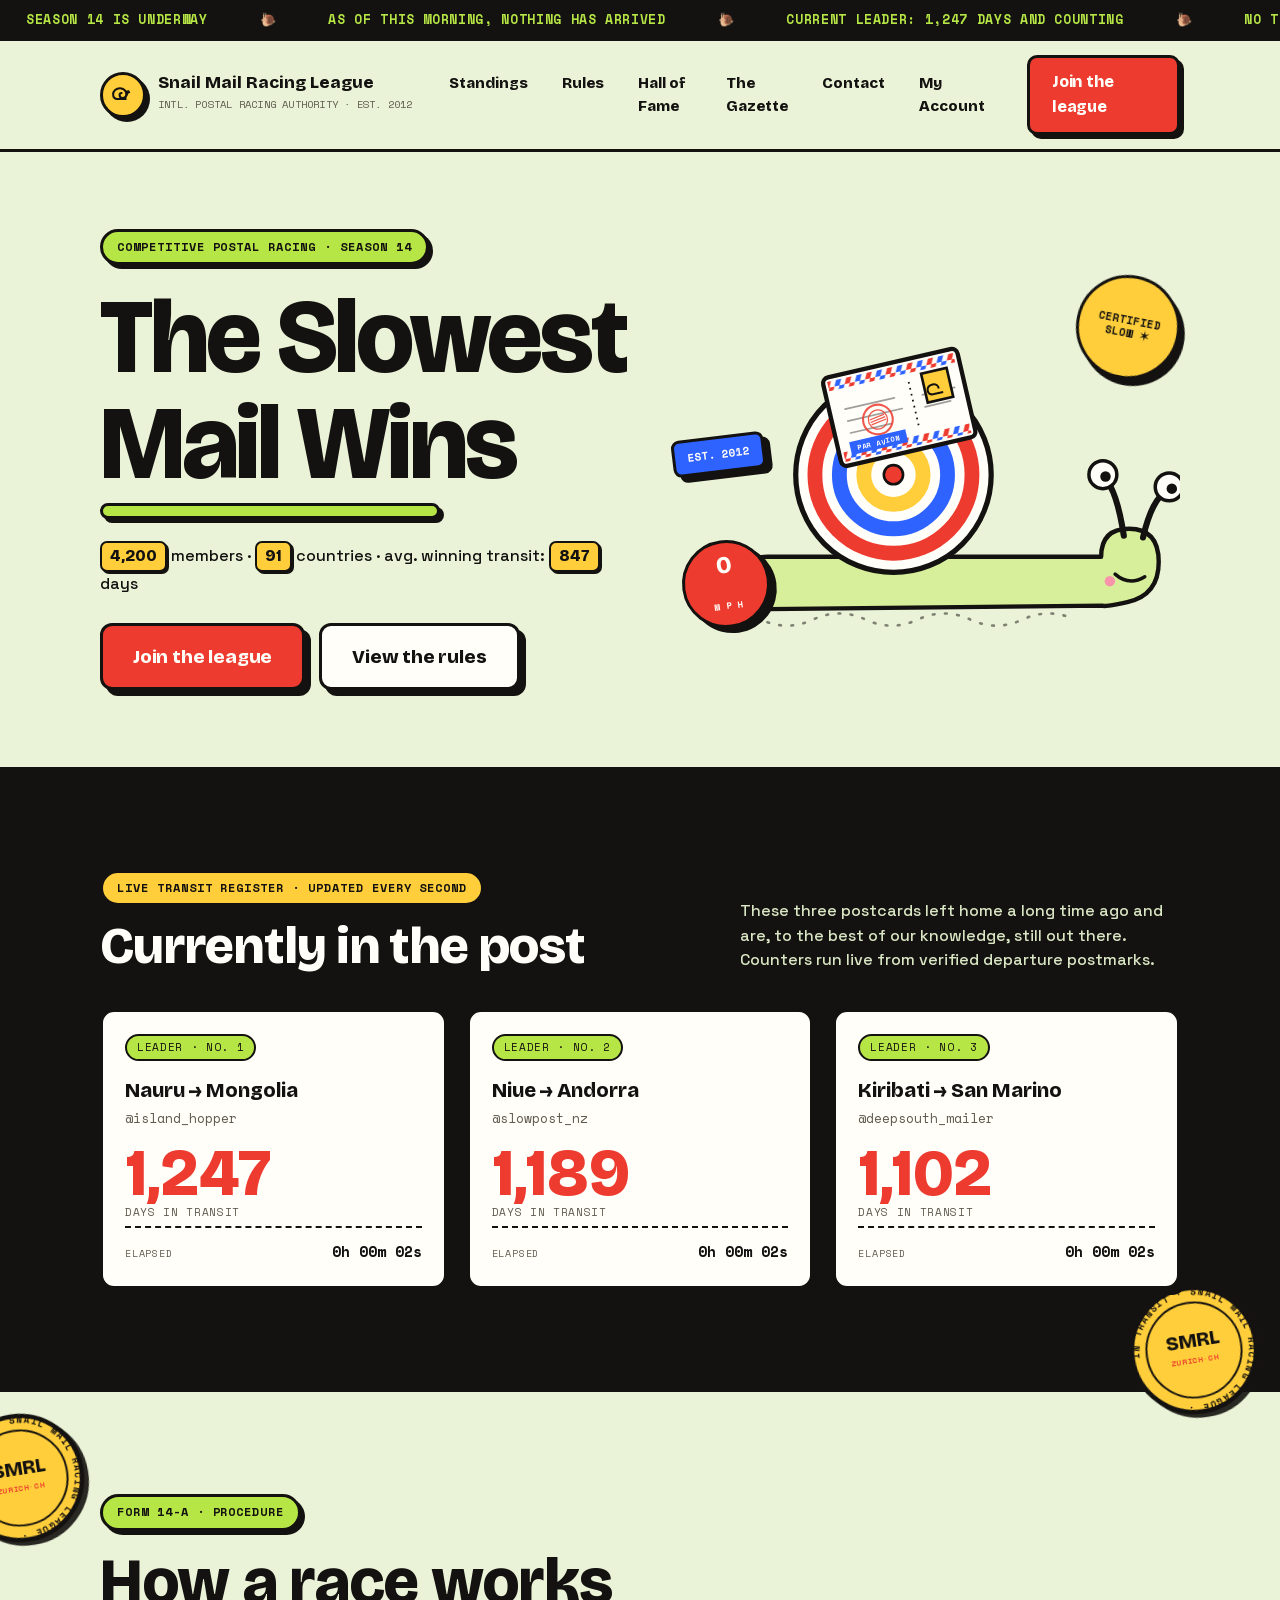
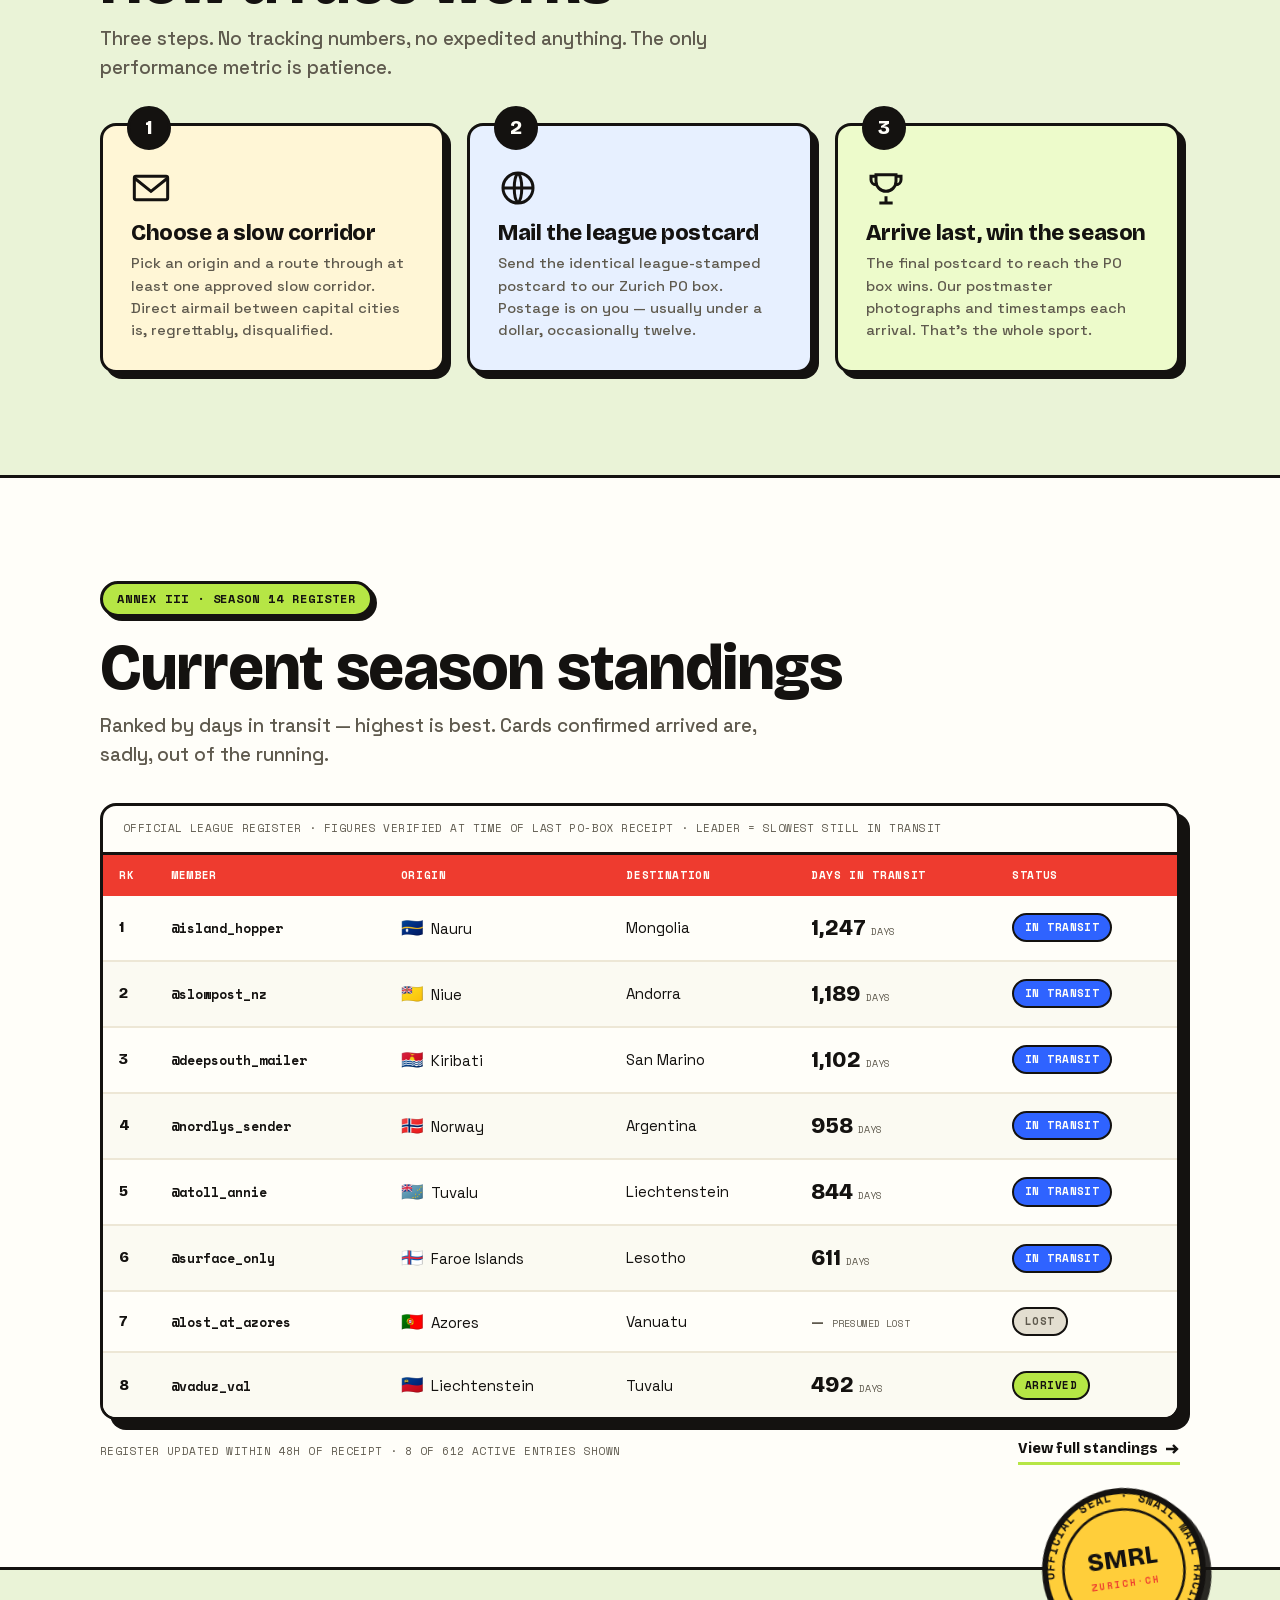
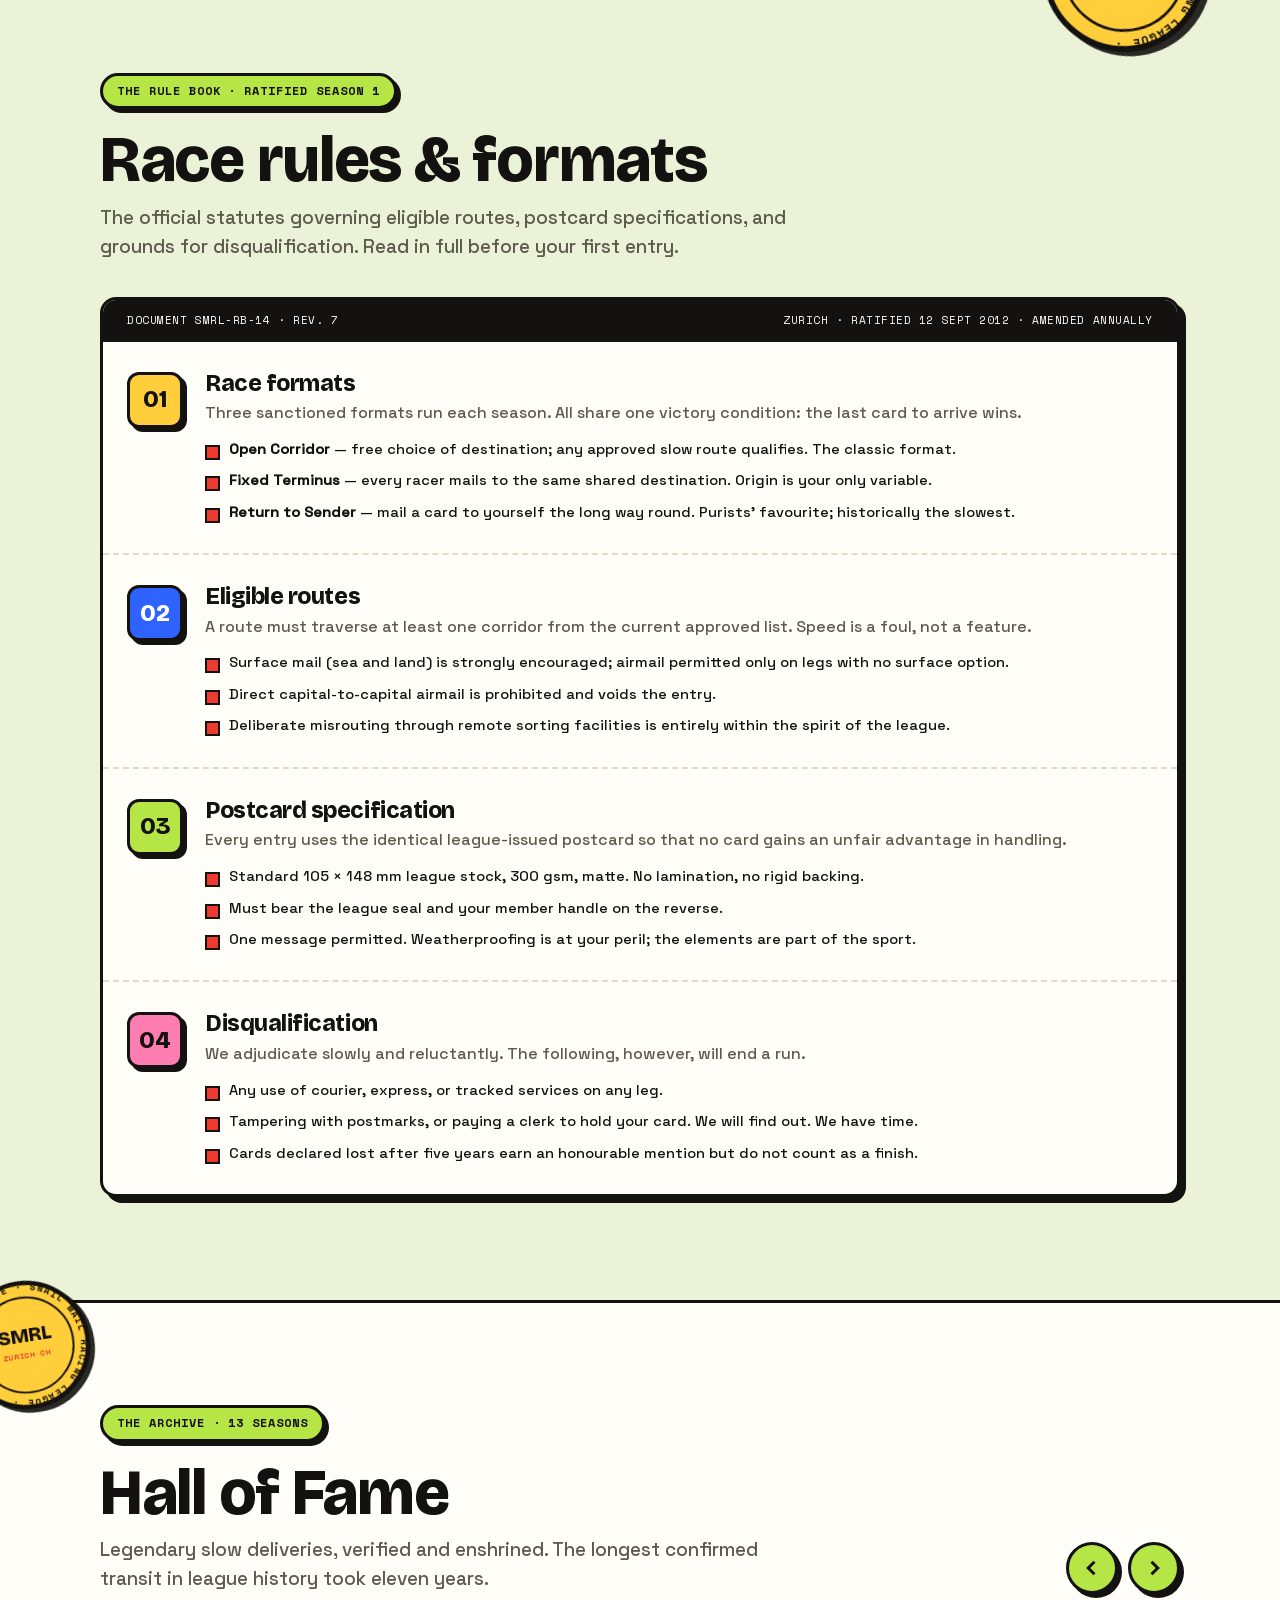
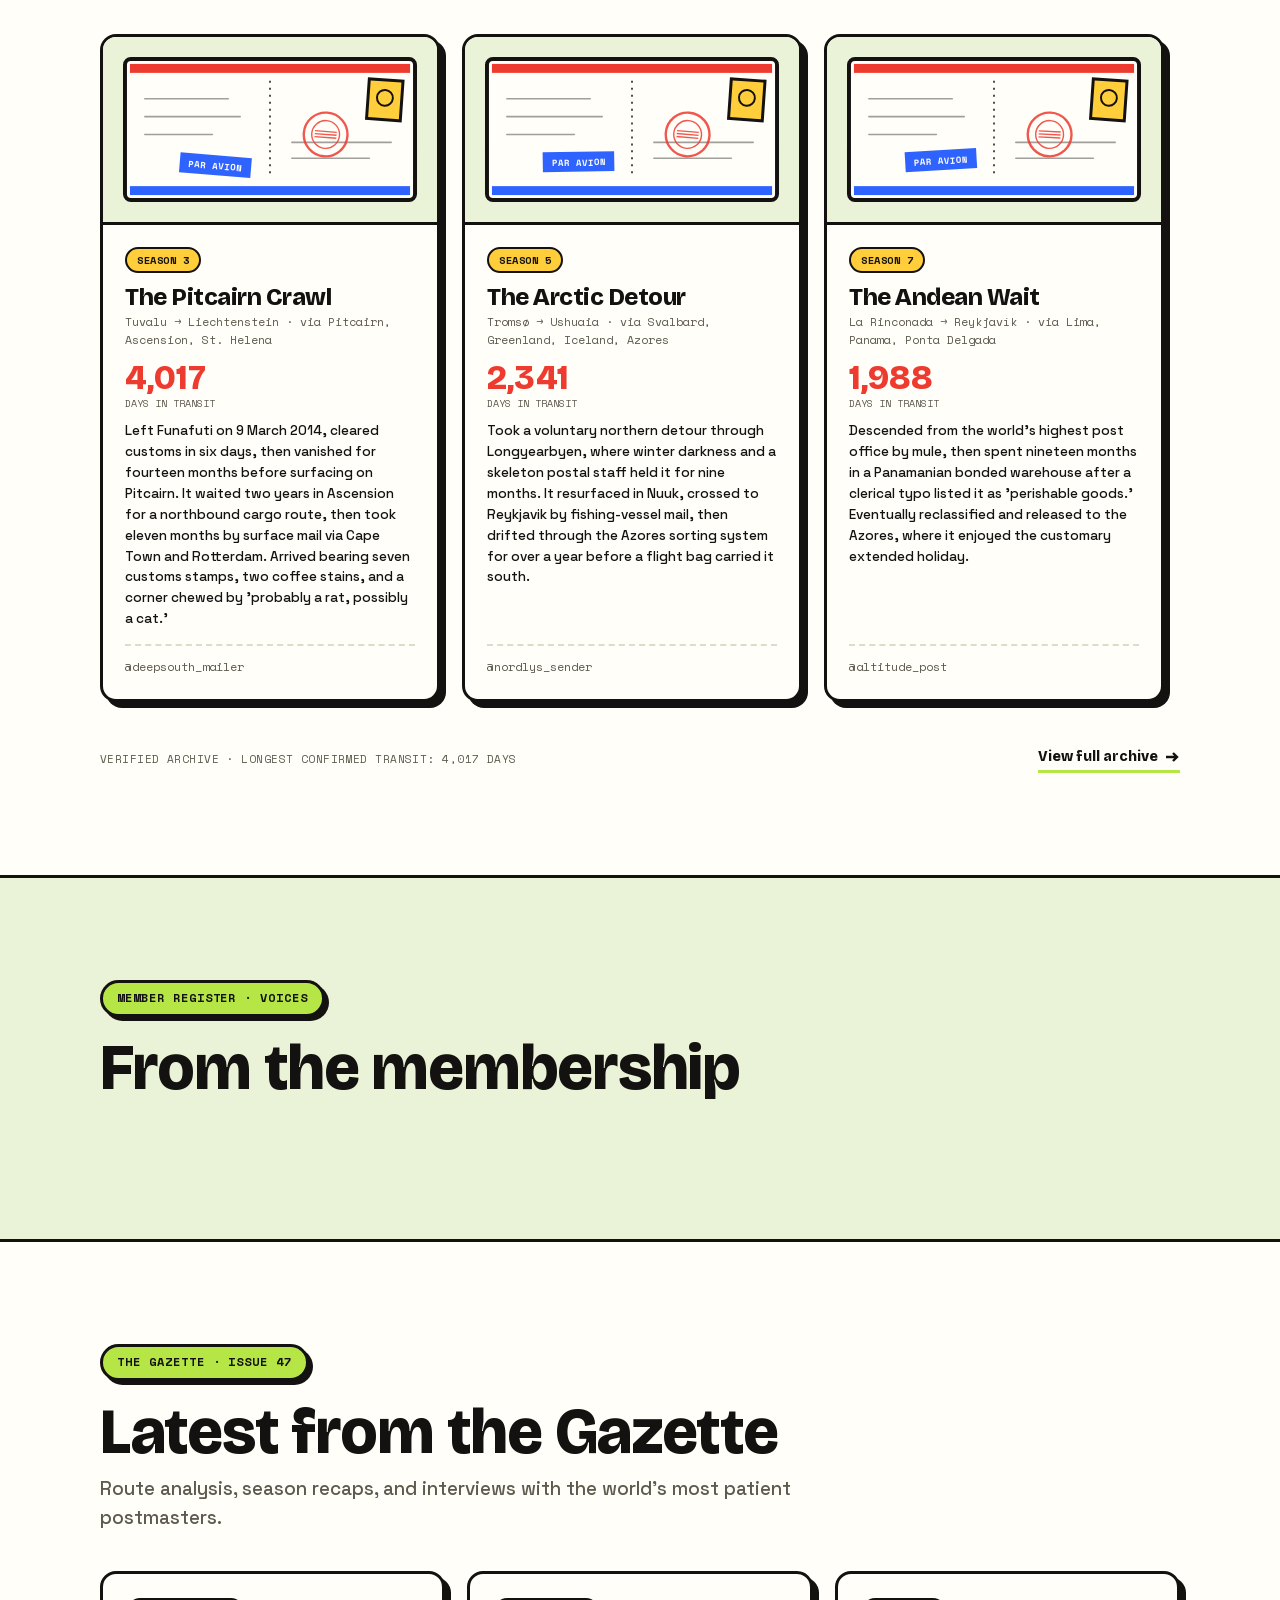
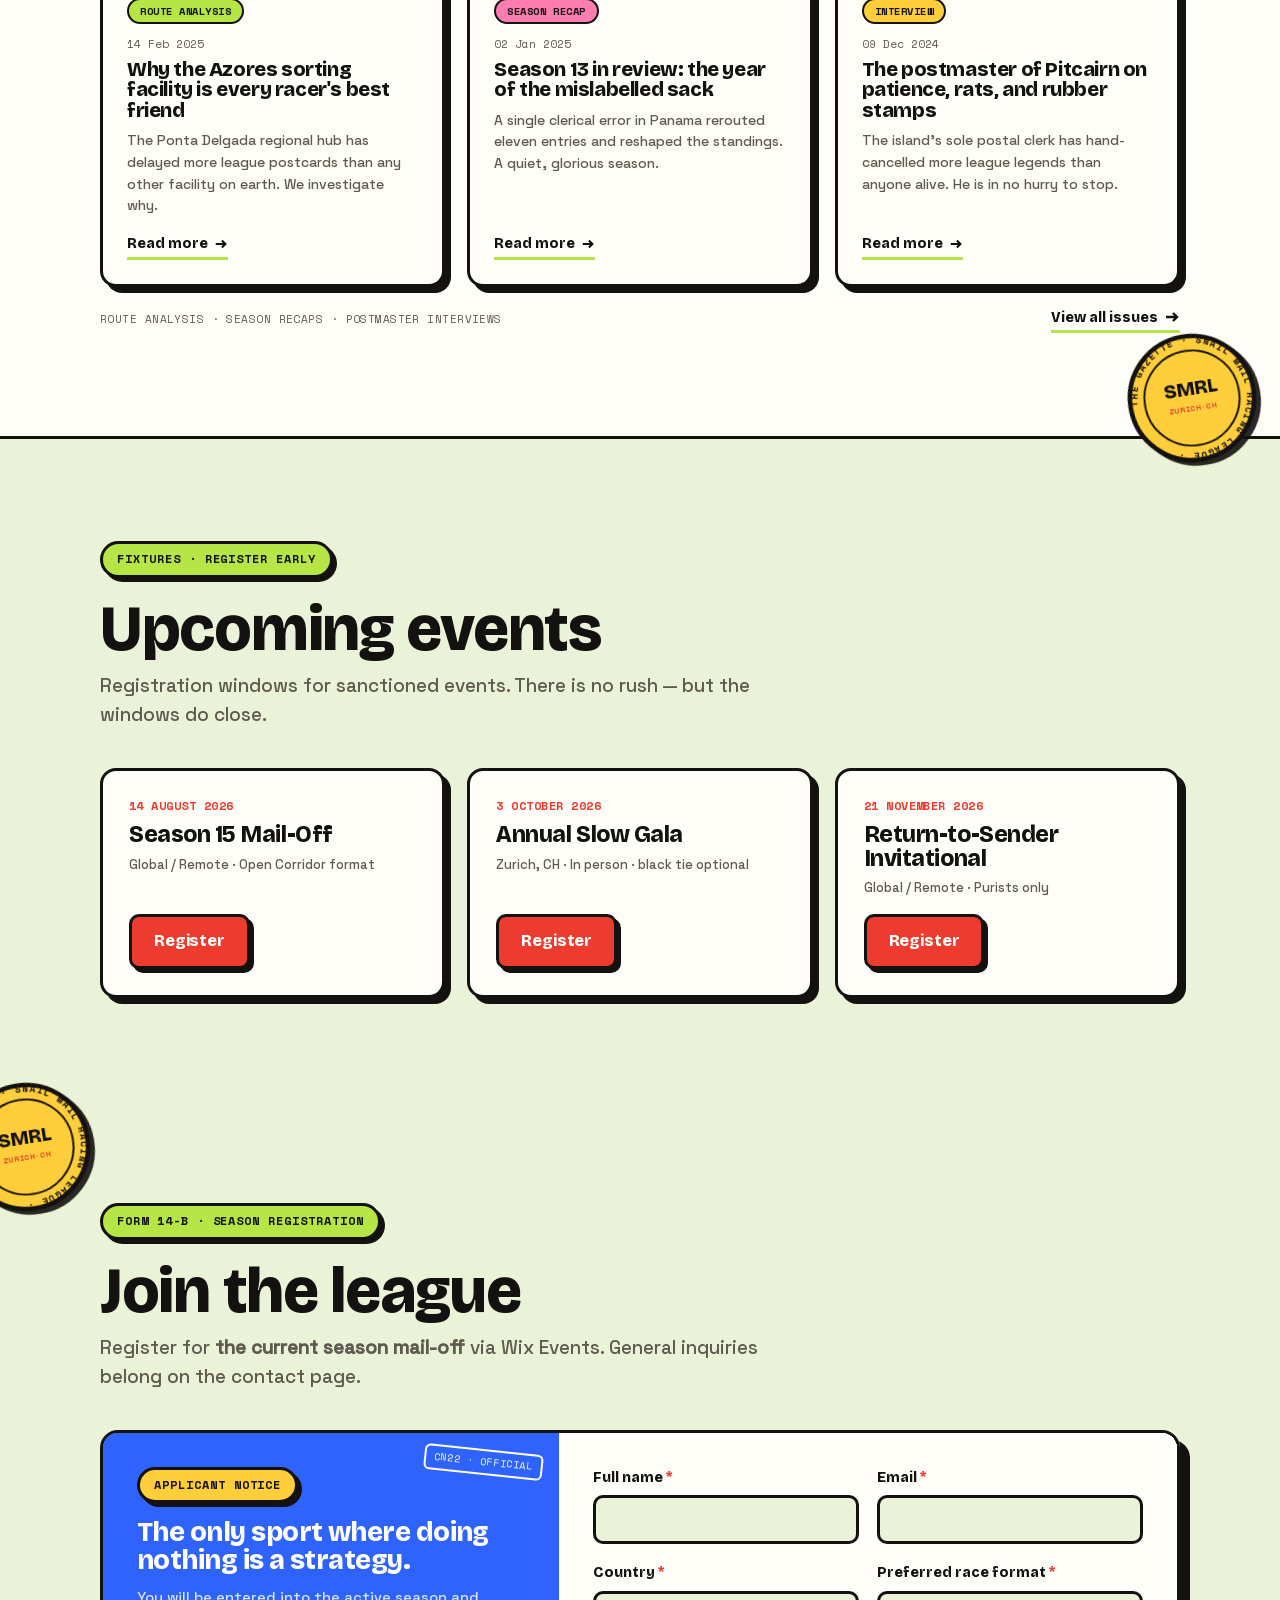
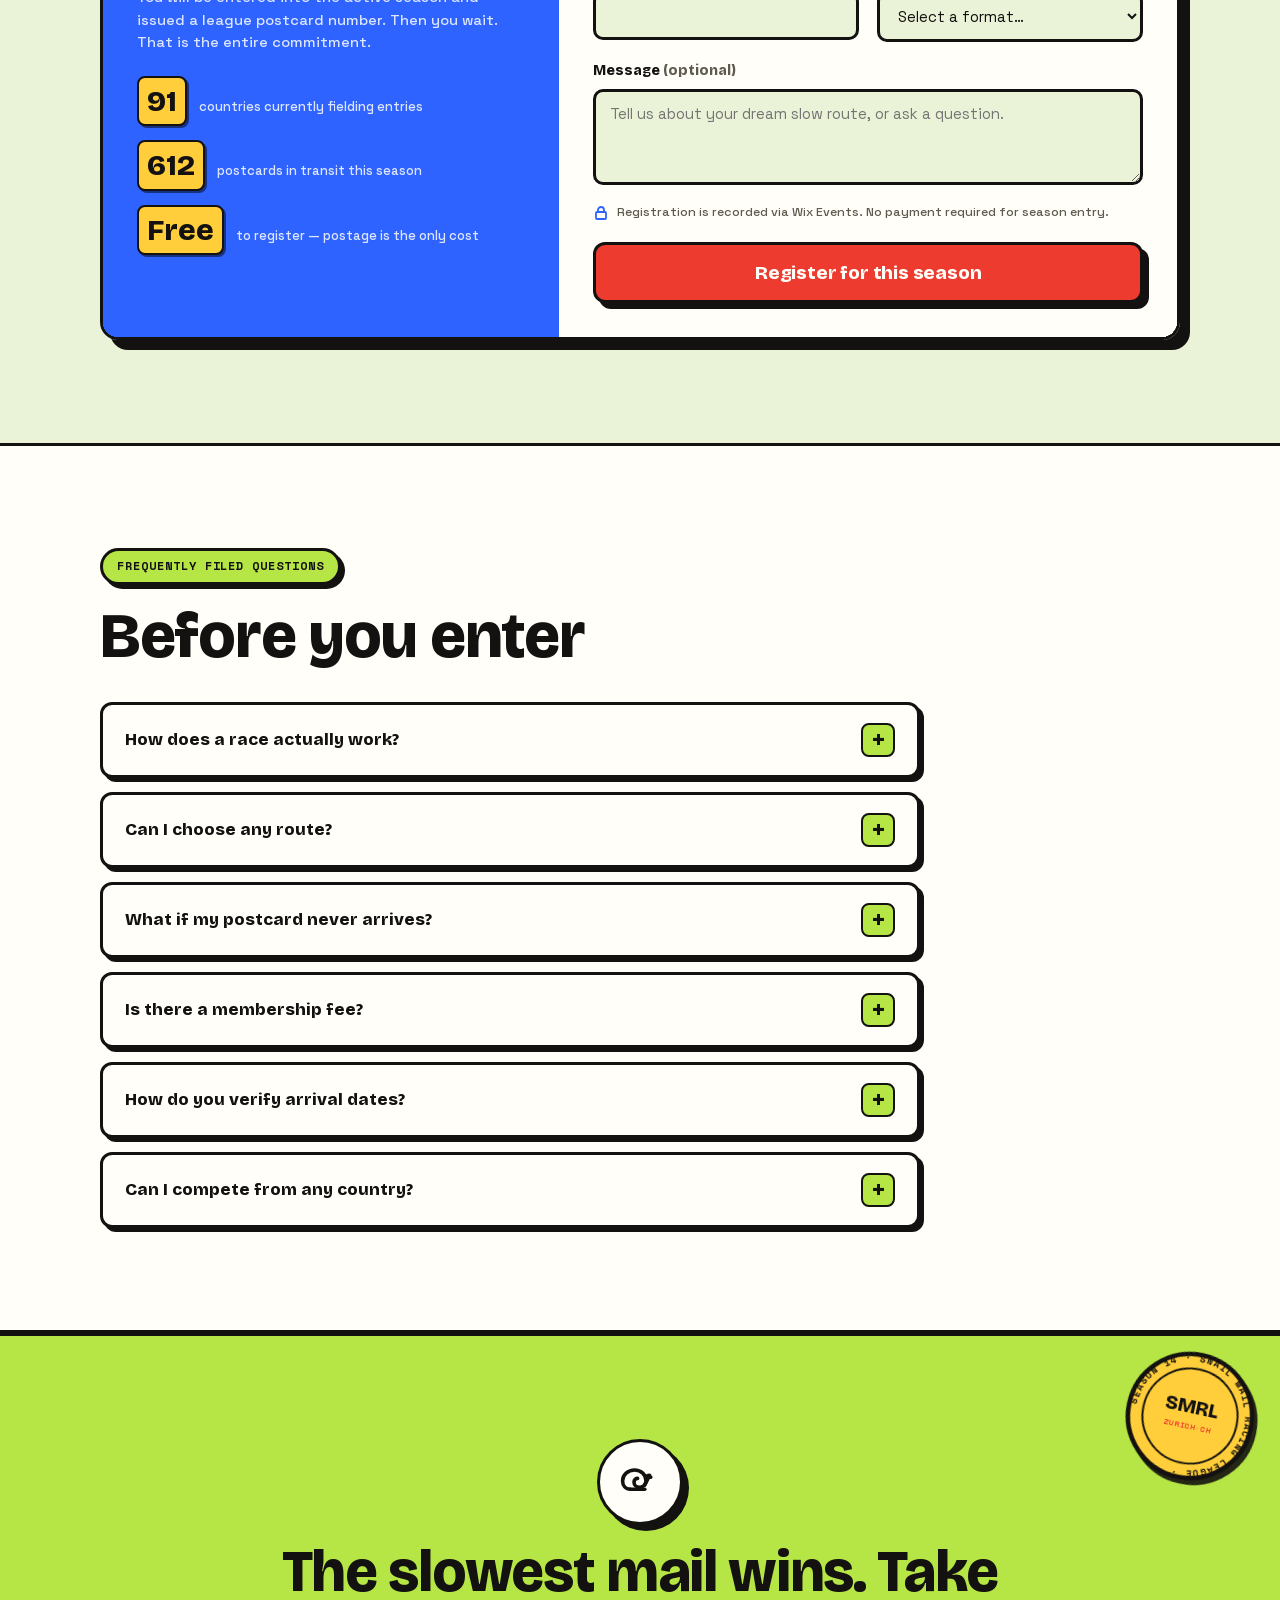
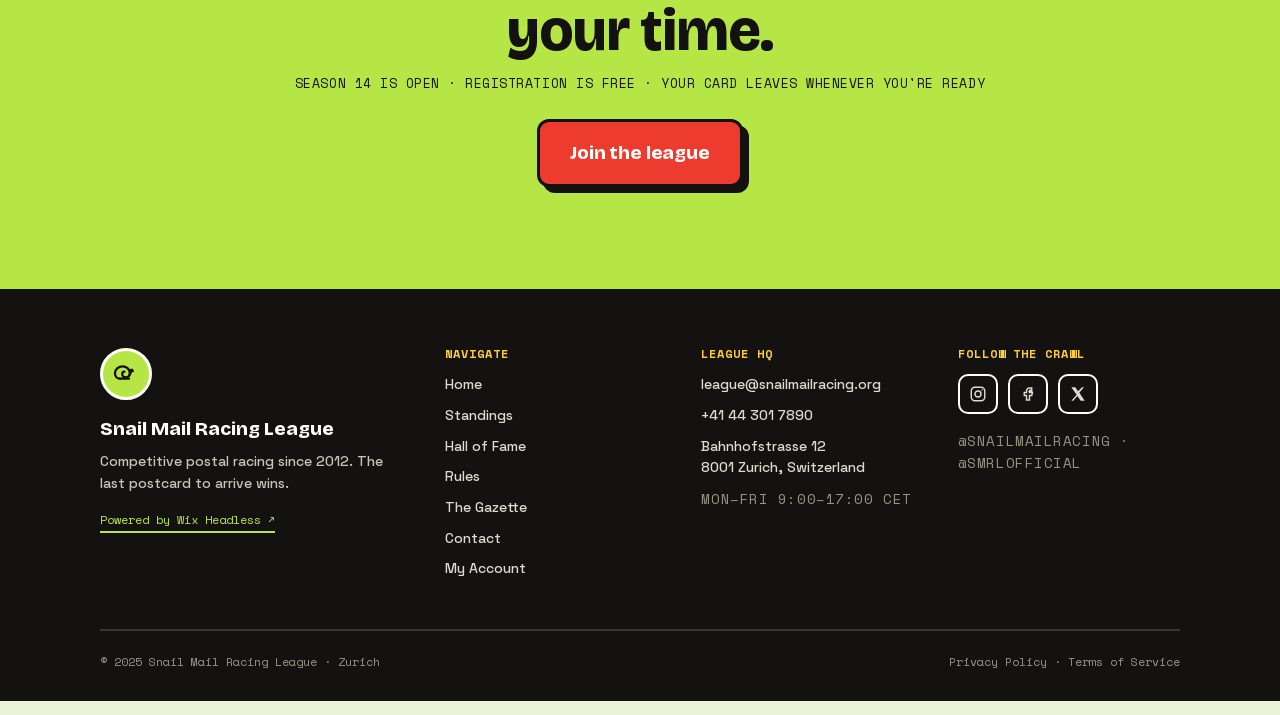
<file: index.html>
<!DOCTYPE html>
<html lang="en">
<head>
<meta charset="UTF-8" />
<meta name="viewport" content="width=device-width, initial-scale=1.0" />
<title>Snail Mail Racing League — The Slowest Mail Wins</title>
<meta name="description" content="The world's only competitive league for slow postal delivery. Mail an identical postcard through the slowest route you can find. The last card to arrive wins the season. Est. 2012, Zurich." />

<link rel="preconnect" href="https://esm.sh" crossorigin>
<link rel="preconnect" href="https://www.wixapis.com" crossorigin>
<link rel="preconnect" href="https://edge.wixapis.com" crossorigin>
<link rel="preload" href="/fonts/bricolage-800.woff2" as="font" type="font/woff2" crossorigin fetchpriority="high">
<style>
@font-face{font-family:"Bricolage Grotesque";font-style:normal;font-weight:800;font-display:optional;src:url("/fonts/bricolage-800.woff2") format("woff2")}
@font-face{font-family:"Space Grotesk";font-style:normal;font-weight:400 500;font-display:optional;src:url("/fonts/space-grotesk.woff2") format("woff2")}
@font-face{font-family:"Space Mono";font-style:normal;font-weight:400;font-display:optional;src:url("/fonts/space-mono-400.woff2") format("woff2")}
@font-face{font-family:"Space Mono";font-style:normal;font-weight:700;font-display:optional;src:url("/fonts/space-mono-700.woff2") format("woff2")}
:root{
  --bg:#EAF3D7;--paper:#FFFEF9;--ink:#141210;--muted:#5F5A4E;
  --red:#EE3B2F;--blue:#2F63FF;--lime:#B6E645;--yellow:#FFCE3A;
  --disp:"Bricolage Grotesque",system-ui,sans-serif;
  --body:"Space Grotesk",system-ui,sans-serif;
  --mono:"Space Mono",ui-monospace,monospace;
  --maxw:1200px;--pad:clamp(18px,5vw,60px);
  --bd:3px solid var(--ink);--sh-sm:4px 4px 0 var(--ink);--sh:6px 6px 0 var(--ink);
}
*{box-sizing:border-box;margin:0;padding:0}
body{font-family:var(--body);background:var(--bg);color:var(--ink);line-height:1.55;-webkit-font-smoothing:antialiased;overflow-x:hidden}
img,svg{display:block;max-width:100%}
a{color:inherit;text-decoration:none}
h1{font-family:var(--disp);line-height:1.02;letter-spacing:-.02em;font-weight:800}
.eyebrow{display:inline-block;font-family:var(--mono);font-weight:700;font-size:12px;letter-spacing:.08em;text-transform:uppercase;background:var(--lime);border:var(--bd);border-radius:999px;padding:6px 14px;box-shadow:var(--sh-sm)}
.wrap{max-width:var(--maxw);margin:0 auto;padding-inline:var(--pad)}
.btn{display:inline-flex;align-items:center;justify-content:center;gap:8px;font-family:var(--disp);font-weight:700;font-size:16px;background:var(--red);color:var(--paper);border:var(--bd);border-radius:10px;padding:12px 22px;box-shadow:var(--sh-sm)}
.btn--lg{font-size:19px;padding:16px 30px;border-radius:12px;box-shadow:var(--sh)}
.btn--ghost{background:var(--paper);color:var(--ink)}
.marquee{background:var(--ink);color:var(--lime);border-bottom:var(--bd);overflow:hidden;font-family:var(--mono);font-weight:700;font-size:13px;letter-spacing:.05em;text-transform:uppercase}
.marquee__track{display:inline-flex;white-space:nowrap;padding-block:9px;animation:scroll 26s linear infinite}
.marquee__track span{padding-inline:26px}
.marquee__track .snl{color:var(--yellow)}
@keyframes scroll{from{transform:translateX(0)}to{transform:translateX(-50%)}}
header{position:sticky;top:0;z-index:200;background:var(--bg);border-bottom:var(--bd)}
.nav{display:flex;align-items:center;gap:22px;padding-block:14px}
.brand{display:flex;align-items:center;gap:12px;flex-shrink:0}
.brand .crest{width:46px;height:46px;background:var(--yellow);border:var(--bd);border-radius:50%;display:grid;place-items:center;box-shadow:var(--sh-sm);flex-shrink:0}
.brand .crest svg{width:34px;height:34px}
.brand .bt{font-family:var(--disp);font-weight:800;font-size:17px;line-height:1;display:block}
.brand .bs{font-family:var(--mono);font-size:10.5px;color:var(--muted);letter-spacing:.02em;text-transform:uppercase}
.navlinks{display:flex;gap:6px;margin-left:auto}
.navlinks a{font-family:var(--disp);font-weight:700;font-size:15px;padding:8px 12px;border-radius:8px;border:2px solid transparent}
.nav-join{margin-left:6px}
.hamburger{display:none;width:46px;height:46px;border:var(--bd);border-radius:10px;background:var(--lime);box-shadow:var(--sh-sm);position:relative}
.hamburger span,.hamburger span::before,.hamburger span::after{content:"";position:absolute;left:50%;transform:translateX(-50%);width:22px;height:3px;background:var(--ink);border-radius:2px}
.hamburger span{top:50%;margin-top:-1.5px}
.hamburger span::before{top:-7px}.hamburger span::after{top:7px}
.mobile-menu{display:none;flex-direction:column;gap:8px;padding:16px var(--pad);border-bottom:var(--bd);background:var(--bg)}
.mobile-menu.open{display:flex}
.hero{padding-block:clamp(40px,6vw,86px);position:relative}
.hero .wrap{display:grid;grid-template-columns:1.05fr .95fr;gap:clamp(24px,4vw,56px);align-items:center}
.hero-copy h1{font-size:clamp(48px,9vw,104px);margin:20px 0 6px;letter-spacing:-.03em}
.hero .u-line{display:block;height:16px;width:min(340px,70%);background:var(--lime);border:var(--bd);border-radius:999px;margin:6px 0 22px;box-shadow:var(--sh-sm)}
.stat{font-size:16px;font-weight:500;margin-bottom:26px;max-width:46ch}
.stat b{font-family:var(--disp);font-weight:800;background:var(--yellow);border:2px solid var(--ink);border-radius:7px;padding:1px 8px;display:inline-block;box-shadow:2px 2px 0 var(--ink)}
.hero-cta{display:flex;gap:14px;flex-wrap:wrap}
.postcard-stage{position:relative;display:grid;place-items:center;min-height:360px}
.postcard{width:100%;max-width:520px;height:auto}
.postcard.animate{animation:placein .7s cubic-bezier(.2,.8,.2,1) both}
@keyframes placein{from{opacity:0;transform:translateY(30px) rotate(-4deg)}to{opacity:1;transform:none}}
.stalks{transform-box:fill-box;transform-origin:bottom center;animation:wiggle 3.4s ease-in-out infinite}
@keyframes wiggle{0%,100%{transform:rotate(0)}25%{transform:rotate(4deg)}75%{transform:rotate(-4deg)}}
.sticker{position:absolute;border:var(--bd);box-shadow:var(--sh);font-family:var(--mono);font-weight:700;text-transform:uppercase;z-index:3}
.s-slow{top:2%;right:0;width:104px;height:104px;border-radius:50%;background:var(--yellow);display:grid;place-items:center;text-align:center;font-size:11px;line-height:1.15;padding:10px;transform:rotate(11deg)}
.s-mph{bottom:6%;left:-2%;width:88px;height:88px;border-radius:50%;background:var(--red);color:var(--paper);display:grid;place-items:center;text-align:center;transform:rotate(-8deg)}
.s-mph b{font-family:var(--disp);font-size:24px;display:block;line-height:.9}
.s-mph small{font-size:9px}
.s-since{top:44%;left:-4%;background:var(--blue);color:var(--paper);font-size:11px;padding:7px 12px;border-radius:8px;transform:rotate(-7deg)}
@media (max-width:760px){
  .navlinks,.nav-join{display:none}
  .hamburger{display:block;margin-left:auto}
  .hero .wrap{grid-template-columns:1fr}
  .postcard-stage{order:-1;min-height:300px}
}
</style>
<link rel="preload" href="styles.css" as="style" onload="this.onload=null;this.rel='stylesheet'">
<noscript><link rel="stylesheet" href="styles.css"></noscript>
<script type="application/ld+json">
{
  "@context": "https://schema.org",
  "@type": "SportsOrganization",
  "name": "Snail Mail Racing League",
  "url": "https://snailmailracing.org",
  "foundingDate": "2012",
  "sport": "Competitive postal racing",
  "email": "league@snailmailracing.org",
  "telephone": "+41 44 301 7890",
  "address": {
    "@type": "PostalAddress",
    "streetAddress": "Bahnhofstrasse 12",
    "postalCode": "8001",
    "addressLocality": "Zurich",
    "addressCountry": "CH"
  },
  "sameAs": [
    "https://instagram.com/snailmailracing",
    "https://facebook.com/snailmailracingleague",
    "https://x.com/smrlofficial"
  ]
}
</script>
</head>

<body>

<!-- ============ MARQUEE ============ -->
<div class="marquee" role="status" aria-label="League notices">
  <div class="marquee__track">
    <span>Season 14 is underway</span><span class="snl">🐌</span>
    <span>As of this morning, nothing has arrived</span><span class="snl">🐌</span>
    <span>Current leader: 1,247 days and counting</span><span class="snl">🐌</span>
    <span>No tracking numbers · no expedited anything</span><span class="snl">🐌</span>
    <span>Average winning time: 847 days</span><span class="snl">🐌</span>
    <span>Registration is free</span><span class="snl">🐌</span>
    <span aria-hidden="true">Season 14 is underway</span><span class="snl" aria-hidden="true">🐌</span>
    <span aria-hidden="true">As of this morning, nothing has arrived</span><span class="snl" aria-hidden="true">🐌</span>
    <span aria-hidden="true">Current leader: 1,247 days and counting</span><span class="snl" aria-hidden="true">🐌</span>
    <span aria-hidden="true">No tracking numbers · no expedited anything</span><span class="snl" aria-hidden="true">🐌</span>
    <span aria-hidden="true">Average winning time: 847 days</span><span class="snl" aria-hidden="true">🐌</span>
    <span aria-hidden="true">Registration is free</span><span class="snl" aria-hidden="true">🐌</span>
  </div>
</div>

<!-- ============ HEADER ============ -->
<header>
  <div class="wrap nav">
    <a class="brand" href="#top" aria-label="Snail Mail Racing League home">
      <span class="crest" aria-hidden="true">
        <svg viewBox="0 0 100 100" fill="none">
          <g stroke="#141210" stroke-width="6" fill="none" stroke-linecap="round" stroke-linejoin="round">
            <path d="M34 62 c-8 0 -13 -6 -13 -14 c0 -10 9 -18 20 -18 c11 0 19 8 19 18 c0 6 -5 11 -11 11 c-5 0 -9 -4 -9 -9 c0 -4 3 -6 6 -6"/>
            <path d="M34 62 h24"/><path d="M58 55 l8 -16 M64 39 l4 3 M60 40 l4 3"/>
          </g>
        </svg>
      </span>
      <span>
        <span class="bt">Snail Mail Racing League</span>
        <span class="bs">Intl. Postal Racing Authority · Est. 2012</span>
      </span>
    </a>
    <nav class="navlinks" aria-label="Primary">
      <a href="/standings.html">Standings</a>
      <a href="/rules.html">Rules</a>
      <a href="/hall-of-fame.html">Hall of Fame</a>
      <a href="/blog.html">The Gazette</a>
      <a href="/contact.html">Contact</a>
      <a href="/account.html">My Account</a>
    </nav>
    <a href="#register" class="btn nav-join">Join the league</a>
    <button class="hamburger" id="hamb" aria-label="Open menu" aria-expanded="false" aria-controls="mobileMenu">
      <span aria-hidden="true"></span>
    </button>
  </div>
  <nav class="mobile-menu" id="mobileMenu" aria-label="Mobile">
    <a href="/standings.html">Standings</a>
    <a href="/rules.html">Rules</a>
    <a href="/hall-of-fame.html">Hall of Fame</a>
    <a href="/blog.html">The Gazette</a>
    <a href="/contact.html">Contact</a>
    <a href="/account.html">My Account</a>
    <a href="#register" class="btn btn--lg">Join the league</a>
  </nav>
</header>

<main id="top">

<!-- ============ HERO ============ -->
<section class="hero">
  <div class="wrap">
    <div class="hero-copy">
      <span class="eyebrow">Competitive Postal Racing · Season 14</span>
      <h1 id="heroHead">The Slowest Mail Wins</h1>
      <span class="u-line" aria-hidden="true"></span>
      <p class="stat"><b>4,200</b> members · <b>91</b> countries · avg. winning transit: <b>847</b> days</p>
      <div class="hero-cta">
        <a href="#register" class="btn btn--lg">Join the league</a>
        <a href="/rules.html" class="btn btn--ghost btn--lg">View the rules</a>
      </div>
    </div>

    <div class="postcard-stage">
      <svg class="postcard" id="postcard" viewBox="0 0 560 440" role="img"
        aria-label="A cheerful cartoon snail with a big colourful spiral shell, carrying a postcard marked PAR AVION, leaving a dashed crawl trail behind it.">
        <defs>
          <pattern id="chev" width="24" height="12" patternUnits="userSpaceOnUse">
            <rect width="24" height="12" fill="#FFFEF9"/>
            <path d="M0 12 L6 0 L12 0 L6 12 Z" fill="#EE3B2F"/>
            <path d="M12 12 L18 0 L24 0 L18 12 Z" fill="#2F63FF"/>
          </pattern>
        </defs>
        <path d="M20 404 q30 -14 60 0 t60 0 t60 0 t60 0 t60 0 t60 0 t60 0" fill="none"
          stroke="#141210" stroke-width="3" stroke-dasharray="2 12" stroke-linecap="round" opacity=".5"/>
        <path d="M78 392 Q56 392 56 362 Q56 332 88 332 L470 332 Q470 300 502 300
                 Q536 300 536 338 Q536 376 500 384 Q472 390 472 388 L88 392 Z"
              fill="#D7EE9A" stroke="#141210" stroke-width="5" stroke-linejoin="round"/>
        <path d="M486 352 q16 14 34 3" fill="none" stroke="#141210" stroke-width="4" stroke-linecap="round"/>
        <circle cx="480" cy="360" r="6" fill="#FF7DB0" opacity=".8"/>
        <circle cx="232" cy="238" r="112" fill="#FFFEF9" stroke="#141210" stroke-width="6"/>
        <circle cx="232" cy="238" r="90" fill="none" stroke="#EE3B2F" stroke-width="17"/>
        <circle cx="232" cy="238" r="62" fill="none" stroke="#2F63FF" stroke-width="17"/>
        <circle cx="232" cy="238" r="34" fill="none" stroke="#FFCE3A" stroke-width="17"/>
        <circle cx="232" cy="238" r="11" fill="#EE3B2F" stroke="#141210" stroke-width="3"/>
        <g transform="translate(150 128) rotate(-13)">
          <rect x="0" y="0" width="158" height="104" rx="7" fill="#FFFEF9" stroke="#141210" stroke-width="5"/>
          <rect x="5" y="5" width="148" height="11" fill="url(#chev)"/>
          <rect x="5" y="88" width="148" height="11" fill="url(#chev)"/>
          <line x1="96" y1="26" x2="96" y2="80" stroke="#141210" stroke-width="2" stroke-dasharray="2 5"/>
          <g stroke="#141210" stroke-width="2" opacity=".4" stroke-linecap="round">
            <path d="M18 40 h58"/><path d="M18 54 h64"/><path d="M18 68 h48"/>
            <path d="M108 44 h38"/><path d="M108 58 h30"/>
          </g>
          <g transform="translate(112 20)">
            <rect x="0" y="0" width="30" height="34" fill="#FFCE3A" stroke="#141210" stroke-width="3"/>
            <path d="M8 26 c-3 0 -5 -2 -5 -5 c0 -4 3 -6 7 -6 c4 0 6 3 6 6" fill="none" stroke="#141210" stroke-width="2.4"/>
            <path d="M8 26 h12" stroke="#141210" stroke-width="2.4"/>
          </g>
          <g transform="translate(52 60) rotate(-9)" opacity=".85">
            <circle r="17" fill="none" stroke="#EE3B2F" stroke-width="2.4"/>
            <circle r="11" fill="none" stroke="#EE3B2F" stroke-width="1.4"/>
            <path d="M-9 0 h18 M-9 -3 h18 M-9 3 h18" stroke="#EE3B2F" stroke-width="1.4"/>
          </g>
          <g transform="translate(14 78)">
            <rect x="0" y="0" width="66" height="15" fill="#2F63FF"/>
            <text x="33" y="11" text-anchor="middle" font-family="Space Mono, monospace" font-weight="700" font-size="8" fill="#FFFEF9" letter-spacing="1">PAR AVION</text>
          </g>
        </g>
        <g class="stalks">
          <path d="M496 308 q-8 -52 -22 -66" fill="none" stroke="#141210" stroke-width="7" stroke-linecap="round"/>
          <circle cx="472" cy="238" r="16" fill="#FFFEF9" stroke="#141210" stroke-width="4"/>
          <circle cx="475" cy="240" r="6" fill="#141210"/>
          <path d="M518 310 q10 -44 28 -54" fill="none" stroke="#141210" stroke-width="7" stroke-linecap="round"/>
          <circle cx="548" cy="252" r="16" fill="#FFFEF9" stroke="#141210" stroke-width="4"/>
          <circle cx="551" cy="254" r="6" fill="#141210"/>
        </g>
      </svg>

      <!-- peel stickers -->
      <span class="sticker s-slow" aria-hidden="true">Certified<br>Slow ✶</span>
      <span class="sticker s-mph" aria-hidden="true"><b>0</b><small>M P H</small></span>
      <span class="sticker s-since" aria-hidden="true">Est. 2012</span>
    </div>
  </div>
</section>

<!-- ============ LIVE TRANSIT COUNTER (bonus) ============ -->
<section class="section section--dark transit" id="transit" aria-labelledby="transit-h">
  <div class="stamp-wm" style="bottom:-24px;right:20px" aria-hidden="true"><svg viewBox="0 0 200 200" aria-hidden="true"><circle cx="100" cy="100" r="94" fill="#FFCE3A" stroke="#141210" stroke-width="7"/><circle cx="100" cy="100" r="72" fill="none" stroke="#141210" stroke-width="3"/><path id="wm-transit" d="M100 100 m-83 0 a83 83 0 1 1 166 0 a83 83 0 1 1 -166 0" fill="none"/><text font-family="Space Mono, monospace" font-weight="700" font-size="14" letter-spacing="1.5" fill="#141210"><textPath href="#wm-transit" startOffset="0%">IN TRANSIT · SNAIL MAIL RACING LEAGUE · </textPath></text><text x="100" y="96" text-anchor="middle" font-family="Bricolage Grotesque, sans-serif" font-weight="800" font-size="30" fill="#141210">SMRL</text><text x="100" y="120" text-anchor="middle" font-family="Space Mono, monospace" font-weight="700" font-size="11" letter-spacing="2" fill="#EE3B2F">ZURICH·CH</text></svg></div>
  <div class="wrap">
    <div class="transit-head">
      <div>
        <span class="eyebrow">Live Transit Register · updated every second</span>
        <h2 id="transit-h">Currently in the post</h2>
      </div>
      <p>These three postcards left home a long time ago and are, to the best of our knowledge, still out there. Counters run live from verified departure postmarks.</p>
    </div>
    <div class="leaders" id="leaders" aria-live="off">
      <div class="leader" role="group" data-days="1247" data-rank="1">
        <div class="lead-rank">Leader · No. 1</div>
        <div class="lead-route">Nauru → Mongolia</div>
        <div class="lead-handle">@island_hopper</div>
        <div class="bignum"><span class="dval">1,247</span><small>days in transit</small></div>
        <div class="clock"><span>elapsed</span><b class="cval">—</b></div>
      </div>
      <div class="leader" role="group" data-days="1189" data-rank="2">
        <div class="lead-rank">Leader · No. 2</div>
        <div class="lead-route">Niue → Andorra</div>
        <div class="lead-handle">@slowpost_nz</div>
        <div class="bignum"><span class="dval">1,189</span><small>days in transit</small></div>
        <div class="clock"><span>elapsed</span><b class="cval">—</b></div>
      </div>
      <div class="leader" role="group" data-days="1102" data-rank="3">
        <div class="lead-rank">Leader · No. 3</div>
        <div class="lead-route">Kiribati → San Marino</div>
        <div class="lead-handle">@deepsouth_mailer</div>
        <div class="bignum"><span class="dval">1,102</span><small>days in transit</small></div>
        <div class="clock"><span>elapsed</span><b class="cval">—</b></div>
      </div>
    </div>
  </div>
</section>

<!-- ============ HOW IT WORKS ============ -->
<section class="section" id="how" aria-labelledby="how-h">
  <div class="stamp-wm" style="top:20px;left:-46px" aria-hidden="true"><svg viewBox="0 0 200 200" aria-hidden="true"><circle cx="100" cy="100" r="94" fill="#FFCE3A" stroke="#141210" stroke-width="7"/><circle cx="100" cy="100" r="72" fill="none" stroke="#141210" stroke-width="3"/><path id="wm-how" d="M100 100 m-83 0 a83 83 0 1 1 166 0 a83 83 0 1 1 -166 0" fill="none"/><text font-family="Space Mono, monospace" font-weight="700" font-size="14" letter-spacing="1.5" fill="#141210"><textPath href="#wm-how" startOffset="0%">PROCEDURE · SNAIL MAIL RACING LEAGUE · </textPath></text><text x="100" y="96" text-anchor="middle" font-family="Bricolage Grotesque, sans-serif" font-weight="800" font-size="30" fill="#141210">SMRL</text><text x="100" y="120" text-anchor="middle" font-family="Space Mono, monospace" font-weight="700" font-size="11" letter-spacing="2" fill="#EE3B2F">ZURICH·CH</text></svg></div>
  <div class="wrap">
    <span class="eyebrow">Form 14-A · Procedure</span>
    <h2 class="section-title" id="how-h">How a race works</h2>
    <p class="section-lede">Three steps. No tracking numbers, no expedited anything. The only performance metric is patience.</p>
    <div class="how-grid">
      <div class="step reveal">
        <div class="snum">1</div>
        <svg class="sicon" viewBox="0 0 24 24" fill="none" stroke="currentColor" stroke-width="1.8" aria-hidden="true">
          <rect x="2" y="5" width="20" height="14" rx="1"/><path d="M2 6 l10 8 10 -8"/></svg>
        <h3>Choose a slow corridor</h3>
        <p>Pick an origin and a route through at least one approved slow corridor. Direct airmail between capital cities is, regrettably, disqualified.</p>
      </div>
      <div class="step reveal">
        <div class="snum">2</div>
        <svg class="sicon" viewBox="0 0 24 24" fill="none" stroke="currentColor" stroke-width="1.8" aria-hidden="true">
          <circle cx="12" cy="12" r="9"/><path d="M3 12h18M12 3c3 3 3 15 0 18M12 3c-3 3 -3 15 0 18"/></svg>
        <h3>Mail the league postcard</h3>
        <p>Send the identical league-stamped postcard to our Zurich PO box. Postage is on you — usually under a dollar, occasionally twelve.</p>
      </div>
      <div class="step reveal">
        <div class="snum">3</div>
        <svg class="sicon" viewBox="0 0 24 24" fill="none" stroke="currentColor" stroke-width="1.8" aria-hidden="true">
          <path d="M8 21h8M12 17v4M6 4h12v4a6 6 0 0 1-12 0zM6 5H3v2a3 3 0 0 0 3 3M18 5h3v2a3 3 0 0 1-3 3"/></svg>
        <h3>Arrive last, win the season</h3>
        <p>The final postcard to reach the PO box wins. Our postmaster photographs and timestamps each arrival. That's the whole sport.</p>
      </div>
    </div>
  </div>
</section>

<!-- ============ STANDINGS (requirement) ============ -->
<section class="section section--tint" id="standings" aria-labelledby="standings-h">
  <div class="wrap">
    <div class="standings-head">
      <span class="eyebrow">Annex III · Season 14 Register</span>
      <h2 class="section-title" id="standings-h">Current season standings</h2>
      <p class="section-lede">Ranked by days in transit — highest is best. Cards confirmed arrived are, sadly, out of the running.</p>
    </div>

    <div class="table-frame">
      <div class="table-scroll">
        <table class="standings" id="standingsTable">
          <caption>Official league register · figures verified at time of last PO-box receipt · leader = slowest still in transit</caption>
          <thead>
            <tr>
              <th scope="col">Rk</th>
              <th scope="col">Member</th>
              <th scope="col">Origin</th>
              <th scope="col">Destination</th>
              <th scope="col">Days in transit</th>
              <th scope="col">Status</th>
            </tr>
          </thead>
          <tbody id="standingsBody">
            <tr><td class="rk">1</td><td><span class="handle">@island_hopper</span></td><td class="flagcell"><span class="fg" aria-hidden="true">🇳🇷</span>Nauru</td><td>Mongolia</td><td><span class="days"><span class="cu" data-target="1247">1,247</span><small>days</small></span></td><td><span class="badge badge--transit">In Transit</span></td></tr>
            <tr><td class="rk">2</td><td><span class="handle">@slowpost_nz</span></td><td class="flagcell"><span class="fg" aria-hidden="true">🇳🇺</span>Niue</td><td>Andorra</td><td><span class="days"><span class="cu" data-target="1189">1,189</span><small>days</small></span></td><td><span class="badge badge--transit">In Transit</span></td></tr>
            <tr><td class="rk">3</td><td><span class="handle">@deepsouth_mailer</span></td><td class="flagcell"><span class="fg" aria-hidden="true">🇰🇮</span>Kiribati</td><td>San Marino</td><td><span class="days"><span class="cu" data-target="1102">1,102</span><small>days</small></span></td><td><span class="badge badge--transit">In Transit</span></td></tr>
            <tr><td class="rk">4</td><td><span class="handle">@nordlys_sender</span></td><td class="flagcell"><span class="fg" aria-hidden="true">🇳🇴</span>Norway</td><td>Argentina</td><td><span class="days"><span class="cu" data-target="958">958</span><small>days</small></span></td><td><span class="badge badge--transit">In Transit</span></td></tr>
            <tr><td class="rk">5</td><td><span class="handle">@atoll_annie</span></td><td class="flagcell"><span class="fg" aria-hidden="true">🇹🇻</span>Tuvalu</td><td>Liechtenstein</td><td><span class="days"><span class="cu" data-target="844">844</span><small>days</small></span></td><td><span class="badge badge--transit">In Transit</span></td></tr>
            <tr><td class="rk">6</td><td><span class="handle">@surface_only</span></td><td class="flagcell"><span class="fg" aria-hidden="true">🇫🇴</span>Faroe Islands</td><td>Lesotho</td><td><span class="days"><span class="cu" data-target="611">611</span><small>days</small></span></td><td><span class="badge badge--transit">In Transit</span></td></tr>
            <tr><td class="rk">7</td><td><span class="handle">@lost_at_azores</span></td><td class="flagcell"><span class="fg" aria-hidden="true">🇵🇹</span>Azores</td><td>Vanuatu</td><td><span class="days" style="font-size:15px;color:var(--muted)">— <small>presumed lost</small></span></td><td><span class="badge badge--lost">Lost</span></td></tr>
            <tr><td class="rk">8</td><td><span class="handle">@vaduz_val</span></td><td class="flagcell"><span class="fg" aria-hidden="true">🇱🇮</span>Liechtenstein</td><td>Tuvalu</td><td><span class="days"><span class="cu" data-target="492">492</span><small>days</small></span></td><td><span class="badge badge--arrived">Arrived</span></td></tr>
          </tbody>
        </table>
      </div>
    </div>
    <div class="table-foot">
      <span class="ref">Register updated within 48h of receipt · 8 of 612 active entries shown</span>
      <a href="/standings.html" class="linkarrow">View full standings
        <svg width="16" height="16" viewBox="0 0 16 16" fill="none" stroke="currentColor" stroke-width="2.4"><path d="M2 8h11M9 4l4 4-4 4"/></svg>
      </a>
    </div>
  </div>
</section>

<!-- seamless seal binding the register to the rule book -->
<div class="seam" aria-hidden="true"><div class="seam-seal"><svg viewBox="0 0 200 200" aria-hidden="true"><circle cx="100" cy="100" r="94" fill="#FFCE3A" stroke="#141210" stroke-width="7"/><circle cx="100" cy="100" r="72" fill="none" stroke="#141210" stroke-width="3"/><path id="wm-seal" d="M100 100 m-83 0 a83 83 0 1 1 166 0 a83 83 0 1 1 -166 0" fill="none"/><text font-family="Space Mono, monospace" font-weight="700" font-size="14" letter-spacing="1.5" fill="#141210"><textPath href="#wm-seal" startOffset="0%">OFFICIAL SEAL · SNAIL MAIL RACING LEAGUE · </textPath></text><text x="100" y="96" text-anchor="middle" font-family="Bricolage Grotesque, sans-serif" font-weight="800" font-size="30" fill="#141210">SMRL</text><text x="100" y="120" text-anchor="middle" font-family="Space Mono, monospace" font-weight="700" font-size="11" letter-spacing="2" fill="#EE3B2F">ZURICH·CH</text></svg></div></div>

<!-- ============ RULES (requirement) ============ -->
<section class="section" id="rules" aria-labelledby="rules-h">
  <div class="wrap">
    <span class="eyebrow">The Rule Book · Ratified Season 1</span>
    <h2 class="section-title" id="rules-h">Race rules &amp; formats</h2>
    <p class="section-lede">The official statutes governing eligible routes, postcard specifications, and grounds for disqualification. Read in full before your first entry.</p>

    <div class="rules-doc">
      <div class="docref">
        <span>Document SMRL-RB-14 · Rev. 7</span>
        <span>Zurich · Ratified 12 Sept 2012 · Amended annually</span>
      </div>

      <div class="clause">
        <div class="cnum">01</div>
        <div>
          <h3>Race formats</h3>
          <p>Three sanctioned formats run each season. All share one victory condition: the last card to arrive wins.</p>
          <ul class="subs">
            <li><b>Open Corridor</b> — free choice of destination; any approved slow route qualifies. The classic format.</li>
            <li><b>Fixed Terminus</b> — every racer mails to the same shared destination. Origin is your only variable.</li>
            <li><b>Return to Sender</b> — mail a card to yourself the long way round. Purists' favourite; historically the slowest.</li>
          </ul>
        </div>
      </div>

      <div class="clause">
        <div class="cnum">02</div>
        <div>
          <h3>Eligible routes</h3>
          <p>A route must traverse at least one corridor from the current approved list. Speed is a foul, not a feature.</p>
          <ul class="subs">
            <li>Surface mail (sea and land) is strongly encouraged; airmail permitted only on legs with no surface option.</li>
            <li>Direct capital-to-capital airmail is prohibited and voids the entry.</li>
            <li>Deliberate misrouting through remote sorting facilities is entirely within the spirit of the league.</li>
          </ul>
        </div>
      </div>

      <div class="clause">
        <div class="cnum">03</div>
        <div>
          <h3>Postcard specification</h3>
          <p>Every entry uses the identical league-issued postcard so that no card gains an unfair advantage in handling.</p>
          <ul class="subs">
            <li>Standard 105 × 148 mm league stock, 300 gsm, matte. No lamination, no rigid backing.</li>
            <li>Must bear the league seal and your member handle on the reverse.</li>
            <li>One message permitted. Weatherproofing is at your peril; the elements are part of the sport.</li>
          </ul>
        </div>
      </div>

      <div class="clause">
        <div class="cnum">04</div>
        <div>
          <h3>Disqualification</h3>
          <p>We adjudicate slowly and reluctantly. The following, however, will end a run.</p>
          <ul class="subs">
            <li>Any use of courier, express, or tracked services on any leg.</li>
            <li>Tampering with postmarks, or paying a clerk to hold your card. We will find out. We have time.</li>
            <li>Cards declared lost after five years earn an honourable mention but do not count as a finish.</li>
          </ul>
        </div>
      </div>
    </div>
  </div>
</section>

<!-- ============ HALL OF FAME (requirement) ============ -->
<section class="section section--tint" id="hall-of-fame" aria-labelledby="hof-h">
  <div class="stamp-wm" style="top:-24px;left:-40px" aria-hidden="true"><svg viewBox="0 0 200 200" aria-hidden="true"><circle cx="100" cy="100" r="94" fill="#FFCE3A" stroke="#141210" stroke-width="7"/><circle cx="100" cy="100" r="72" fill="none" stroke="#141210" stroke-width="3"/><path id="wm-hof" d="M100 100 m-83 0 a83 83 0 1 1 166 0 a83 83 0 1 1 -166 0" fill="none"/><text font-family="Space Mono, monospace" font-weight="700" font-size="14" letter-spacing="1.5" fill="#141210"><textPath href="#wm-hof" startOffset="0%">THE ARCHIVE · SNAIL MAIL RACING LEAGUE · </textPath></text><text x="100" y="96" text-anchor="middle" font-family="Bricolage Grotesque, sans-serif" font-weight="800" font-size="30" fill="#141210">SMRL</text><text x="100" y="120" text-anchor="middle" font-family="Space Mono, monospace" font-weight="700" font-size="11" letter-spacing="2" fill="#EE3B2F">ZURICH·CH</text></svg></div>
  <div class="wrap">
    <div class="hof-head">
      <div>
        <span class="eyebrow">The Archive · 13 seasons</span>
        <h2 class="section-title" id="hof-h">Hall of Fame</h2>
        <p class="section-lede">Legendary slow deliveries, verified and enshrined. The longest confirmed transit in league history took eleven years.</p>
      </div>
      <div class="hof-controls">
        <button id="hofPrev" aria-label="Previous">
          <svg width="20" height="20" viewBox="0 0 16 16" fill="none" stroke="currentColor" stroke-width="2.4"><path d="M10 3L5 8l5 5"/></svg></button>
        <button id="hofNext" aria-label="Next">
          <svg width="20" height="20" viewBox="0 0 16 16" fill="none" stroke="currentColor" stroke-width="2.4"><path d="M6 3l5 5-5 5"/></svg></button>
      </div>
    </div>
    <ul class="hof-rail" id="hofRail" tabindex="0" aria-label="Legendary deliveries"><!-- injected --></ul>
    <div class="table-foot" style="margin-top:20px">
      <span class="ref">Verified archive · longest confirmed transit: 4,017 days</span>
      <a href="/hall-of-fame.html" class="linkarrow">View full archive
        <svg width="16" height="16" viewBox="0 0 16 16" fill="none" stroke="currentColor" stroke-width="2.4"><path d="M2 8h11M9 4l4 4-4 4"/></svg>
      </a>
    </div>
  </div>
</section>

<!-- ============ MEMBER SPOTLIGHT ============ -->
<section class="section" id="members" aria-labelledby="mem-h">
  <div class="wrap">
    <span class="eyebrow">Member Register · Voices</span>
    <h2 class="section-title" id="mem-h">From the membership</h2>
    <div class="spotlight-grid" id="testimonialsGrid"></div>
  </div>
</section>

<!-- ============ GAZETTE ============ -->
<section class="section section--tint" id="gazette" aria-labelledby="gaz-h">
  <div class="stamp-wm" style="bottom:-28px;right:22px" aria-hidden="true"><svg viewBox="0 0 200 200" aria-hidden="true"><circle cx="100" cy="100" r="94" fill="#FFCE3A" stroke="#141210" stroke-width="7"/><circle cx="100" cy="100" r="72" fill="none" stroke="#141210" stroke-width="3"/><path id="wm-gazette" d="M100 100 m-83 0 a83 83 0 1 1 166 0 a83 83 0 1 1 -166 0" fill="none"/><text font-family="Space Mono, monospace" font-weight="700" font-size="14" letter-spacing="1.5" fill="#141210"><textPath href="#wm-gazette" startOffset="0%">THE GAZETTE · SNAIL MAIL RACING LEAGUE · </textPath></text><text x="100" y="96" text-anchor="middle" font-family="Bricolage Grotesque, sans-serif" font-weight="800" font-size="30" fill="#141210">SMRL</text><text x="100" y="120" text-anchor="middle" font-family="Space Mono, monospace" font-weight="700" font-size="11" letter-spacing="2" fill="#EE3B2F">ZURICH·CH</text></svg></div>
  <div class="wrap">
    <span class="eyebrow">The Gazette · Issue 47</span>
    <h2 class="section-title" id="gaz-h">Latest from the Gazette</h2>
    <p class="section-lede">Route analysis, season recaps, and interviews with the world's most patient postmasters.</p>
    <div class="gaz-grid" id="gazGrid"><!-- injected --></div>
    <div class="table-foot" style="margin-top:20px">
      <span class="ref">Route analysis · season recaps · postmaster interviews</span>
      <a href="/blog.html" class="linkarrow">View all issues
        <svg width="16" height="16" viewBox="0 0 16 16" fill="none" stroke="currentColor" stroke-width="2.4"><path d="M2 8h11M9 4l4 4-4 4"/></svg>
      </a>
    </div>
  </div>
</section>

<!-- ============ EVENTS ============ -->
<section class="section" id="events" aria-labelledby="ev-h">
  <div class="wrap">
    <span class="eyebrow">Fixtures · Register early</span>
    <h2 class="section-title" id="ev-h">Upcoming events</h2>
    <p class="section-lede">Registration windows for sanctioned events. There is no rush — but the windows do close.</p>
    <div class="ev-grid">
      <div class="event">
        <span class="edate">14 August 2026</span>
        <h3>Season 15 Mail-Off</h3>
        <span class="eloc">Global / Remote · Open Corridor format</span>
        <a href="#register" class="btn">Register</a>
      </div>
      <div class="event">
        <span class="edate">3 October 2026</span>
        <h3>Annual Slow Gala</h3>
        <span class="eloc">Zurich, CH · In person · black tie optional</span>
        <a href="#register" class="btn">Register</a>
      </div>
      <div class="event">
        <span class="edate">21 November 2026</span>
        <h3>Return-to-Sender Invitational</h3>
        <span class="eloc">Global / Remote · Purists only</span>
        <a href="#register" class="btn">Register</a>
      </div>
    </div>
  </div>
</section>

<!-- ============ REGISTRATION FORM (requirement) ============ -->
<section class="section reg" id="register" aria-labelledby="reg-h">
  <div class="stamp-wm" style="top:-20px;left:-40px" aria-hidden="true"><svg viewBox="0 0 200 200" aria-hidden="true"><circle cx="100" cy="100" r="94" fill="#FFCE3A" stroke="#141210" stroke-width="7"/><circle cx="100" cy="100" r="72" fill="none" stroke="#141210" stroke-width="3"/><path id="wm-register" d="M100 100 m-83 0 a83 83 0 1 1 166 0 a83 83 0 1 1 -166 0" fill="none"/><text font-family="Space Mono, monospace" font-weight="700" font-size="14" letter-spacing="1.5" fill="#141210"><textPath href="#wm-register" startOffset="0%">FORM 14-B · SNAIL MAIL RACING LEAGUE · </textPath></text><text x="100" y="96" text-anchor="middle" font-family="Bricolage Grotesque, sans-serif" font-weight="800" font-size="30" fill="#141210">SMRL</text><text x="100" y="120" text-anchor="middle" font-family="Space Mono, monospace" font-weight="700" font-size="11" letter-spacing="2" fill="#EE3B2F">ZURICH·CH</text></svg></div>
  <div class="wrap">
    <span class="eyebrow">Form 14-B · Season Registration</span>
    <h2 class="section-title" id="reg-h">Join the league</h2>
    <p class="section-lede">Register for <strong id="seasonEventLabel">the current season mail-off</strong> via Wix Events. General inquiries belong on the <a href="/contact.html">contact page</a>.</p>

    <div class="form-shell">
      <aside class="form-aside">
        <span class="cn22" aria-hidden="true">CN22 · OFFICIAL</span>
        <span class="eyebrow">Applicant Notice</span>
        <h3>The only sport where doing nothing is a strategy.</h3>
        <p>You will be entered into the active season and issued a league postcard number. Then you wait. That is the entire commitment.</p>
        <ul>
          <li><b>91</b><span>countries currently fielding entries</span></li>
          <li><b>612</b><span>postcards in transit this season</span></li>
          <li><b>Free</b><span>to register — postage is the only cost</span></li>
        </ul>
      </aside>

      <div class="form-body">
        <form id="regForm" novalidate>
          <div class="form-row">
            <div class="field">
              <label for="f-name">Full name <span class="req" aria-hidden="true">*</span></label>
              <input id="f-name" name="name" type="text" autocomplete="name" required />
              <span class="err">Please enter your name.</span>
            </div>
            <div class="field">
              <label for="f-email">Email <span class="req" aria-hidden="true">*</span></label>
              <input id="f-email" name="email" type="email" autocomplete="email" required />
              <span class="err">Please enter a valid email.</span>
            </div>
          </div>
          <div class="form-row">
            <div class="field">
              <label for="f-country">Country <span class="req" aria-hidden="true">*</span></label>
              <input id="f-country" name="country" type="text" autocomplete="country-name" required />
              <span class="err">Please enter your country.</span>
            </div>
            <div class="field">
              <label for="f-format">Preferred race format <span class="req" aria-hidden="true">*</span></label>
              <select id="f-format" name="preferredRaceFormat" required>
                <option value="">Select a format…</option>
                <option>Open Corridor</option>
                <option>Fixed Terminus</option>
                <option>Return to Sender</option>
                <option>Undecided — surprise me</option>
              </select>
              <span class="err">Please choose a format.</span>
            </div>
          </div>
          <div class="field">
            <label for="f-msg">Message <span style="color:var(--muted);font-weight:400">(optional)</span></label>
            <textarea id="f-msg" name="message" placeholder="Tell us about your dream slow route, or ask a question."></textarea>
          </div>
          <p class="reassure">
            <svg width="16" height="16" viewBox="0 0 16 16" fill="none" stroke="currentColor" stroke-width="1.8" aria-hidden="true"><rect x="3" y="7" width="10" height="7" rx="1"/><path d="M5 7V5a3 3 0 0 1 6 0v2"/></svg>
            Registration is recorded via Wix Events. No payment required for season entry.
          </p>
          <p id="regErr" class="form-err" hidden></p>
          <button type="submit" class="btn btn--lg" style="width:100%">Register for this season</button>
        </form>

        <div class="form-success" id="formSuccess" role="status">
          <svg class="stampok" viewBox="0 0 120 120" aria-hidden="true">
            <g transform="rotate(-9 60 60)">
              <circle cx="60" cy="60" r="52" fill="none" stroke="currentColor" stroke-width="4"/>
              <circle cx="60" cy="60" r="40" fill="none" stroke="currentColor" stroke-width="2"/>
              <text x="60" y="56" text-anchor="middle" font-family="Space Mono, monospace" font-weight="700" font-size="15" fill="currentColor" letter-spacing="1">RECEIVED</text>
              <text x="60" y="74" text-anchor="middle" font-family="Space Mono, monospace" font-size="9" fill="currentColor" letter-spacing="1">SMRL · ZURICH</text>
            </g>
          </svg>
          <h3>You're on the register.</h3>
          <p id="formSuccessDetail">Season registration confirmed. A league postcard number will follow by post.</p>
        </div>
      </div>
    </div>
  </div>
</section>

<!-- ============ FAQ ============ -->
<section class="section section--tint" id="faq" aria-labelledby="faq-h">
  <div class="wrap">
    <span class="eyebrow">Frequently Filed Questions</span>
    <h2 class="section-title" id="faq-h">Before you enter</h2>
    <div class="faq-list" id="faqList"><!-- injected --></div>
  </div>
</section>

</main>

<dialog id="rsvpModal" class="rsvp-modal" aria-labelledby="rsvpEventTitle">
  <div class="rsvp-panel">
    <button type="button" class="rsvp-close" id="rsvpClose" aria-label="Close">×</button>
    <span class="eyebrow">Event RSVP · Wix Events</span>
    <h2 id="rsvpEventTitle">Register for event</h2>
    <form id="rsvpForm" class="rsvp-form">
      <div class="form-row">
        <div class="field">
          <label for="rsvpFirst">First name</label>
          <input id="rsvpFirst" name="firstName" type="text" required autocomplete="given-name" />
        </div>
        <div class="field">
          <label for="rsvpLast">Last name</label>
          <input id="rsvpLast" name="lastName" type="text" required autocomplete="family-name" />
        </div>
      </div>
      <div class="field">
        <label for="rsvpEmail">Email</label>
        <input id="rsvpEmail" name="email" type="email" required autocomplete="email" />
      </div>
      <p class="reassure">Your RSVP is recorded via Wix Events. No payment required for these fixtures.</p>
      <button type="submit" class="btn btn--lg" style="width:100%">Confirm RSVP</button>
    </form>
    <p id="rsvpSuccess" class="form-success" hidden role="status"></p>
    <p id="rsvpErr" class="err" hidden></p>
  </div>
</dialog>

<!-- ============ CTA BAND ============ -->
<section class="section cta-band" aria-labelledby="cta-h">
  <div class="stamp-wm" style="top:14px;right:24px" aria-hidden="true"><svg viewBox="0 0 200 200" aria-hidden="true"><circle cx="100" cy="100" r="94" fill="#FFCE3A" stroke="#141210" stroke-width="7"/><circle cx="100" cy="100" r="72" fill="none" stroke="#141210" stroke-width="3"/><path id="wm-cta" d="M100 100 m-83 0 a83 83 0 1 1 166 0 a83 83 0 1 1 -166 0" fill="none"/><text font-family="Space Mono, monospace" font-weight="700" font-size="14" letter-spacing="1.5" fill="#141210"><textPath href="#wm-cta" startOffset="0%">SEASON 14 · SNAIL MAIL RACING LEAGUE · </textPath></text><text x="100" y="96" text-anchor="middle" font-family="Bricolage Grotesque, sans-serif" font-weight="800" font-size="30" fill="#141210">SMRL</text><text x="100" y="120" text-anchor="middle" font-family="Space Mono, monospace" font-weight="700" font-size="11" letter-spacing="2" fill="#EE3B2F">ZURICH·CH</text></svg></div>
  <div class="wrap">
    <span class="crest-lg" aria-hidden="true">
      <svg viewBox="0 0 100 100" fill="none">
        <g stroke="currentColor" stroke-width="6" fill="none" stroke-linecap="round" stroke-linejoin="round">
          <path d="M34 62 c-8 0 -13 -6 -13 -14 c0 -10 9 -18 20 -18 c11 0 19 8 19 18 c0 6 -5 11 -11 11 c-5 0 -9 -4 -9 -9 c0 -4 3 -6 6 -6"/>
          <path d="M34 62 h24"/><path d="M58 55 l8 -16 M64 39 l4 3 M60 40 l4 3"/>
        </g>
      </svg>
    </span>
    <h2 id="cta-h">The slowest mail wins. Take your time.</h2>
    <p>Season 14 is open · registration is free · your card leaves whenever you're ready</p>
    <a href="#register" class="btn btn--lg">Join the league</a>
  </div>
</section>

<!-- ============ FOOTER ============ -->
<footer id="contact">
  <div class="wrap">
    <div class="foot-grid">
      <div class="foot-brand">
        <span class="crest" aria-hidden="true">
          <svg viewBox="0 0 100 100" fill="none">
            <g stroke="currentColor" stroke-width="6" fill="none" stroke-linecap="round" stroke-linejoin="round">
              <path d="M34 62 c-8 0 -13 -6 -13 -14 c0 -10 9 -18 20 -18 c11 0 19 8 19 18 c0 6 -5 11 -11 11 c-5 0 -9 -4 -9 -9 c0 -4 3 -6 6 -6"/>
              <path d="M34 62 h24"/><path d="M58 55 l8 -16 M64 39 l4 3 M60 40 l4 3"/>
            </g>
          </svg>
        </span>
        <div class="bt">Snail Mail Racing League</div>
        <p>Competitive postal racing since 2012. The last postcard to arrive wins.</p>
        <a class="powered" href="https://dev.wix.com/docs/go-headless" target="_blank" rel="noopener">Powered by Wix Headless ↗</a>
      </div>
      <div class="foot-col">
        <h4>Navigate</h4>
        <a href="/">Home</a>
        <a href="/standings.html">Standings</a>
        <a href="/hall-of-fame.html">Hall of Fame</a>
        <a href="/rules.html">Rules</a>
        <a href="/blog.html">The Gazette</a>
        <a href="/contact.html">Contact</a>
        <a href="/account.html">My Account</a>
      </div>
      <div class="foot-col">
        <h4>League HQ</h4>
        <p><a href="mailto:league@snailmailracing.org">league@snailmailracing.org</a></p>
        <p><a href="tel:+41443017890">+41 44 301 7890</a></p>
        <p>Bahnhofstrasse 12<br>8001 Zurich, Switzerland</p>
        <p class="ref" style="color:#9A9484">Mon–Fri 9:00–17:00 CET</p>
      </div>
      <div class="foot-col">
        <h4>Follow the crawl</h4>
        <div class="foot-social">
          <a href="https://instagram.com/snailmailracing" target="_blank" rel="noopener" aria-label="Instagram @snailmailracing">
            <svg width="18" height="18" viewBox="0 0 24 24" fill="none" stroke="currentColor" stroke-width="1.9"><rect x="3" y="3" width="18" height="18" rx="5"/><circle cx="12" cy="12" r="4"/><circle cx="17.5" cy="6.5" r="1" fill="currentColor" stroke="none"/></svg>
          </a>
          <a href="https://facebook.com/snailmailracingleague" target="_blank" rel="noopener" aria-label="Facebook @snailmailracingleague">
            <svg width="18" height="18" viewBox="0 0 24 24" fill="none" stroke="currentColor" stroke-width="1.9"><path d="M14 8h3V4h-3a4 4 0 0 0-4 4v2H7v4h3v6h4v-6h3l1-4h-4V8a1 1 0 0 1 1-1z"/></svg>
          </a>
          <a href="https://x.com/smrlofficial" target="_blank" rel="noopener" aria-label="X @smrlofficial">
            <svg width="16" height="16" viewBox="0 0 24 24" fill="currentColor"><path d="M18 2h3l-7 8 8 12h-6l-5-7-6 7H2l8-9L2 2h6l4 6z"/></svg>
          </a>
        </div>
        <p class="ref" style="margin-top:16px;color:#9A9484">@snailmailracing · @smrlofficial</p>
      </div>
    </div>
    <div class="foot-bottom">
      <span>© 2025 Snail Mail Racing League · Zurich</span>
      <span><a href="/privacy.html">Privacy Policy</a> · <a href="/terms.html">Terms of Service</a></span>
    </div>
  </div>
</footer>

<!-- ============ MOBILE STICKY JOIN BAR ============ -->
<div class="sticky-join" id="stickyJoin">
  <span class="sj-txt"><b>Season 14 is open</b>Registration is free.</span>
  <a href="#register" class="btn">Join</a>
</div>

<script>
window.WIX_CONFIG = {"siteId":"56d7087c-434a-45a1-a38b-277ff14c6016","clientId":"5b263943-273d-425f-b980-0eb2873c2864","cms":{"collections":{"standings":"StandingsRow","hallOfFame":"LegendaryDelivery","testimonials":"MemberTestimonial","memberRaces":"MemberRace"}},"form":{"formId":"121851fd-1c38-4a16-9047-cd9281657eea","targets":["full_name","email","country","preferred_race_format","message"]}};
</script>
<script src="script.js" defer></script>
</body>
</html>
</file>
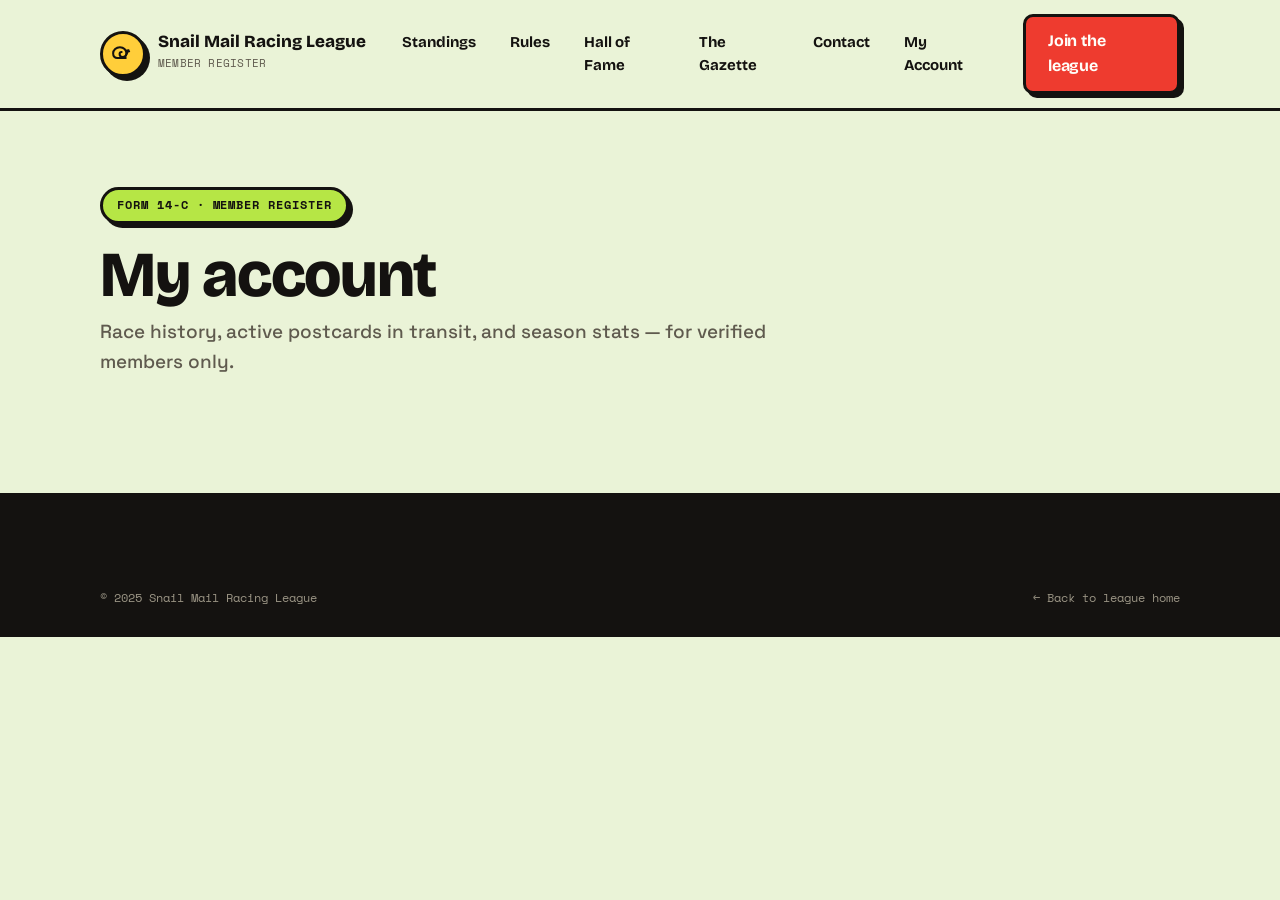
<file: account/index.html>
<!DOCTYPE html>
<html lang="en">
<head>
<meta charset="UTF-8" />
<meta name="viewport" content="width=device-width, initial-scale=1.0" />
<title>My Account — Snail Mail Racing League</title>
<meta name="description" content="Member login, race history, and active postcards in transit for the Snail Mail Racing League." />
<link rel="preconnect" href="https://fonts.googleapis.com">
<link rel="preconnect" href="https://fonts.gstatic.com" crossorigin>
<link rel="preload" href="../styles.css" as="style">
<link rel="stylesheet" href="../styles.css">
<link rel="preload" as="style" href="https://fonts.googleapis.com/css2?family=Bricolage+Grotesque:opsz,wght@12..96,500;12..96,700;12..96,800&family=Space+Grotesk:wght@400;500&family=Space+Mono:wght@400;700&display=swap" onload="this.onload=null;this.rel='stylesheet'">
<noscript><link rel="stylesheet" href="https://fonts.googleapis.com/css2?family=Bricolage+Grotesque:opsz,wght@12..96,500;12..96,700;12..96,800&family=Space+Grotesk:wght@400;500&family=Space+Mono:wght@400;700&display=swap"></noscript>
<link rel="stylesheet" href="account.css" />
<script>
window.WIX_CONFIG = {"siteId":"56d7087c-434a-45a1-a38b-277ff14c6016","clientId":"5b263943-273d-425f-b980-0eb2873c2864","cms":{"collections":{"standings":"StandingsRow","hallOfFame":"LegendaryDelivery","testimonials":"MemberTestimonial","memberRaces":"MemberRace"}},"form":{"formId":"121851fd-1c38-4a16-9047-cd9281657eea","targets":["full_name","email","country","preferred_race_format","message"]}};
</script>
</head>
<body>

<header>
  <div class="wrap nav">
    <a class="brand" href="/" aria-label="Snail Mail Racing League home">
      <span class="crest" aria-hidden="true">
        <svg viewBox="0 0 100 100" fill="none"><g stroke="#141210" stroke-width="6" fill="none" stroke-linecap="round" stroke-linejoin="round"><path d="M34 62 c-8 0 -13 -6 -13 -14 c0 -10 9 -18 20 -18 c11 0 19 8 19 18 c0 6 -5 11 -11 11 c-5 0 -9 -4 -9 -9 c0 -4 3 -6 6 -6"/><path d="M34 62 h24"/><path d="M58 55 l8 -16 M64 39 l4 3 M60 40 l4 3"/></g></svg>
      </span>
      <span><span class="bt">Snail Mail Racing League</span><span class="bs">Member Register</span></span>
    </a>
    <nav class="navlinks" aria-label="Primary">
      <a href="/standings.html">Standings</a>
      <a href="/rules.html">Rules</a>
      <a href="/hall-of-fame.html">Hall of Fame</a>
      <a href="/blog.html">The Gazette</a>
      <a href="/contact.html">Contact</a>
      <a href="/account.html" aria-current="page">My Account</a>
    </nav>
    <a href="/#register" class="btn nav-join">Join the league</a>
  </div>
</header>

<main class="section account-page">
  <div class="wrap">
    <span class="eyebrow">Form 14-C · Member Register</span>
    <h1 class="section-title">My account</h1>
    <p class="section-lede">Race history, active postcards in transit, and season stats — for verified members only.</p>

    <!-- logged out -->
    <div id="guestView" class="account-card" hidden>
      <h2>Sign in to view your races</h2>
      <p>Log in with your league member account to see postcards in transit and past season entries. New members can register on the Wix login page — it is the same flow.</p>
      <button type="button" class="btn btn--lg" id="loginBtn">Log in / Sign up</button>
      <p class="ref" style="margin-top:16px">No account yet? <a href="/#register" class="linkarrow">Join the league first</a></p>
    </div>

    <!-- logged in -->
    <div id="memberView" hidden>
      <div class="account-grid">
        <section class="account-card profile-card">
          <img id="avatar" class="avatar" alt="" width="88" height="88" hidden />
          <div>
            <h2 id="displayName">Member</h2>
            <p id="memberEmail" class="muted"></p>
            <p id="memberSince" class="ref"></p>
            <button type="button" class="btn btn--ghost" id="logoutBtn" style="margin-top:14px">Log out</button>
          </div>
        </section>

        <section class="account-card stats-card">
          <h3>Season stats</h3>
          <ul class="stat-list">
            <li><b id="statSeasons">—</b><span>seasons competed</span></li>
            <li><b id="statTransit">—</b><span>postcards in transit</span></li>
            <li><b id="statBest">—</b><span>longest active transit (days)</span></li>
          </ul>
        </section>
      </div>

      <section class="account-card" style="margin-top:22px">
        <h3>Active postcards in transit</h3>
        <p class="muted" style="margin-bottom:16px">Entries tied to your member account. Empty is normal for a new racer.</p>
        <div class="table-frame">
          <div class="table-scroll">
            <table class="standings account-table">
              <thead>
                <tr>
                  <th scope="col">Route</th>
                  <th scope="col">Season</th>
                  <th scope="col">Days in transit</th>
                  <th scope="col">Status</th>
                </tr>
              </thead>
              <tbody id="raceBody"></tbody>
            </table>
          </div>
        </div>
        <p id="raceEmpty" class="ref" hidden>No active entries yet. <a href="/#register">Register for this season</a>.</p>
      </section>
    </div>

    <p id="loadErr" class="err" style="display:none;margin-top:16px"></p>
  </div>
</main>

<footer id="contact" style="margin-top:40px">
  <div class="wrap">
    <div class="foot-bottom" style="border-top:none;padding-top:0">
      <span>© 2025 Snail Mail Racing League</span>
      <span><a href="/">← Back to league home</a></span>
    </div>
  </div>
</footer>

<script type="module" src="account.mjs"></script>
</body>
</html>
</file>
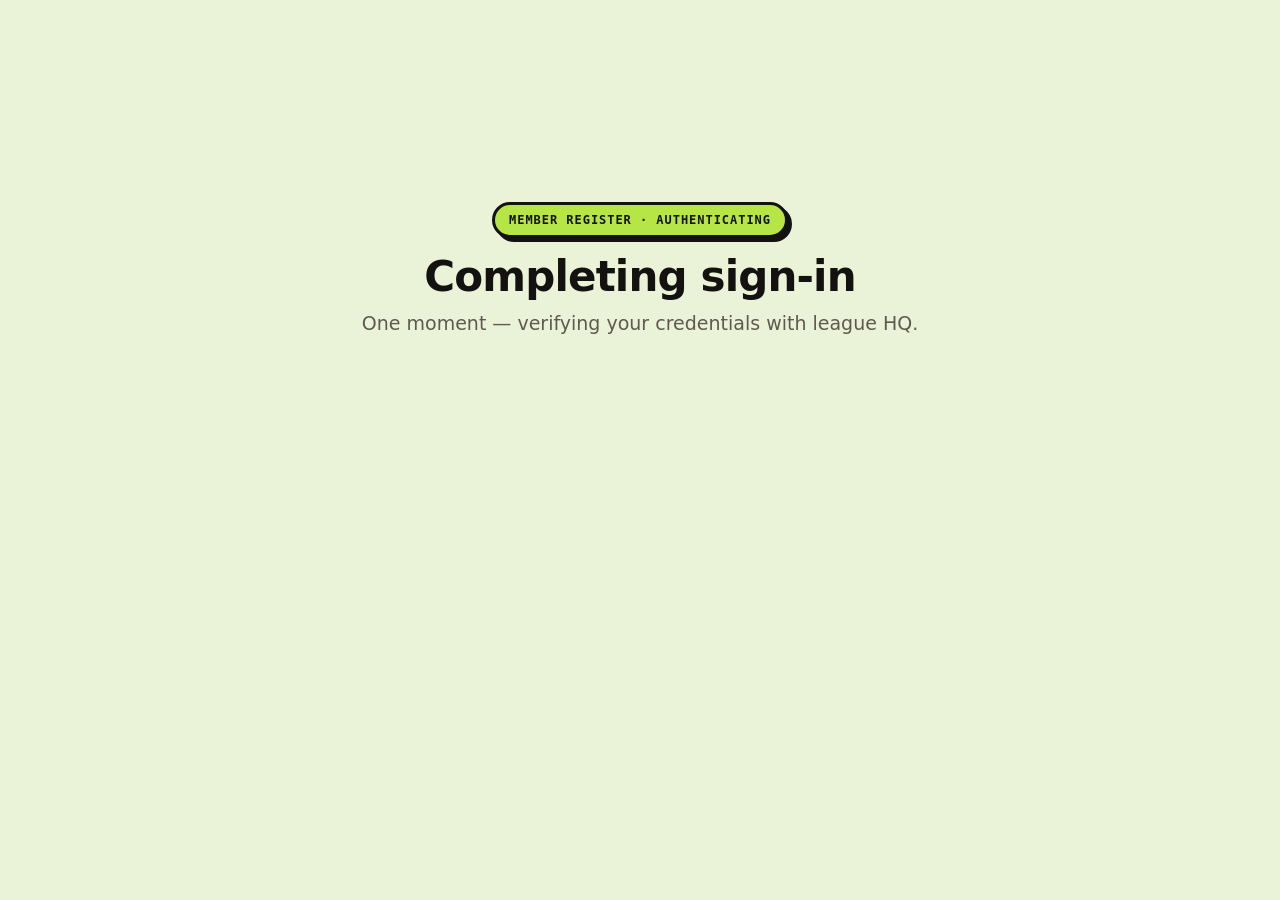
<file: callback/index.html>
<!DOCTYPE html>
<html lang="en">
<head>
<meta charset="UTF-8" />
<meta name="viewport" content="width=device-width, initial-scale=1.0" />
<title>Signing in — Snail Mail Racing League</title>
<link rel="stylesheet" href="../styles.css" />
<script>
window.WIX_CONFIG = {"siteId":"56d7087c-434a-45a1-a38b-277ff14c6016","clientId":"5b263943-273d-425f-b980-0eb2873c2864","cms":{"collections":{"standings":"StandingsRow","hallOfFame":"LegendaryDelivery","testimonials":"MemberTestimonial","memberRaces":"MemberRace"}},"form":{"formId":"121851fd-1c38-4a16-9047-cd9281657eea","targets":["full_name","email","country","preferred_race_format","message"]}};
</script>
</head>
<body>
<main class="section" style="min-height:60vh;display:grid;place-items:center;text-align:center">
  <div class="wrap">
    <span class="eyebrow">Member Register · Authenticating</span>
    <h1 class="section-title" style="font-size:clamp(28px,5vw,42px)">Completing sign-in</h1>
    <p class="section-lede" id="status">One moment — verifying your credentials with league HQ.</p>
  </div>
</main>
<script type="module" src="callback.mjs"></script>
</body>
</html>
</file>
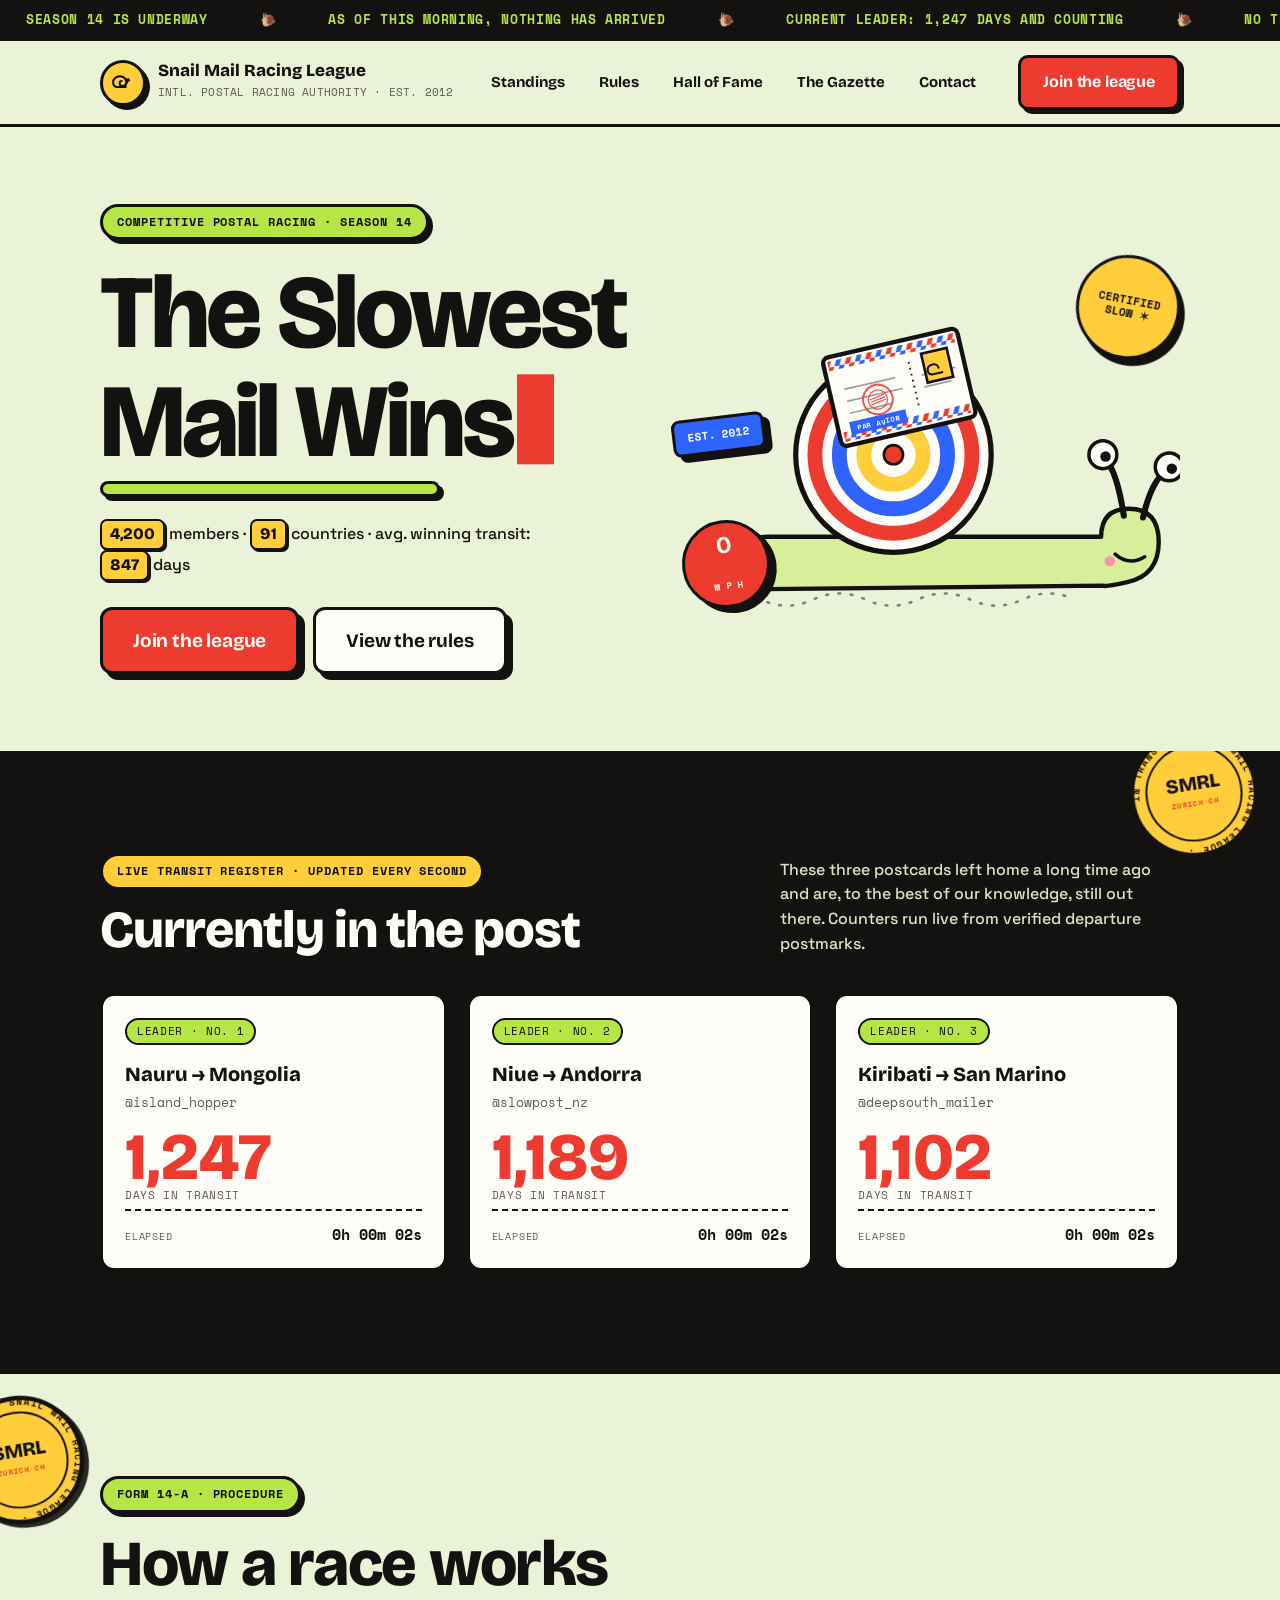
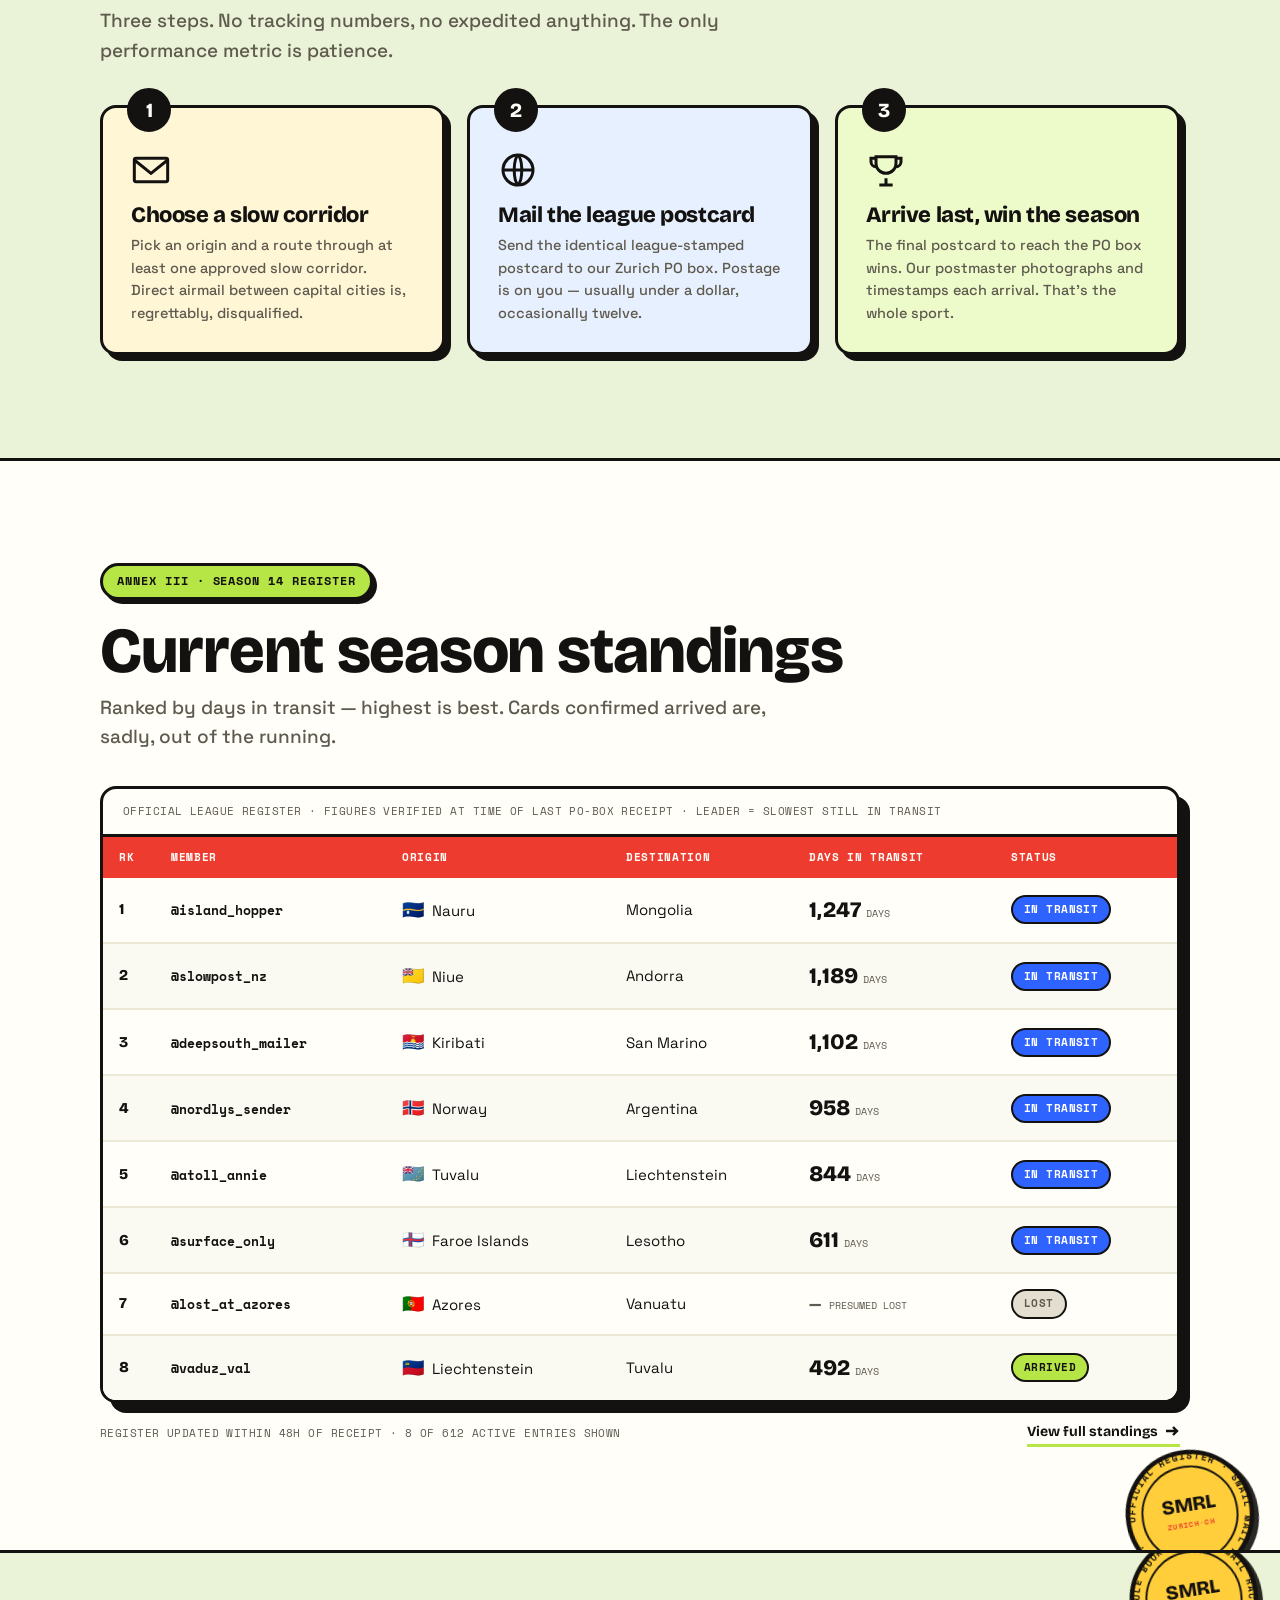
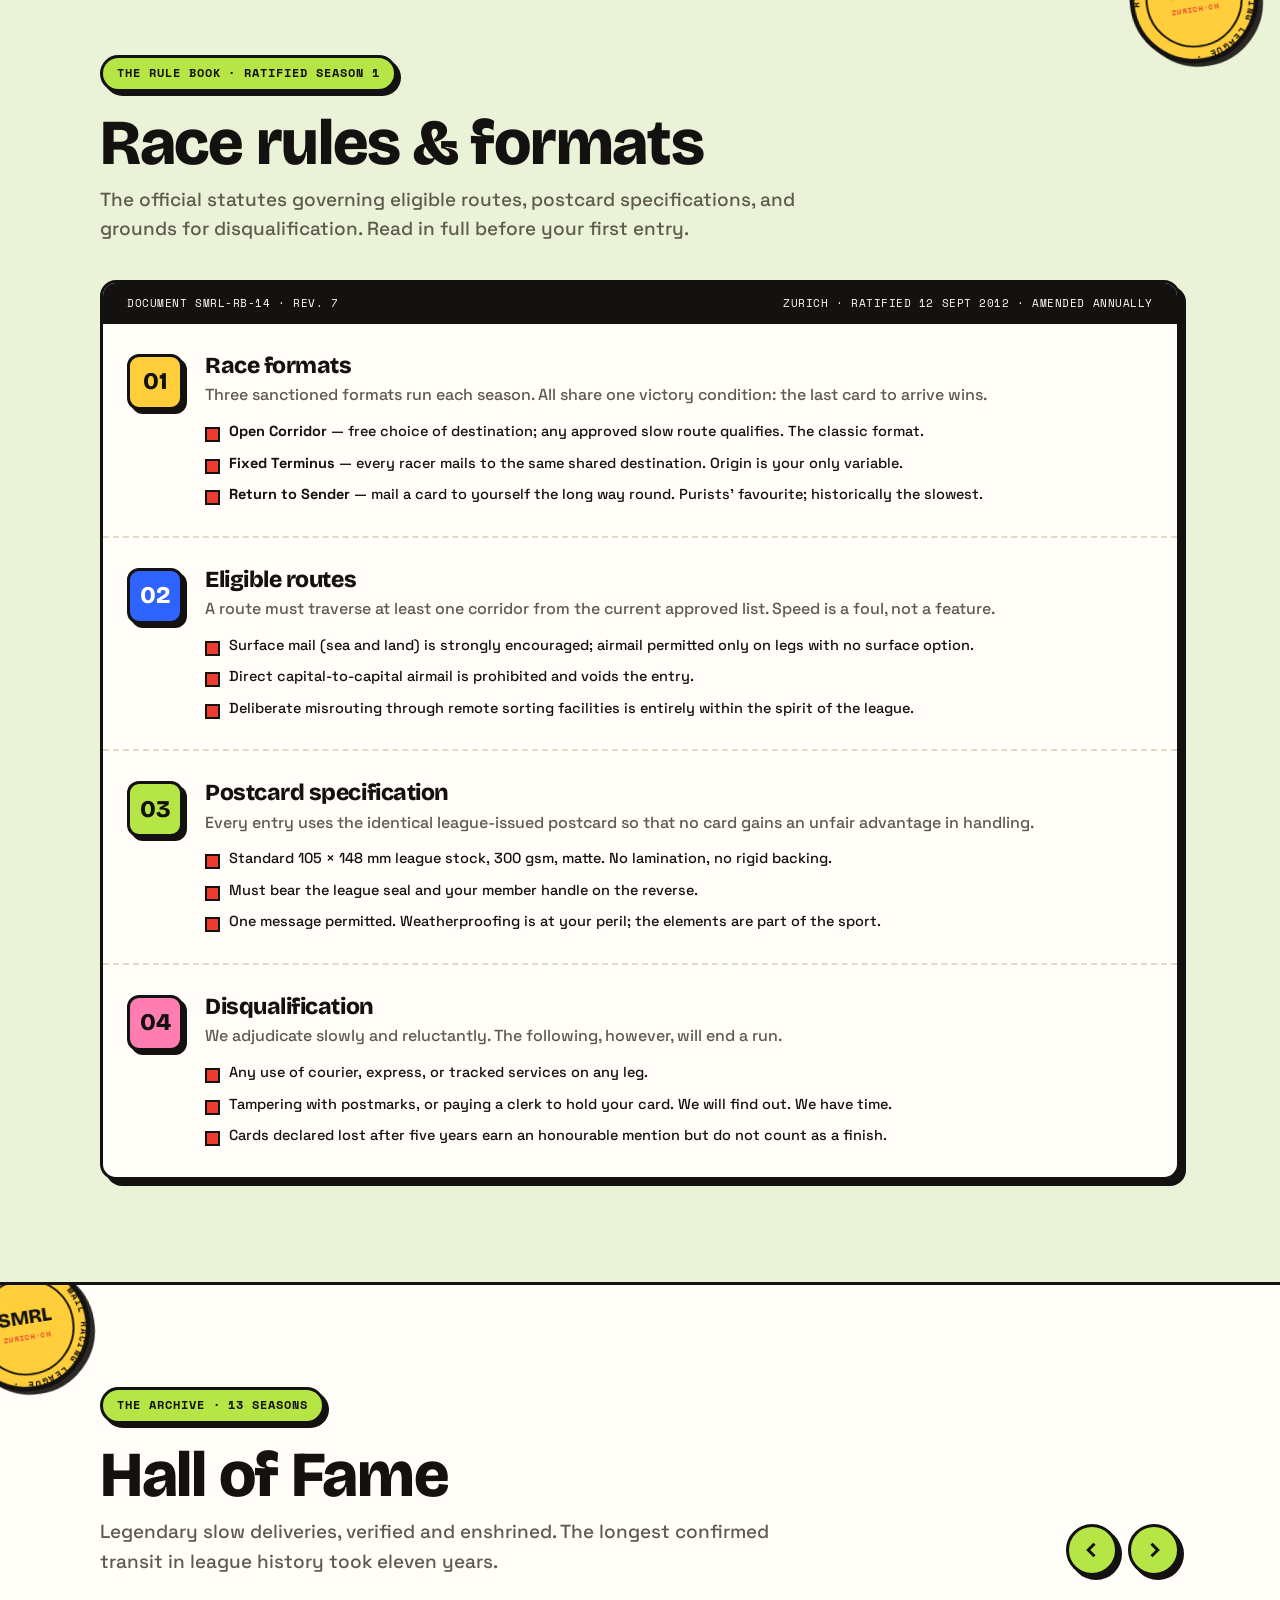
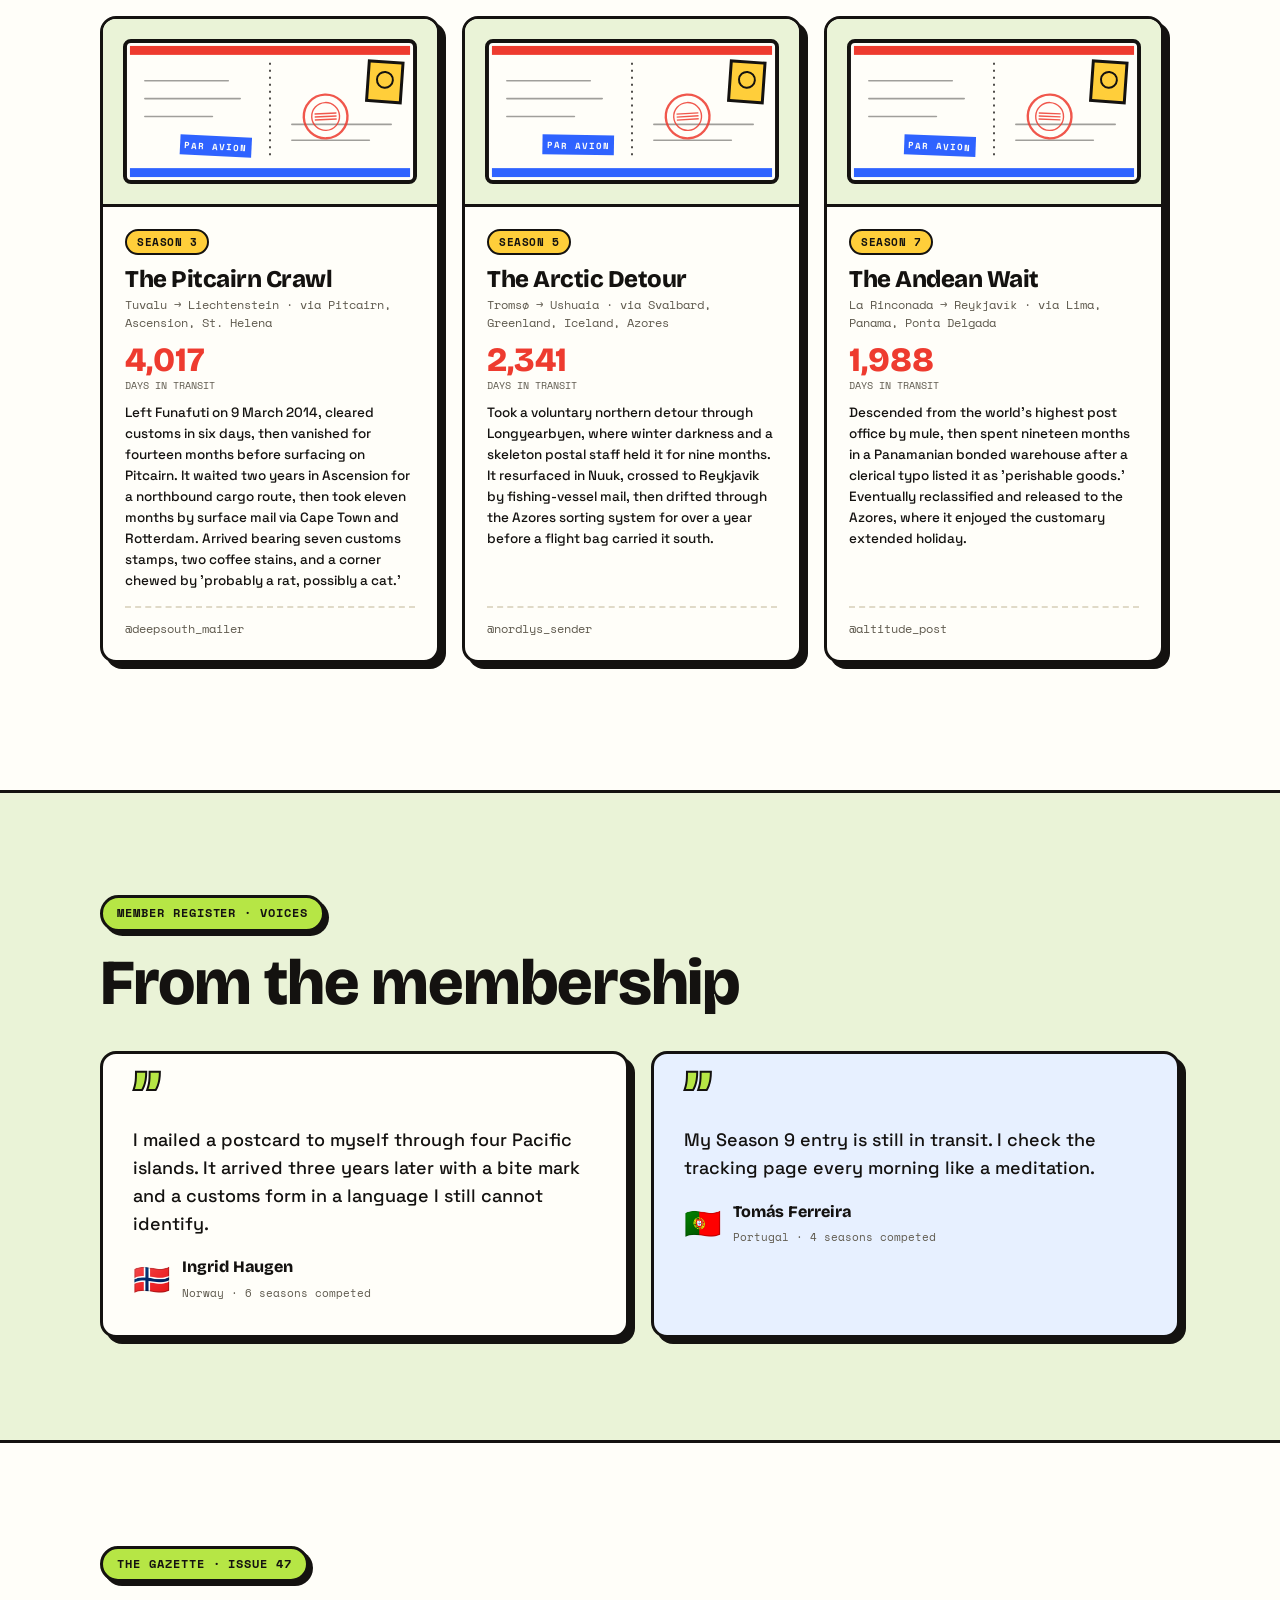
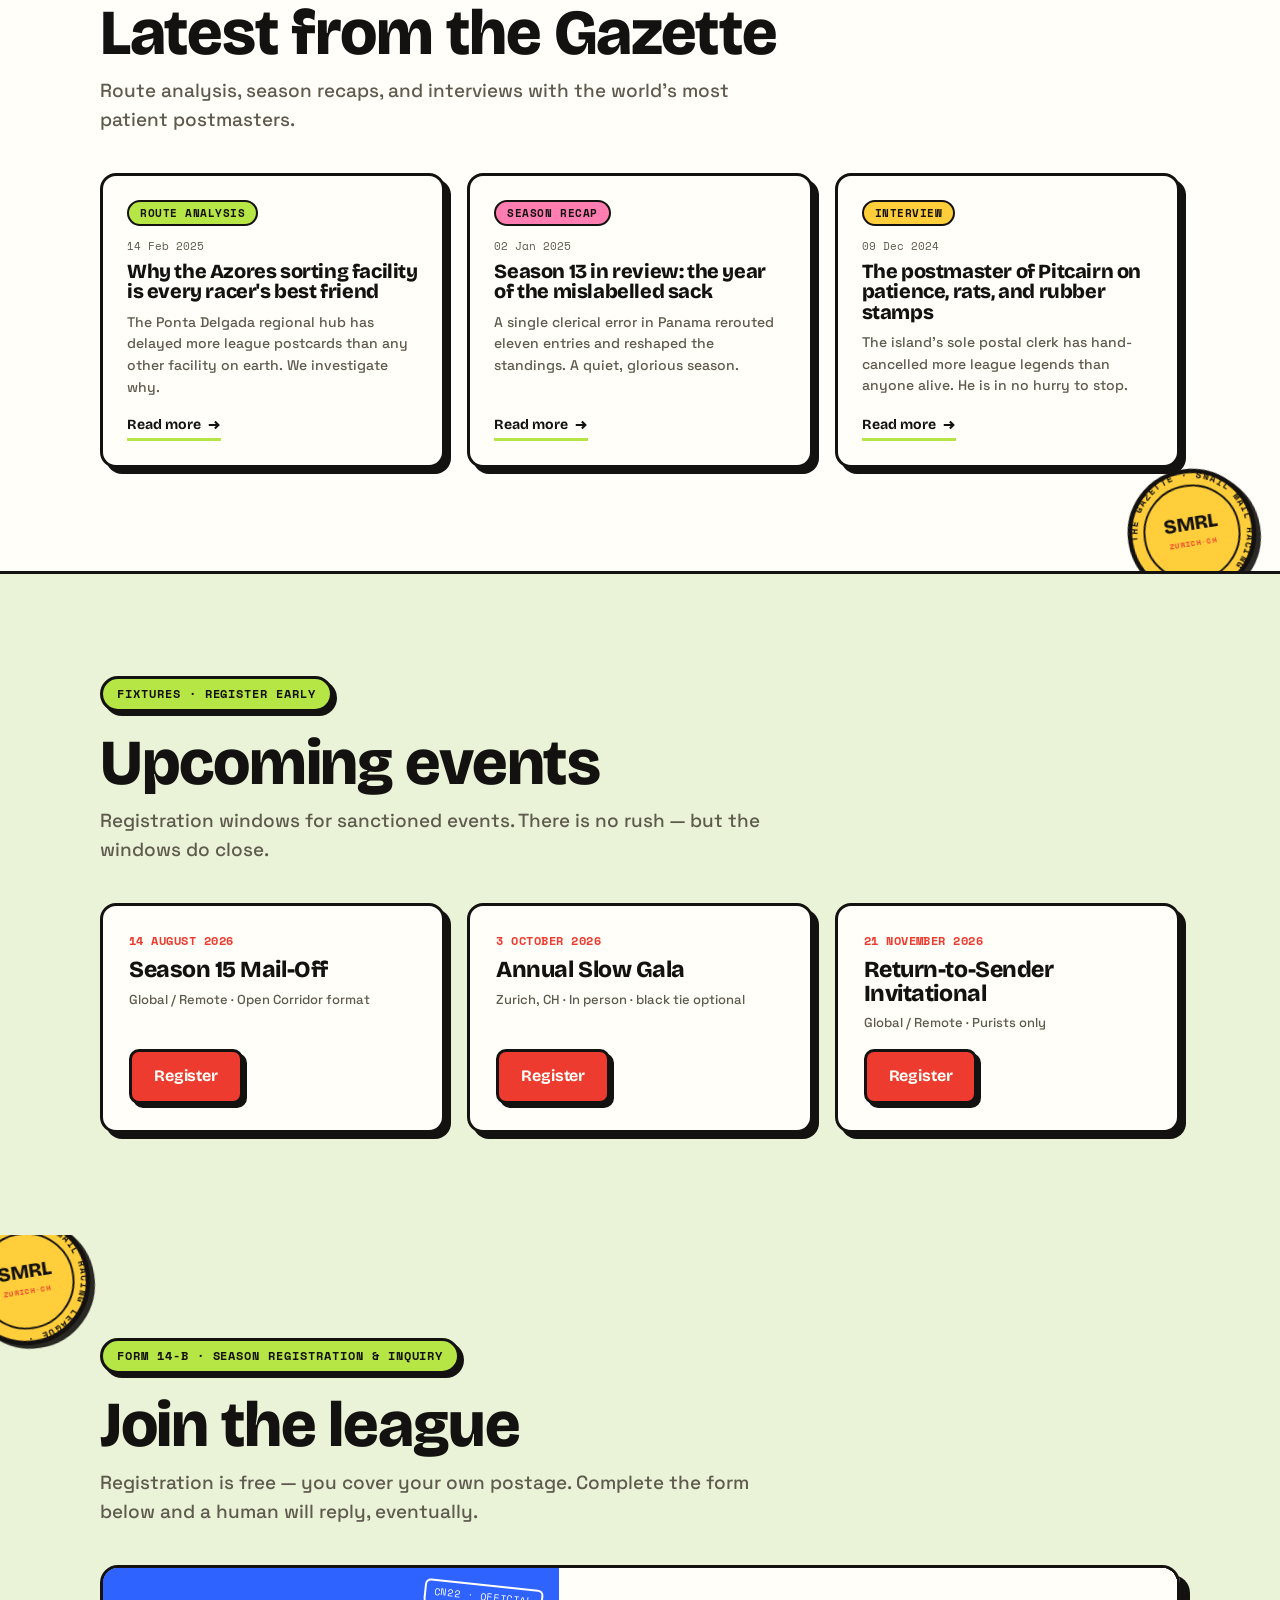
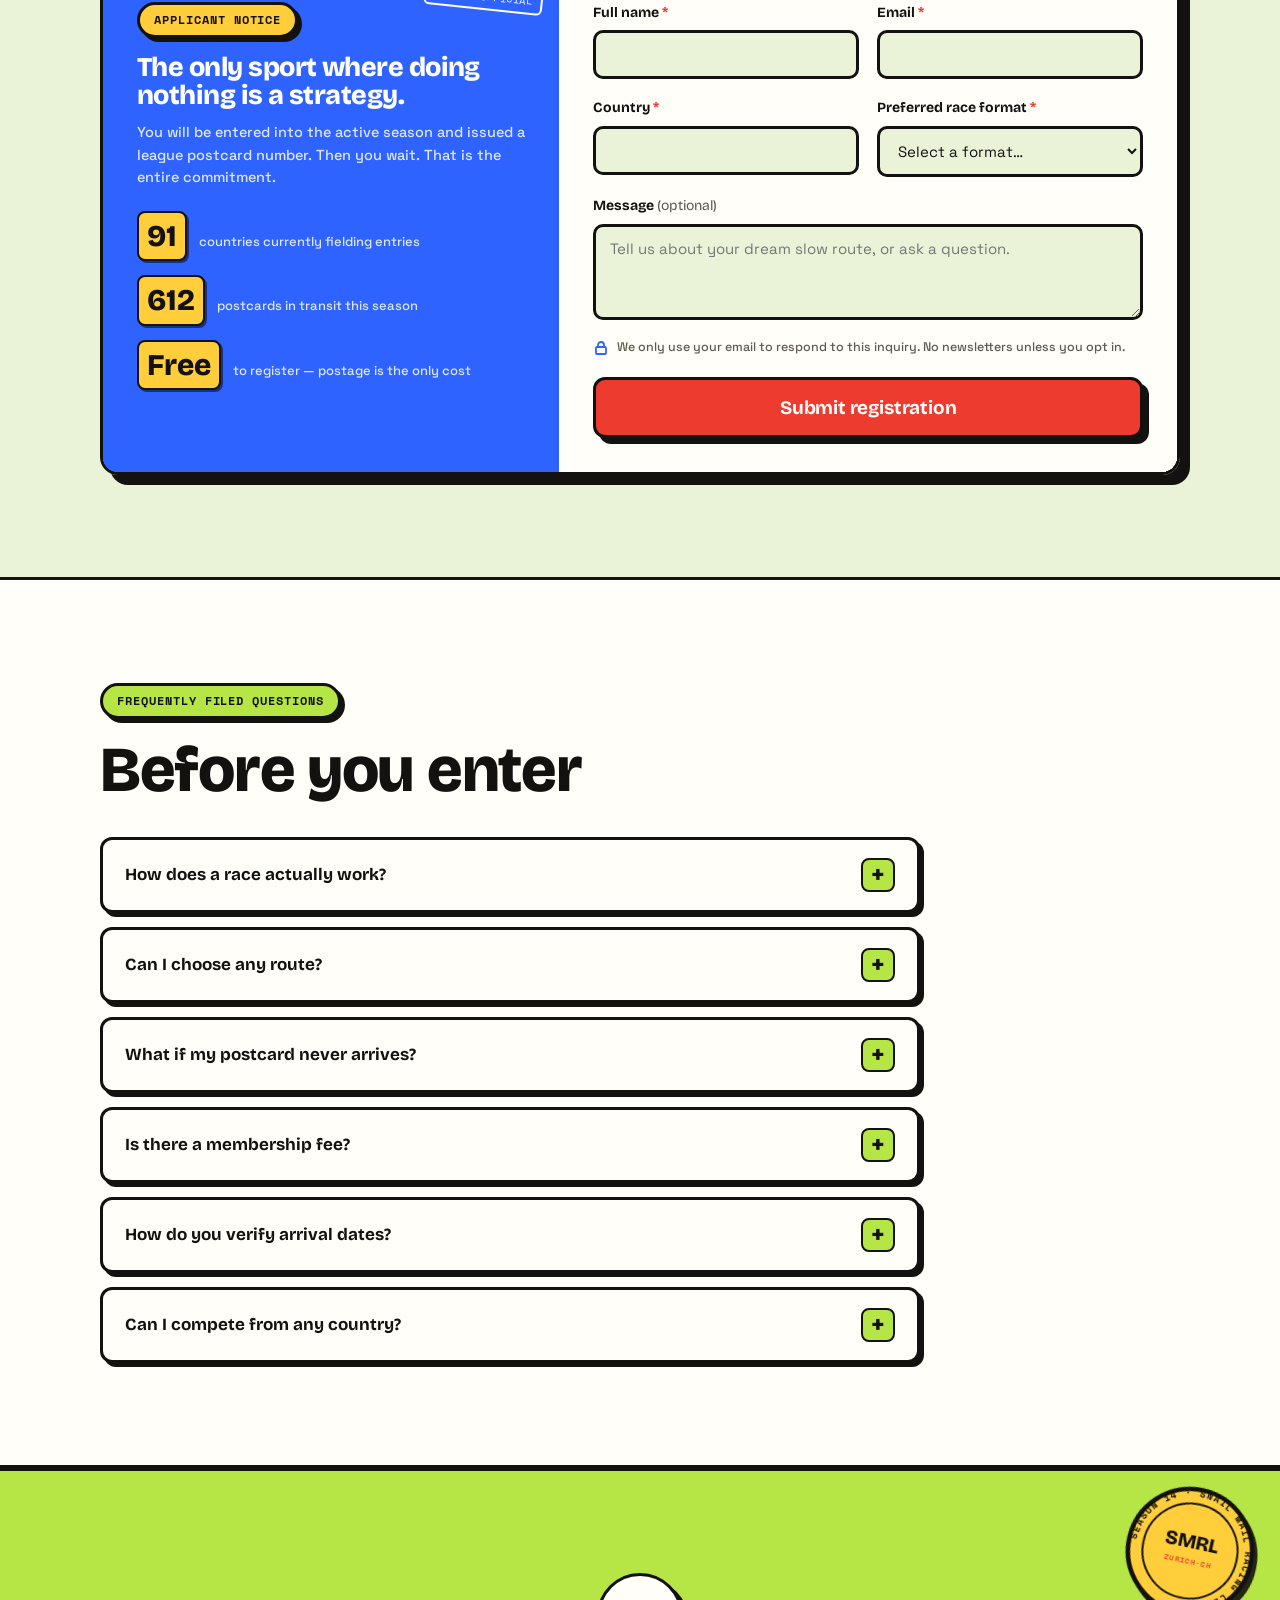
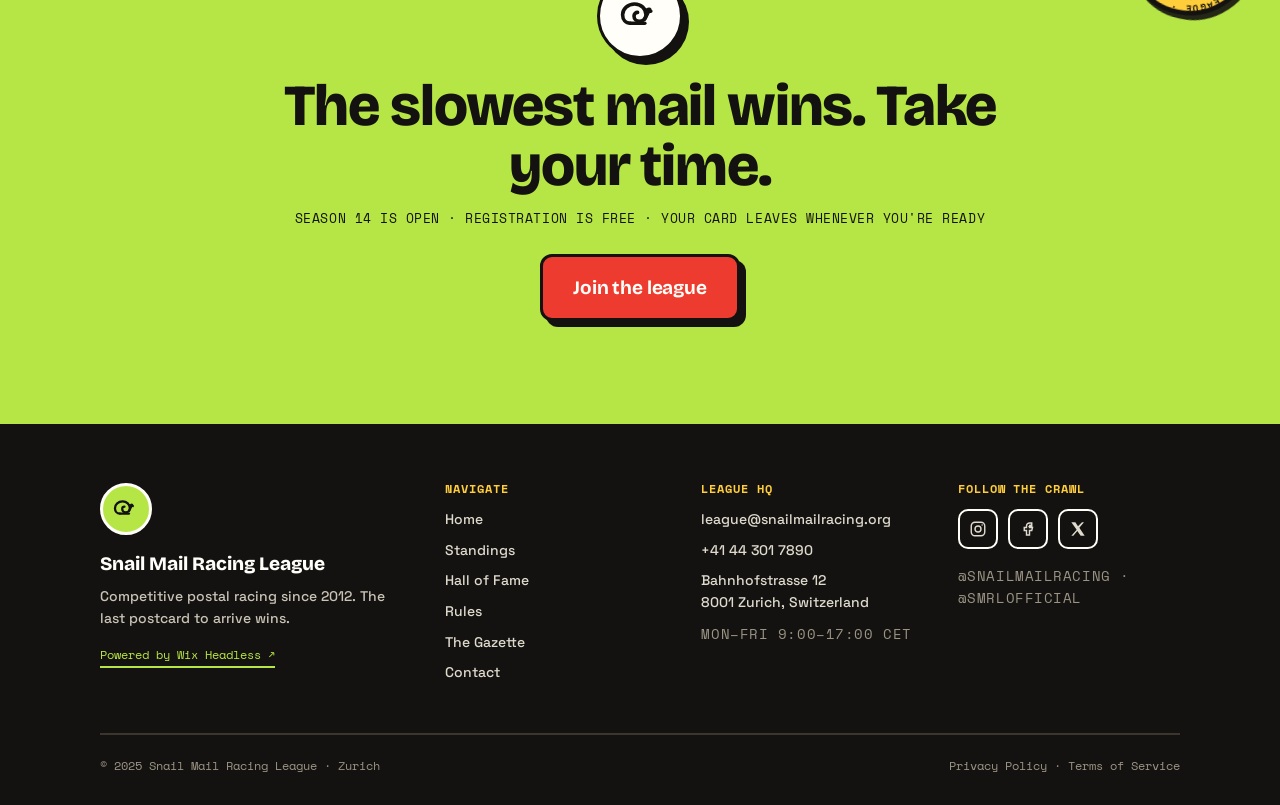
<file: files/index.html>
<!DOCTYPE html>
<html lang="en">
<head>
<meta charset="UTF-8" />
<meta name="viewport" content="width=device-width, initial-scale=1.0" />
<title>Snail Mail Racing League — The Slowest Mail Wins</title>
<meta name="description" content="The world's only competitive league for slow postal delivery. Mail an identical postcard through the slowest route you can find. The last card to arrive wins the season. Est. 2012, Zurich." />

<link rel="preconnect" href="https://fonts.googleapis.com">
<link rel="preconnect" href="https://fonts.gstatic.com" crossorigin>
<link rel="preload" as="style" href="https://fonts.googleapis.com/css2?family=Bricolage+Grotesque:opsz,wght@12..96,500;12..96,700;12..96,800&family=Space+Grotesk:wght@400;500&family=Space+Mono:wght@400;700&display=swap" onload="this.onload=null;this.rel='stylesheet'">
<noscript><link rel="stylesheet" href="https://fonts.googleapis.com/css2?family=Bricolage+Grotesque:opsz,wght@12..96,500;12..96,700;12..96,800&family=Space+Grotesk:wght@400;500&family=Space+Mono:wght@400;700&display=swap"></noscript>

<!-- SportsOrganization JSON-LD -->
<script type="application/ld+json">
{
  "@context": "https://schema.org",
  "@type": "SportsOrganization",
  "name": "Snail Mail Racing League",
  "url": "https://snailmailracing.org",
  "foundingDate": "2012",
  "sport": "Competitive postal racing",
  "email": "league@snailmailracing.org",
  "telephone": "+41 44 301 7890",
  "address": {
    "@type": "PostalAddress",
    "streetAddress": "Bahnhofstrasse 12",
    "postalCode": "8001",
    "addressLocality": "Zurich",
    "addressCountry": "CH"
  },
  "sameAs": [
    "https://instagram.com/snailmailracing",
    "https://facebook.com/snailmailracingleague",
    "https://x.com/smrlofficial"
  ]
}
</script>

<link rel="preload" href="styles.css" as="style">
<link rel="stylesheet" href="styles.css">
</head>

<body>

<!-- ============ MARQUEE ============ -->
<div class="marquee" role="status" aria-label="League notices">
  <div class="marquee__track">
    <span>Season 14 is underway</span><span class="snl">🐌</span>
    <span>As of this morning, nothing has arrived</span><span class="snl">🐌</span>
    <span>Current leader: 1,247 days and counting</span><span class="snl">🐌</span>
    <span>No tracking numbers · no expedited anything</span><span class="snl">🐌</span>
    <span>Average winning time: 847 days</span><span class="snl">🐌</span>
    <span>Registration is free</span><span class="snl">🐌</span>
    <span aria-hidden="true">Season 14 is underway</span><span class="snl" aria-hidden="true">🐌</span>
    <span aria-hidden="true">As of this morning, nothing has arrived</span><span class="snl" aria-hidden="true">🐌</span>
    <span aria-hidden="true">Current leader: 1,247 days and counting</span><span class="snl" aria-hidden="true">🐌</span>
    <span aria-hidden="true">No tracking numbers · no expedited anything</span><span class="snl" aria-hidden="true">🐌</span>
    <span aria-hidden="true">Average winning time: 847 days</span><span class="snl" aria-hidden="true">🐌</span>
    <span aria-hidden="true">Registration is free</span><span class="snl" aria-hidden="true">🐌</span>
  </div>
</div>

<!-- ============ HEADER ============ -->
<header>
  <div class="wrap nav">
    <a class="brand" href="#top" aria-label="Snail Mail Racing League home">
      <span class="crest" aria-hidden="true">
        <svg viewBox="0 0 100 100" fill="none">
          <g stroke="#141210" stroke-width="6" fill="none" stroke-linecap="round" stroke-linejoin="round">
            <path d="M34 62 c-8 0 -13 -6 -13 -14 c0 -10 9 -18 20 -18 c11 0 19 8 19 18 c0 6 -5 11 -11 11 c-5 0 -9 -4 -9 -9 c0 -4 3 -6 6 -6"/>
            <path d="M34 62 h24"/><path d="M58 55 l8 -16 M64 39 l4 3 M60 40 l4 3"/>
          </g>
        </svg>
      </span>
      <span>
        <span class="bt">Snail Mail Racing League</span>
        <span class="bs">Intl. Postal Racing Authority · Est. 2012</span>
      </span>
    </a>
    <nav class="navlinks" aria-label="Primary">
      <a href="#standings">Standings</a>
      <a href="#rules">Rules</a>
      <a href="#hall-of-fame">Hall of Fame</a>
      <a href="#gazette">The Gazette</a>
      <a href="#contact">Contact</a>
    </nav>
    <a href="#register" class="btn nav-join">Join the league</a>
    <button class="hamburger" id="hamb" aria-label="Open menu" aria-expanded="false" aria-controls="mobileMenu">
      <span aria-hidden="true"></span>
    </button>
  </div>
  <nav class="mobile-menu" id="mobileMenu" aria-label="Mobile">
    <a href="#standings">Standings</a>
    <a href="#rules">Rules</a>
    <a href="#hall-of-fame">Hall of Fame</a>
    <a href="#gazette">The Gazette</a>
    <a href="#contact">Contact</a>
    <a href="#register" class="btn btn--lg">Join the league</a>
  </nav>
</header>

<main id="top">

<!-- ============ HERO ============ -->
<section class="hero">
  <div class="wrap">
    <div class="hero-copy">
      <span class="eyebrow">Competitive Postal Racing · Season 14</span>
      <h1 id="heroHead" data-text="The Slowest Mail Wins" aria-label="The Slowest Mail Wins"><span class="ghost" aria-hidden="true">The Slowest Mail Wins</span><span class="typed" aria-hidden="true"><span class="txt"></span><span class="caret" aria-hidden="true"></span></span></h1>
      <span class="u-line" aria-hidden="true"></span>
      <p class="stat"><b>4,200</b> members · <b>91</b> countries · avg. winning transit: <b>847</b> days</p>
      <div class="hero-cta">
        <a href="#register" class="btn btn--lg">Join the league</a>
        <a href="#rules" class="btn btn--ghost btn--lg">View the rules</a>
      </div>
    </div>

    <div class="postcard-stage">
      <!-- cartoon snail hauling the mail -->
      <svg class="postcard" id="postcard" viewBox="0 0 560 440" role="img"
        aria-label="A cheerful cartoon snail with a big colourful spiral shell, carrying a postcard marked PAR AVION, leaving a dashed crawl trail behind it.">
        <defs>
          <pattern id="chev" width="24" height="12" patternUnits="userSpaceOnUse">
            <rect width="24" height="12" fill="#FFFEF9"/>
            <path d="M0 12 L6 0 L12 0 L6 12 Z" fill="#EE3B2F"/>
            <path d="M12 12 L18 0 L24 0 L18 12 Z" fill="#2F63FF"/>
          </pattern>
        </defs>

        <!-- crawl trail -->
        <path d="M20 404 q30 -14 60 0 t60 0 t60 0 t60 0 t60 0 t60 0 t60 0" fill="none"
          stroke="#141210" stroke-width="3" stroke-dasharray="2 12" stroke-linecap="round" opacity=".5"/>

        <!-- body / foot -->
        <path d="M78 392 Q56 392 56 362 Q56 332 88 332 L470 332 Q470 300 502 300
                 Q536 300 536 338 Q536 376 500 384 Q472 390 472 388 L88 392 Z"
              fill="#D7EE9A" stroke="#141210" stroke-width="5" stroke-linejoin="round"/>
        <!-- smile -->
        <path d="M486 352 q16 14 34 3" fill="none" stroke="#141210" stroke-width="4" stroke-linecap="round"/>
        <!-- cheek -->
        <circle cx="480" cy="360" r="6" fill="#FF7DB0" opacity=".8"/>

        <!-- shell -->
        <circle cx="232" cy="238" r="112" fill="#FFFEF9" stroke="#141210" stroke-width="6"/>
        <circle cx="232" cy="238" r="90" fill="none" stroke="#EE3B2F" stroke-width="17"/>
        <circle cx="232" cy="238" r="62" fill="none" stroke="#2F63FF" stroke-width="17"/>
        <circle cx="232" cy="238" r="34" fill="none" stroke="#FFCE3A" stroke-width="17"/>
        <circle cx="232" cy="238" r="11" fill="#EE3B2F" stroke="#141210" stroke-width="3"/>

        <!-- postcard tucked on the shell -->
        <g transform="translate(150 128) rotate(-13)">
          <rect x="0" y="0" width="158" height="104" rx="7" fill="#FFFEF9" stroke="#141210" stroke-width="5"/>
          <rect x="5" y="5" width="148" height="11" fill="url(#chev)"/>
          <rect x="5" y="88" width="148" height="11" fill="url(#chev)"/>
          <line x1="96" y1="26" x2="96" y2="80" stroke="#141210" stroke-width="2" stroke-dasharray="2 5"/>
          <g stroke="#141210" stroke-width="2" opacity=".4" stroke-linecap="round">
            <path d="M18 40 h58"/><path d="M18 54 h64"/><path d="M18 68 h48"/>
            <path d="M108 44 h38"/><path d="M108 58 h30"/>
          </g>
          <!-- stamp -->
          <g transform="translate(112 20)">
            <rect x="0" y="0" width="30" height="34" fill="#FFCE3A" stroke="#141210" stroke-width="3"/>
            <path d="M8 26 c-3 0 -5 -2 -5 -5 c0 -4 3 -6 7 -6 c4 0 6 3 6 6" fill="none" stroke="#141210" stroke-width="2.4"/>
            <path d="M8 26 h12" stroke="#141210" stroke-width="2.4"/>
          </g>
          <!-- postmark -->
          <g transform="translate(52 60) rotate(-9)" opacity=".85">
            <circle r="17" fill="none" stroke="#EE3B2F" stroke-width="2.4"/>
            <circle r="11" fill="none" stroke="#EE3B2F" stroke-width="1.4"/>
            <path d="M-9 0 h18 M-9 -3 h18 M-9 3 h18" stroke="#EE3B2F" stroke-width="1.4"/>
          </g>
          <!-- PAR AVION -->
          <g transform="translate(14 78)">
            <rect x="0" y="0" width="66" height="15" fill="#2F63FF"/>
            <text x="33" y="11" text-anchor="middle" font-family="Space Mono, monospace" font-weight="700" font-size="8" fill="#FFFEF9" letter-spacing="1">PAR AVION</text>
          </g>
        </g>

        <!-- eye-stalks -->
        <g class="stalks">
          <path d="M496 308 q-8 -52 -22 -66" fill="none" stroke="#141210" stroke-width="7" stroke-linecap="round"/>
          <circle cx="472" cy="238" r="16" fill="#FFFEF9" stroke="#141210" stroke-width="4"/>
          <circle cx="475" cy="240" r="6" fill="#141210"/>
          <path d="M518 310 q10 -44 28 -54" fill="none" stroke="#141210" stroke-width="7" stroke-linecap="round"/>
          <circle cx="548" cy="252" r="16" fill="#FFFEF9" stroke="#141210" stroke-width="4"/>
          <circle cx="551" cy="254" r="6" fill="#141210"/>
        </g>
      </svg>

      <!-- peel stickers -->
      <span class="sticker s-slow" aria-hidden="true">Certified<br>Slow ✶</span>
      <span class="sticker s-mph" aria-hidden="true"><b>0</b><small>M P H</small></span>
      <span class="sticker s-since" aria-hidden="true">Est. 2012</span>
    </div>
  </div>
</section>

<!-- ============ LIVE TRANSIT COUNTER (bonus) ============ -->
<section class="section section--dark transit" id="transit" aria-labelledby="transit-h">
  <div class="stamp-wm" style="top:-24px;right:20px" aria-hidden="true"></div>
  <div class="wrap">
    <div class="transit-head">
      <div>
        <span class="eyebrow">Live Transit Register · updated every second</span>
        <h2 id="transit-h">Currently in the post</h2>
      </div>
      <p>These three postcards left home a long time ago and are, to the best of our knowledge, still out there. Counters run live from verified departure postmarks.</p>
    </div>
    <div class="leaders" id="leaders" aria-live="off"></div>
  </div>
</section>

<!-- ============ HOW IT WORKS ============ -->
<section class="section" id="how" aria-labelledby="how-h">
  <div class="stamp-wm" style="top:20px;left:-46px" aria-hidden="true"></div>
  <div class="wrap">
    <span class="eyebrow">Form 14-A · Procedure</span>
    <h2 class="section-title" id="how-h">How a race works</h2>
    <p class="section-lede">Three steps. No tracking numbers, no expedited anything. The only performance metric is patience.</p>
    <div class="how-grid">
      <div class="step reveal">
        <div class="snum">1</div>
        <svg class="sicon" viewBox="0 0 24 24" fill="none" stroke="currentColor" stroke-width="1.8" aria-hidden="true">
          <rect x="2" y="5" width="20" height="14" rx="1"/><path d="M2 6 l10 8 10 -8"/></svg>
        <h3>Choose a slow corridor</h3>
        <p>Pick an origin and a route through at least one approved slow corridor. Direct airmail between capital cities is, regrettably, disqualified.</p>
      </div>
      <div class="step reveal">
        <div class="snum">2</div>
        <svg class="sicon" viewBox="0 0 24 24" fill="none" stroke="currentColor" stroke-width="1.8" aria-hidden="true">
          <circle cx="12" cy="12" r="9"/><path d="M3 12h18M12 3c3 3 3 15 0 18M12 3c-3 3 -3 15 0 18"/></svg>
        <h3>Mail the league postcard</h3>
        <p>Send the identical league-stamped postcard to our Zurich PO box. Postage is on you — usually under a dollar, occasionally twelve.</p>
      </div>
      <div class="step reveal">
        <div class="snum">3</div>
        <svg class="sicon" viewBox="0 0 24 24" fill="none" stroke="currentColor" stroke-width="1.8" aria-hidden="true">
          <path d="M8 21h8M12 17v4M6 4h12v4a6 6 0 0 1-12 0zM6 5H3v2a3 3 0 0 0 3 3M18 5h3v2a3 3 0 0 1-3 3"/></svg>
        <h3>Arrive last, win the season</h3>
        <p>The final postcard to reach the PO box wins. Our postmaster photographs and timestamps each arrival. That's the whole sport.</p>
      </div>
    </div>
  </div>
</section>

<!-- ============ STANDINGS (requirement) ============ -->
<section class="section section--tint" id="standings" aria-labelledby="standings-h">
  <div class="stamp-wm" style="bottom:-30px;right:24px" aria-hidden="true"></div>
  <div class="wrap">
    <div class="standings-head">
      <span class="eyebrow">Annex III · Season 14 Register</span>
      <h2 class="section-title" id="standings-h">Current season standings</h2>
      <p class="section-lede">Ranked by days in transit — highest is best. Cards confirmed arrived are, sadly, out of the running.</p>
    </div>

    <div class="table-frame">
      <div class="table-scroll">
        <table class="standings" id="standingsTable">
          <caption>Official league register · figures verified at time of last PO-box receipt · leader = slowest still in transit</caption>
          <thead>
            <tr>
              <th scope="col">Rk</th>
              <th scope="col">Member</th>
              <th scope="col">Origin</th>
              <th scope="col">Destination</th>
              <th scope="col">Days in transit</th>
              <th scope="col">Status</th>
            </tr>
          </thead>
          <tbody id="standingsBody"><!-- injected --></tbody>
        </table>
      </div>
    </div>
    <div class="table-foot">
      <span class="ref">Register updated within 48h of receipt · 8 of 612 active entries shown</span>
      <a href="#" class="linkarrow">View full standings
        <svg width="16" height="16" viewBox="0 0 16 16" fill="none" stroke="currentColor" stroke-width="2.4"><path d="M2 8h11M9 4l4 4-4 4"/></svg>
      </a>
    </div>
  </div>
</section>

<!-- ============ RULES (requirement) ============ -->
<section class="section" id="rules" aria-labelledby="rules-h">
  <div class="stamp-wm" style="top:-20px;right:20px" aria-hidden="true"></div>
  <div class="wrap">
    <span class="eyebrow">The Rule Book · Ratified Season 1</span>
    <h2 class="section-title" id="rules-h">Race rules &amp; formats</h2>
    <p class="section-lede">The official statutes governing eligible routes, postcard specifications, and grounds for disqualification. Read in full before your first entry.</p>

    <div class="rules-doc">
      <div class="docref">
        <span>Document SMRL-RB-14 · Rev. 7</span>
        <span>Zurich · Ratified 12 Sept 2012 · Amended annually</span>
      </div>

      <div class="clause">
        <div class="cnum">01</div>
        <div>
          <h3>Race formats</h3>
          <p>Three sanctioned formats run each season. All share one victory condition: the last card to arrive wins.</p>
          <ul class="subs">
            <li><b>Open Corridor</b> — free choice of destination; any approved slow route qualifies. The classic format.</li>
            <li><b>Fixed Terminus</b> — every racer mails to the same shared destination. Origin is your only variable.</li>
            <li><b>Return to Sender</b> — mail a card to yourself the long way round. Purists' favourite; historically the slowest.</li>
          </ul>
        </div>
      </div>

      <div class="clause">
        <div class="cnum">02</div>
        <div>
          <h3>Eligible routes</h3>
          <p>A route must traverse at least one corridor from the current approved list. Speed is a foul, not a feature.</p>
          <ul class="subs">
            <li>Surface mail (sea and land) is strongly encouraged; airmail permitted only on legs with no surface option.</li>
            <li>Direct capital-to-capital airmail is prohibited and voids the entry.</li>
            <li>Deliberate misrouting through remote sorting facilities is entirely within the spirit of the league.</li>
          </ul>
        </div>
      </div>

      <div class="clause">
        <div class="cnum">03</div>
        <div>
          <h3>Postcard specification</h3>
          <p>Every entry uses the identical league-issued postcard so that no card gains an unfair advantage in handling.</p>
          <ul class="subs">
            <li>Standard 105 × 148 mm league stock, 300 gsm, matte. No lamination, no rigid backing.</li>
            <li>Must bear the league seal and your member handle on the reverse.</li>
            <li>One message permitted. Weatherproofing is at your peril; the elements are part of the sport.</li>
          </ul>
        </div>
      </div>

      <div class="clause">
        <div class="cnum">04</div>
        <div>
          <h3>Disqualification</h3>
          <p>We adjudicate slowly and reluctantly. The following, however, will end a run.</p>
          <ul class="subs">
            <li>Any use of courier, express, or tracked services on any leg.</li>
            <li>Tampering with postmarks, or paying a clerk to hold your card. We will find out. We have time.</li>
            <li>Cards declared lost after five years earn an honourable mention but do not count as a finish.</li>
          </ul>
        </div>
      </div>
    </div>
  </div>
</section>

<!-- ============ HALL OF FAME (requirement) ============ -->
<section class="section section--tint" id="hall-of-fame" aria-labelledby="hof-h">
  <div class="stamp-wm" style="top:-24px;left:-40px" aria-hidden="true"></div>
  <div class="wrap">
    <div class="hof-head">
      <div>
        <span class="eyebrow">The Archive · 13 seasons</span>
        <h2 class="section-title" id="hof-h">Hall of Fame</h2>
        <p class="section-lede">Legendary slow deliveries, verified and enshrined. The longest confirmed transit in league history took eleven years.</p>
      </div>
      <div class="hof-controls">
        <button id="hofPrev" aria-label="Previous">
          <svg width="20" height="20" viewBox="0 0 16 16" fill="none" stroke="currentColor" stroke-width="2.4"><path d="M10 3L5 8l5 5"/></svg></button>
        <button id="hofNext" aria-label="Next">
          <svg width="20" height="20" viewBox="0 0 16 16" fill="none" stroke="currentColor" stroke-width="2.4"><path d="M6 3l5 5-5 5"/></svg></button>
      </div>
    </div>
    <ul class="hof-rail" id="hofRail" tabindex="0" aria-label="Legendary deliveries"><!-- injected --></ul>
  </div>
</section>

<!-- ============ MEMBER SPOTLIGHT ============ -->
<section class="section" id="members" aria-labelledby="mem-h">
  <div class="wrap">
    <span class="eyebrow">Member Register · Voices</span>
    <h2 class="section-title" id="mem-h">From the membership</h2>
    <div class="spotlight-grid">
      <figure class="quote reveal">
        <span class="qmark" aria-hidden="true">&rdquo;</span>
        <p>I mailed a postcard to myself through four Pacific islands. It arrived three years later with a bite mark and a customs form in a language I still cannot identify.</p>
        <figcaption class="who">
          <span class="fg" aria-hidden="true">🇳🇴</span>
          <span><span class="nm">Ingrid Haugen</span><br><span class="mt">Norway · 6 seasons competed</span></span>
        </figcaption>
      </figure>
      <figure class="quote reveal">
        <span class="qmark" aria-hidden="true">&rdquo;</span>
        <p>My Season 9 entry is still in transit. I check the tracking page every morning like a meditation.</p>
        <figcaption class="who">
          <span class="fg" aria-hidden="true">🇵🇹</span>
          <span><span class="nm">Tomás Ferreira</span><br><span class="mt">Portugal · 4 seasons competed</span></span>
        </figcaption>
      </figure>
    </div>
  </div>
</section>

<!-- ============ GAZETTE ============ -->
<section class="section section--tint" id="gazette" aria-labelledby="gaz-h">
  <div class="stamp-wm" style="bottom:-28px;right:22px" aria-hidden="true"></div>
  <div class="wrap">
    <span class="eyebrow">The Gazette · Issue 47</span>
    <h2 class="section-title" id="gaz-h">Latest from the Gazette</h2>
    <p class="section-lede">Route analysis, season recaps, and interviews with the world's most patient postmasters.</p>
    <div class="gaz-grid" id="gazGrid"><!-- injected --></div>
  </div>
</section>

<!-- ============ EVENTS ============ -->
<section class="section" id="events" aria-labelledby="ev-h">
  <div class="wrap">
    <span class="eyebrow">Fixtures · Register early</span>
    <h2 class="section-title" id="ev-h">Upcoming events</h2>
    <p class="section-lede">Registration windows for sanctioned events. There is no rush — but the windows do close.</p>
    <div class="ev-grid">
      <div class="event">
        <span class="edate">14 August 2026</span>
        <h3>Season 15 Mail-Off</h3>
        <span class="eloc">Global / Remote · Open Corridor format</span>
        <a href="#register" class="btn">Register</a>
      </div>
      <div class="event">
        <span class="edate">3 October 2026</span>
        <h3>Annual Slow Gala</h3>
        <span class="eloc">Zurich, CH · In person · black tie optional</span>
        <a href="#register" class="btn">Register</a>
      </div>
      <div class="event">
        <span class="edate">21 November 2026</span>
        <h3>Return-to-Sender Invitational</h3>
        <span class="eloc">Global / Remote · Purists only</span>
        <a href="#register" class="btn">Register</a>
      </div>
    </div>
  </div>
</section>

<!-- ============ REGISTRATION FORM (requirement) ============ -->
<section class="section reg" id="register" aria-labelledby="reg-h">
  <div class="stamp-wm" style="top:-20px;left:-40px" aria-hidden="true"></div>
  <div class="wrap">
    <span class="eyebrow">Form 14-B · Season Registration &amp; Inquiry</span>
    <h2 class="section-title" id="reg-h">Join the league</h2>
    <p class="section-lede">Registration is free — you cover your own postage. Complete the form below and a human will reply, eventually.</p>

    <div class="form-shell">
      <aside class="form-aside">
        <span class="cn22" aria-hidden="true">CN22 · OFFICIAL</span>
        <span class="eyebrow">Applicant Notice</span>
        <h3>The only sport where doing nothing is a strategy.</h3>
        <p>You will be entered into the active season and issued a league postcard number. Then you wait. That is the entire commitment.</p>
        <ul>
          <li><b>91</b><span>countries currently fielding entries</span></li>
          <li><b>612</b><span>postcards in transit this season</span></li>
          <li><b>Free</b><span>to register — postage is the only cost</span></li>
        </ul>
      </aside>

      <div class="form-body">
        <form id="regForm" novalidate>
          <div class="form-row">
            <div class="field">
              <label for="f-name">Full name <span class="req" aria-hidden="true">*</span></label>
              <input id="f-name" name="name" type="text" autocomplete="name" required />
              <span class="err">Please enter your name.</span>
            </div>
            <div class="field">
              <label for="f-email">Email <span class="req" aria-hidden="true">*</span></label>
              <input id="f-email" name="email" type="email" autocomplete="email" required />
              <span class="err">Please enter a valid email.</span>
            </div>
          </div>
          <div class="form-row">
            <div class="field">
              <label for="f-country">Country <span class="req" aria-hidden="true">*</span></label>
              <input id="f-country" name="country" type="text" autocomplete="country-name" required />
              <span class="err">Please enter your country.</span>
            </div>
            <div class="field">
              <label for="f-format">Preferred race format <span class="req" aria-hidden="true">*</span></label>
              <select id="f-format" name="preferredRaceFormat" required>
                <option value="">Select a format…</option>
                <option>Open Corridor</option>
                <option>Fixed Terminus</option>
                <option>Return to Sender</option>
                <option>Undecided — surprise me</option>
              </select>
              <span class="err">Please choose a format.</span>
            </div>
          </div>
          <div class="field">
            <label for="f-msg">Message <span style="color:var(--muted);font-weight:400">(optional)</span></label>
            <textarea id="f-msg" name="message" placeholder="Tell us about your dream slow route, or ask a question."></textarea>
          </div>
          <p class="reassure">
            <svg width="16" height="16" viewBox="0 0 16 16" fill="none" stroke="currentColor" stroke-width="1.8" aria-hidden="true"><rect x="3" y="7" width="10" height="7" rx="1"/><path d="M5 7V5a3 3 0 0 1 6 0v2"/></svg>
            We only use your email to respond to this inquiry. No newsletters unless you opt in.
          </p>
          <button type="submit" class="btn btn--lg" style="width:100%">Submit registration</button>
        </form>

        <div class="form-success" id="formSuccess" role="status">
          <svg class="stampok" viewBox="0 0 120 120" aria-hidden="true">
            <g transform="rotate(-9 60 60)">
              <circle cx="60" cy="60" r="52" fill="none" stroke="currentColor" stroke-width="4"/>
              <circle cx="60" cy="60" r="40" fill="none" stroke="currentColor" stroke-width="2"/>
              <text x="60" y="56" text-anchor="middle" font-family="Space Mono, monospace" font-weight="700" font-size="15" fill="currentColor" letter-spacing="1">RECEIVED</text>
              <text x="60" y="74" text-anchor="middle" font-family="Space Mono, monospace" font-size="9" fill="currentColor" letter-spacing="1">SMRL · ZURICH</text>
            </g>
          </svg>
          <h3>Inquiry received.</h3>
          <p>Given our commitment to slowness, expect a reply within 3–5 business days — which by league standards is lightning fast.</p>
        </div>
      </div>
    </div>
  </div>
</section>

<!-- ============ FAQ ============ -->
<section class="section section--tint" id="faq" aria-labelledby="faq-h">
  <div class="wrap">
    <span class="eyebrow">Frequently Filed Questions</span>
    <h2 class="section-title" id="faq-h">Before you enter</h2>
    <div class="faq-list" id="faqList"><!-- injected --></div>
  </div>
</section>

</main>

<!-- ============ CTA BAND ============ -->
<section class="section cta-band" aria-labelledby="cta-h">
  <div class="stamp-wm" style="top:14px;right:24px" aria-hidden="true"></div>
  <div class="wrap">
    <span class="crest-lg" aria-hidden="true">
      <svg viewBox="0 0 100 100" fill="none">
        <g stroke="currentColor" stroke-width="6" fill="none" stroke-linecap="round" stroke-linejoin="round">
          <path d="M34 62 c-8 0 -13 -6 -13 -14 c0 -10 9 -18 20 -18 c11 0 19 8 19 18 c0 6 -5 11 -11 11 c-5 0 -9 -4 -9 -9 c0 -4 3 -6 6 -6"/>
          <path d="M34 62 h24"/><path d="M58 55 l8 -16 M64 39 l4 3 M60 40 l4 3"/>
        </g>
      </svg>
    </span>
    <h2 id="cta-h">The slowest mail wins. Take your time.</h2>
    <p>Season 14 is open · registration is free · your card leaves whenever you're ready</p>
    <a href="#register" class="btn btn--lg">Join the league</a>
  </div>
</section>

<!-- ============ FOOTER ============ -->
<footer id="contact">
  <div class="wrap">
    <div class="foot-grid">
      <div class="foot-brand">
        <span class="crest" aria-hidden="true">
          <svg viewBox="0 0 100 100" fill="none">
            <g stroke="currentColor" stroke-width="6" fill="none" stroke-linecap="round" stroke-linejoin="round">
              <path d="M34 62 c-8 0 -13 -6 -13 -14 c0 -10 9 -18 20 -18 c11 0 19 8 19 18 c0 6 -5 11 -11 11 c-5 0 -9 -4 -9 -9 c0 -4 3 -6 6 -6"/>
              <path d="M34 62 h24"/><path d="M58 55 l8 -16 M64 39 l4 3 M60 40 l4 3"/>
            </g>
          </svg>
        </span>
        <div class="bt">Snail Mail Racing League</div>
        <p>Competitive postal racing since 2012. The last postcard to arrive wins.</p>
        <a class="powered" href="#">Powered by Wix Headless ↗</a>
      </div>
      <div class="foot-col">
        <h4>Navigate</h4>
        <a href="#top">Home</a>
        <a href="#standings">Standings</a>
        <a href="#hall-of-fame">Hall of Fame</a>
        <a href="#rules">Rules</a>
        <a href="#gazette">The Gazette</a>
        <a href="#contact">Contact</a>
      </div>
      <div class="foot-col">
        <h4>League HQ</h4>
        <p><a href="mailto:league@snailmailracing.org">league@snailmailracing.org</a></p>
        <p><a href="tel:+41443017890">+41 44 301 7890</a></p>
        <p>Bahnhofstrasse 12<br>8001 Zurich, Switzerland</p>
        <p class="ref" style="color:#9A9484">Mon–Fri 9:00–17:00 CET</p>
      </div>
      <div class="foot-col">
        <h4>Follow the crawl</h4>
        <div class="foot-social">
          <a href="#" aria-label="Instagram @snailmailracing">
            <svg width="18" height="18" viewBox="0 0 24 24" fill="none" stroke="currentColor" stroke-width="1.9"><rect x="3" y="3" width="18" height="18" rx="5"/><circle cx="12" cy="12" r="4"/><circle cx="17.5" cy="6.5" r="1" fill="currentColor" stroke="none"/></svg>
          </a>
          <a href="#" aria-label="Facebook @snailmailracingleague">
            <svg width="18" height="18" viewBox="0 0 24 24" fill="none" stroke="currentColor" stroke-width="1.9"><path d="M14 8h3V4h-3a4 4 0 0 0-4 4v2H7v4h3v6h4v-6h3l1-4h-4V8a1 1 0 0 1 1-1z"/></svg>
          </a>
          <a href="#" aria-label="X @smrlofficial">
            <svg width="16" height="16" viewBox="0 0 24 24" fill="currentColor"><path d="M18 2h3l-7 8 8 12h-6l-5-7-6 7H2l8-9L2 2h6l4 6z"/></svg>
          </a>
        </div>
        <p class="ref" style="margin-top:16px;color:#9A9484">@snailmailracing · @smrlofficial</p>
      </div>
    </div>
    <div class="foot-bottom">
      <span>© 2025 Snail Mail Racing League · Zurich</span>
      <span><a href="#">Privacy Policy</a> · <a href="#">Terms of Service</a></span>
    </div>
  </div>
</footer>

<!-- ============ MOBILE STICKY JOIN BAR ============ -->
<div class="sticky-join" id="stickyJoin">
  <span class="sj-txt"><b>Season 14 is open</b>Registration is free.</span>
  <a href="#register" class="btn">Join</a>
</div>

<script src="script.js" defer></script>
</body>
</html>
</file>
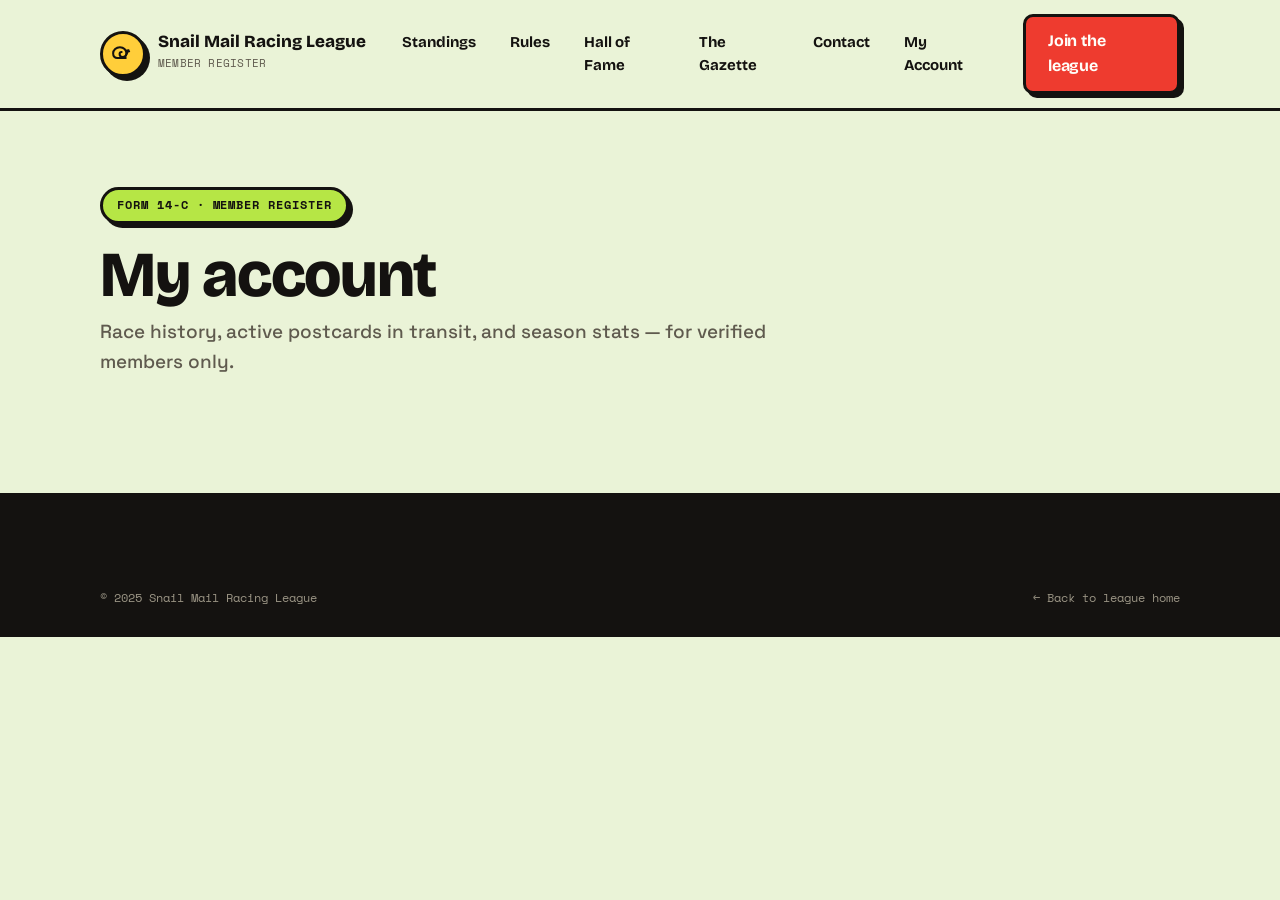
<file: account.html>
<!DOCTYPE html>
<html lang="en">
<head>
<meta charset="UTF-8" />
<meta name="viewport" content="width=device-width, initial-scale=1.0" />
<title>My Account — Snail Mail Racing League</title>
<meta name="description" content="Member login, race history, and active postcards in transit for the Snail Mail Racing League." />
<link rel="preconnect" href="https://fonts.googleapis.com">
<link rel="preconnect" href="https://fonts.gstatic.com" crossorigin>
<link rel="preload" as="style" href="https://fonts.googleapis.com/css2?family=Bricolage+Grotesque:opsz,wght@12..96,500;12..96,700;12..96,800&family=Space+Grotesk:wght@400;500&family=Space+Mono:wght@400;700&display=swap" onload="this.onload=null;this.rel='stylesheet'">
<noscript><link rel="stylesheet" href="https://fonts.googleapis.com/css2?family=Bricolage+Grotesque:opsz,wght@12..96,500;12..96,700;12..96,800&family=Space+Grotesk:wght@400;500&family=Space+Mono:wght@400;700&display=swap"></noscript>
<link rel="preload" href="styles.css" as="style">
<link rel="stylesheet" href="styles.css">
<link rel="stylesheet" href="account/account.css" />
<script>
window.WIX_CONFIG = {"siteId":"56d7087c-434a-45a1-a38b-277ff14c6016","clientId":"5b263943-273d-425f-b980-0eb2873c2864","cms":{"collections":{"standings":"StandingsRow","hallOfFame":"LegendaryDelivery","testimonials":"MemberTestimonial","memberRaces":"MemberRace"}},"form":{"formId":"121851fd-1c38-4a16-9047-cd9281657eea","targets":["full_name","email","country","preferred_race_format","message"]}};
</script>
</head>
<body>

<header>
  <div class="wrap nav">
    <a class="brand" href="/" aria-label="Snail Mail Racing League home">
      <span class="crest" aria-hidden="true">
        <svg viewBox="0 0 100 100" fill="none"><g stroke="#141210" stroke-width="6" fill="none" stroke-linecap="round" stroke-linejoin="round"><path d="M34 62 c-8 0 -13 -6 -13 -14 c0 -10 9 -18 20 -18 c11 0 19 8 19 18 c0 6 -5 11 -11 11 c-5 0 -9 -4 -9 -9 c0 -4 3 -6 6 -6"/><path d="M34 62 h24"/><path d="M58 55 l8 -16 M64 39 l4 3 M60 40 l4 3"/></g></svg>
      </span>
      <span><span class="bt">Snail Mail Racing League</span><span class="bs">Member Register</span></span>
    </a>
    <nav class="navlinks" aria-label="Primary">
      <a href="/standings.html">Standings</a>
      <a href="/rules.html">Rules</a>
      <a href="/hall-of-fame.html">Hall of Fame</a>
      <a href="/blog.html">The Gazette</a>
      <a href="/contact.html">Contact</a>
      <a href="/account.html" aria-current="page">My Account</a>
    </nav>
    <a href="/#register" class="btn nav-join">Join the league</a>
  </div>
</header>

<main class="section account-page">
  <div class="wrap">
    <span class="eyebrow">Form 14-C · Member Register</span>
    <h1 class="section-title">My account</h1>
    <p class="section-lede">Race history, active postcards in transit, and season stats — for verified members only.</p>

    <div id="guestView" class="account-card" hidden>
      <h2>Sign in to view your races</h2>
      <p>Log in with your league member account to see postcards in transit and past season entries. New members can register on the Wix login page — it is the same flow.</p>
      <button type="button" class="btn btn--lg" id="loginBtn">Log in / Sign up</button>
      <p class="ref" style="margin-top:16px">No account yet? <a href="/#register" class="linkarrow">Join the league first</a></p>
    </div>

    <div id="memberView" hidden>
      <div class="account-grid">
        <section class="account-card profile-card">
          <img id="avatar" class="avatar" alt="" width="88" height="88" hidden />
          <div>
            <h2 id="displayName">Member</h2>
            <p id="memberEmail" class="muted"></p>
            <p id="memberSince" class="ref"></p>
            <button type="button" class="btn btn--ghost" id="logoutBtn" style="margin-top:14px">Log out</button>
          </div>
        </section>

        <section class="account-card stats-card">
          <h3>Season stats</h3>
          <ul class="stat-list">
            <li><b id="statSeasons">—</b><span>seasons competed</span></li>
            <li><b id="statTransit">—</b><span>postcards in transit</span></li>
            <li><b id="statBest">—</b><span>longest active transit (days)</span></li>
          </ul>
        </section>
      </div>

      <section class="account-card" style="margin-top:22px">
        <h3>Active postcards in transit</h3>
        <p class="muted" style="margin-bottom:16px">Entries tied to your member account. Use the form below to log your own postcards.</p>
        <div class="table-frame">
          <div class="table-scroll">
            <table class="standings account-table">
              <thead>
                <tr>
                  <th scope="col">Route</th>
                  <th scope="col">Season</th>
                  <th scope="col">Days in transit</th>
                  <th scope="col">Status</th>
                </tr>
              </thead>
              <tbody id="raceBody"></tbody>
            </table>
          </div>
        </div>
        <p id="raceEmpty" class="ref" hidden>No active entries yet. <a href="/#register">Register for this season</a> or log a postcard below.</p>
      </section>

      <section class="account-card race-entry-card" style="margin-top:22px">
        <h3>Log a postcard in transit</h3>
        <p class="muted" style="margin-bottom:16px">Add an active race entry to your member register. Only you can see entries you create.</p>
        <form id="raceForm" class="race-form">
          <div class="form-row">
            <div class="field">
              <label for="r-origin">Origin</label>
              <input id="r-origin" name="origin" type="text" required placeholder="e.g. Oslo, Norway" />
            </div>
            <div class="field">
              <label for="r-dest">Destination</label>
              <input id="r-dest" name="destination" type="text" required placeholder="e.g. Ulaanbaatar, Mongolia" />
            </div>
          </div>
          <div class="form-row">
            <div class="field">
              <label for="r-season">Season</label>
              <input id="r-season" name="season" type="text" required placeholder="Season 14" value="Season 14" />
            </div>
            <div class="field">
              <label for="r-status">Status</label>
              <select id="r-status" name="status">
                <option>In Transit</option>
                <option>Arrived</option>
              </select>
            </div>
          </div>
          <button type="submit" class="btn">Add entry</button>
        </form>
        <p id="raceFormOk" class="ref" hidden style="margin-top:12px;color:var(--ink)">Entry logged. Refresh not required — table updates below.</p>
      </section>
    </div>

    <p id="loadErr" class="err" style="display:none;margin-top:16px"></p>
  </div>
</main>

<footer id="contact" style="margin-top:40px">
  <div class="wrap">
    <div class="foot-bottom" style="border-top:none;padding-top:0">
      <span>© 2025 Snail Mail Racing League</span>
      <span><a href="/">← Back to league home</a></span>
    </div>
  </div>
</footer>

<script type="module" src="account/account.mjs"></script>
</body>
</html>
</file>
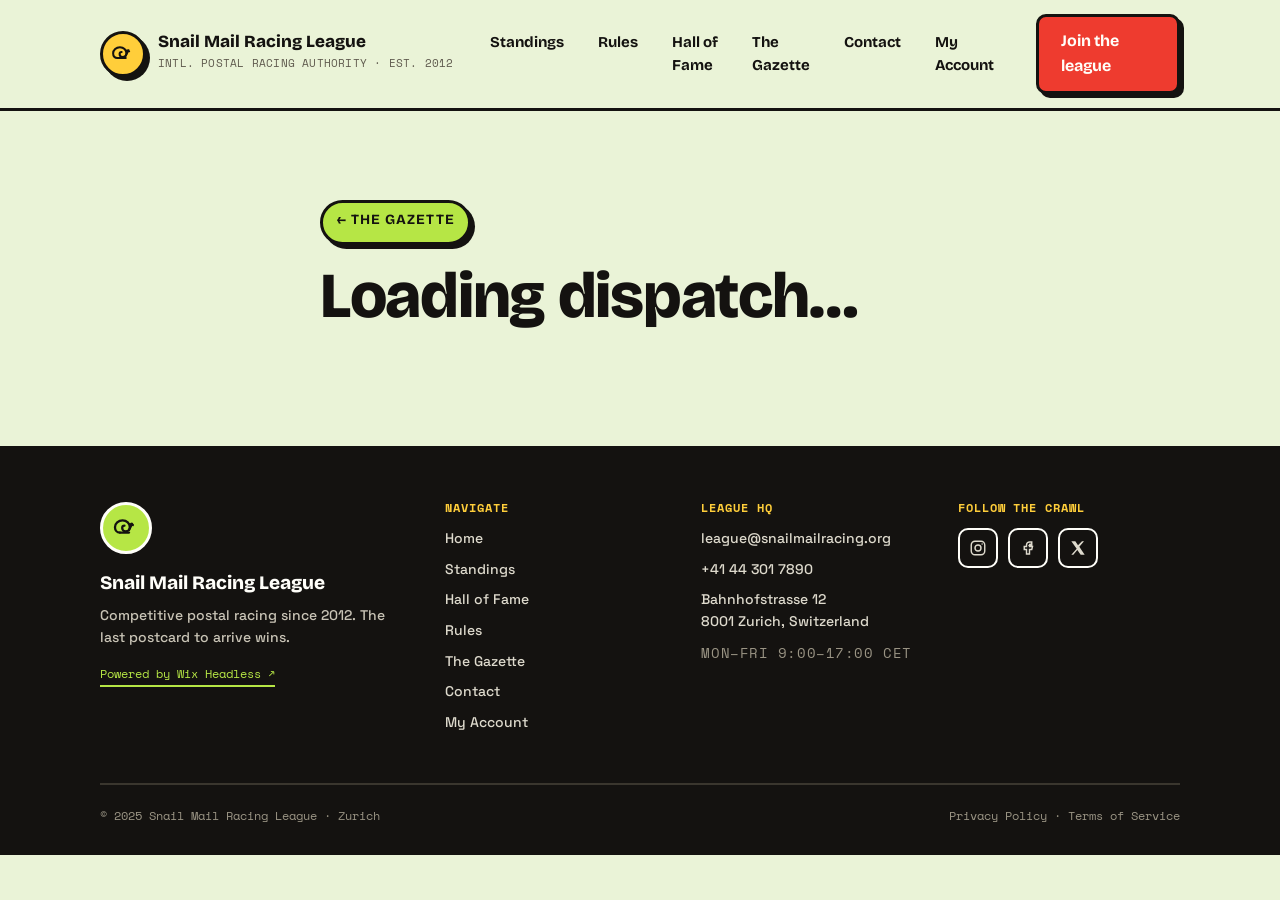
<file: blog-post.html>
<!DOCTYPE html>
<html lang="en">
<head>
<meta charset="UTF-8" />
<meta name="viewport" content="width=device-width, initial-scale=1.0" />
<title>The Gazette — Snail Mail Racing League</title>
<meta name="description" content="Race report from The Gazette." />
<link rel="preconnect" href="https://fonts.googleapis.com">
<link rel="preconnect" href="https://fonts.gstatic.com" crossorigin>
<link rel="preload" as="style" href="https://fonts.googleapis.com/css2?family=Bricolage+Grotesque:opsz,wght@12..96,500;12..96,700;12..96,800&family=Space+Grotesk:wght@400;500&family=Space+Mono:wght@400;700&display=swap" onload="this.onload=null;this.rel='stylesheet'">
<noscript><link rel="stylesheet" href="https://fonts.googleapis.com/css2?family=Bricolage+Grotesque:opsz,wght@12..96,500;12..96,700;12..96,800&family=Space+Grotesk:wght@400;500&family=Space+Mono:wght@400;700&display=swap"></noscript>
<link rel="preload" href="styles.css" as="style">
<link rel="stylesheet" href="styles.css">
<script>
window.WIX_CONFIG = {"siteId":"56d7087c-434a-45a1-a38b-277ff14c6016","clientId":"5b263943-273d-425f-b980-0eb2873c2864","cms":{"collections":{"standings":"StandingsRow","hallOfFame":"LegendaryDelivery","testimonials":"MemberTestimonial","memberRaces":"MemberRace"}},"form":{"formId":"121851fd-1c38-4a16-9047-cd9281657eea","targets":["full_name","email","country","preferred_race_format","message"]}};
</script>
</head>
<body data-page="blog">

<header id="site-header"></header>

<main class="section page-main">
  <div class="wrap blog-article-wrap">
    <p class="eyebrow"><a href="/blog.html" class="linkarrow">← The Gazette</a></p>
    <p class="pdate" id="blogDate"></p>
    <h1 class="section-title" id="blogTitle">Loading dispatch…</h1>
    <article class="blog-article" id="blogArticle"></article>
  </div>
</main>

<footer id="site-footer"></footer>
<script type="module" src="site.mjs"></script>
<script type="module" src="pages/blog-post.mjs"></script>
</body>
</html>
</file>
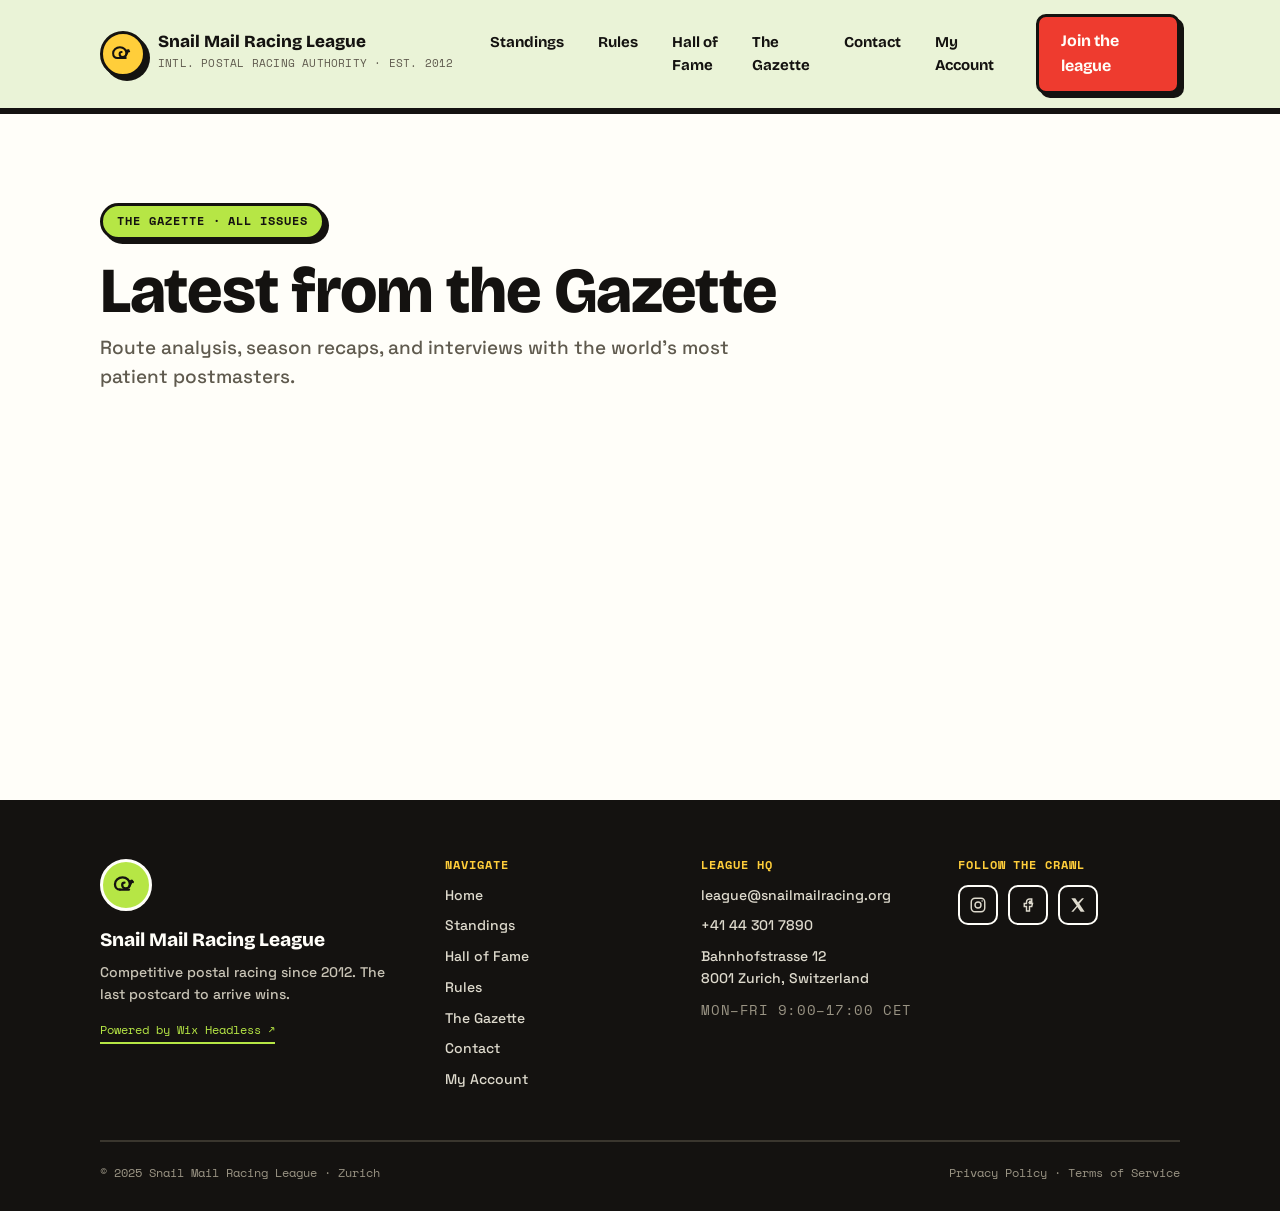
<file: blog.html>
<!DOCTYPE html>
<html lang="en">
<head>
<meta charset="UTF-8" />
<meta name="viewport" content="width=device-width, initial-scale=1.0" />
<title>The Gazette — Snail Mail Racing League</title>
<meta name="description" content="Race reports, route analysis, and member spotlights from the Snail Mail Racing League." />
<link rel="preconnect" href="https://fonts.googleapis.com">
<link rel="preconnect" href="https://fonts.gstatic.com" crossorigin>
<link rel="preload" as="style" href="https://fonts.googleapis.com/css2?family=Bricolage+Grotesque:opsz,wght@12..96,500;12..96,700;12..96,800&family=Space+Grotesk:wght@400;500&family=Space+Mono:wght@400;700&display=swap" onload="this.onload=null;this.rel='stylesheet'">
<noscript><link rel="stylesheet" href="https://fonts.googleapis.com/css2?family=Bricolage+Grotesque:opsz,wght@12..96,500;12..96,700;12..96,800&family=Space+Grotesk:wght@400;500&family=Space+Mono:wght@400;700&display=swap"></noscript>
<link rel="preload" href="styles.css" as="style">
<link rel="stylesheet" href="styles.css">
<script>
window.WIX_CONFIG = {"siteId":"56d7087c-434a-45a1-a38b-277ff14c6016","clientId":"5b263943-273d-425f-b980-0eb2873c2864","cms":{"collections":{"standings":"StandingsRow","hallOfFame":"LegendaryDelivery","testimonials":"MemberTestimonial","memberRaces":"MemberRace"}},"form":{"formId":"121851fd-1c38-4a16-9047-cd9281657eea","targets":["full_name","email","country","preferred_race_format","message"]}};
</script>
<script type="application/ld+json">
{"@context":"https://schema.org","@type":"Blog","name":"The Gazette","publisher":{"@type":"SportsOrganization","name":"Snail Mail Racing League"}}
</script>
</head>
<body data-page="blog">

<header id="site-header"></header>

<main class="section section--tint page-main">
  <div class="wrap">
    <span class="eyebrow">The Gazette · All issues</span>
    <h1 class="section-title">Latest from the Gazette</h1>
    <p class="section-lede">Route analysis, season recaps, and interviews with the world's most patient postmasters.</p>
    <div class="gaz-grid" id="gazGrid"></div>
  </div>
</main>

<footer id="site-footer"></footer>
<script type="module" src="site.mjs"></script>
<script type="module" src="pages/blog.mjs"></script>
</body>
</html>
</file>
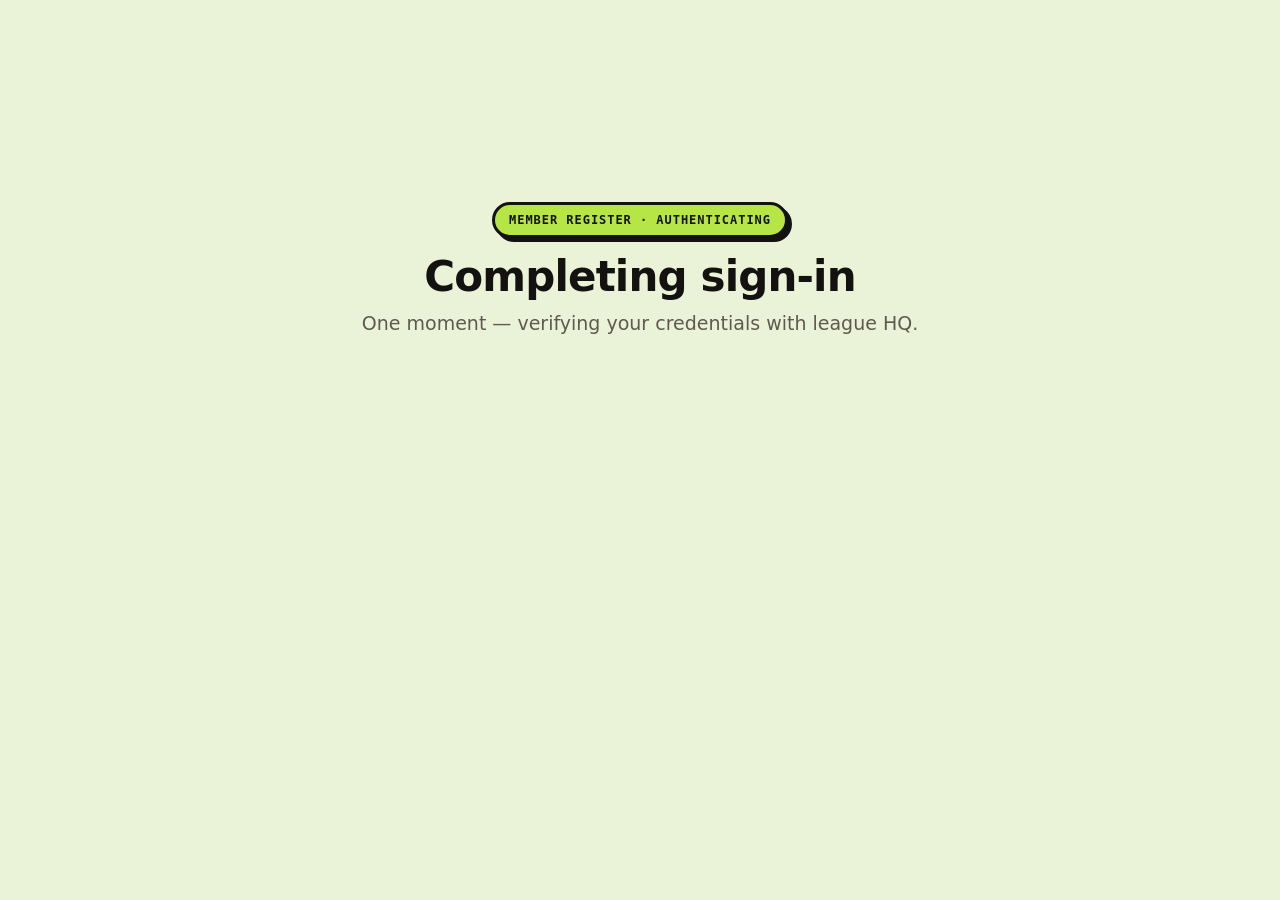
<file: callback.html>
<!DOCTYPE html>
<html lang="en">
<head>
<meta charset="UTF-8" />
<meta name="viewport" content="width=device-width, initial-scale=1.0" />
<title>Signing in — Snail Mail Racing League</title>
<link rel="stylesheet" href="styles.css" />
<script>
window.WIX_CONFIG = {"siteId":"56d7087c-434a-45a1-a38b-277ff14c6016","clientId":"5b263943-273d-425f-b980-0eb2873c2864","cms":{"collections":{"standings":"StandingsRow","hallOfFame":"LegendaryDelivery","testimonials":"MemberTestimonial","memberRaces":"MemberRace"}},"form":{"formId":"121851fd-1c38-4a16-9047-cd9281657eea","targets":["full_name","email","country","preferred_race_format","message"]}};
</script>
</head>
<body>
<main class="section" style="min-height:60vh;display:grid;place-items:center;text-align:center">
  <div class="wrap">
    <span class="eyebrow">Member Register · Authenticating</span>
    <h1 class="section-title" style="font-size:clamp(28px,5vw,42px)">Completing sign-in</h1>
    <p class="section-lede" id="status">One moment — verifying your credentials with league HQ.</p>
  </div>
</main>
<script type="module" src="callback/callback.mjs"></script>
</body>
</html>
</file>
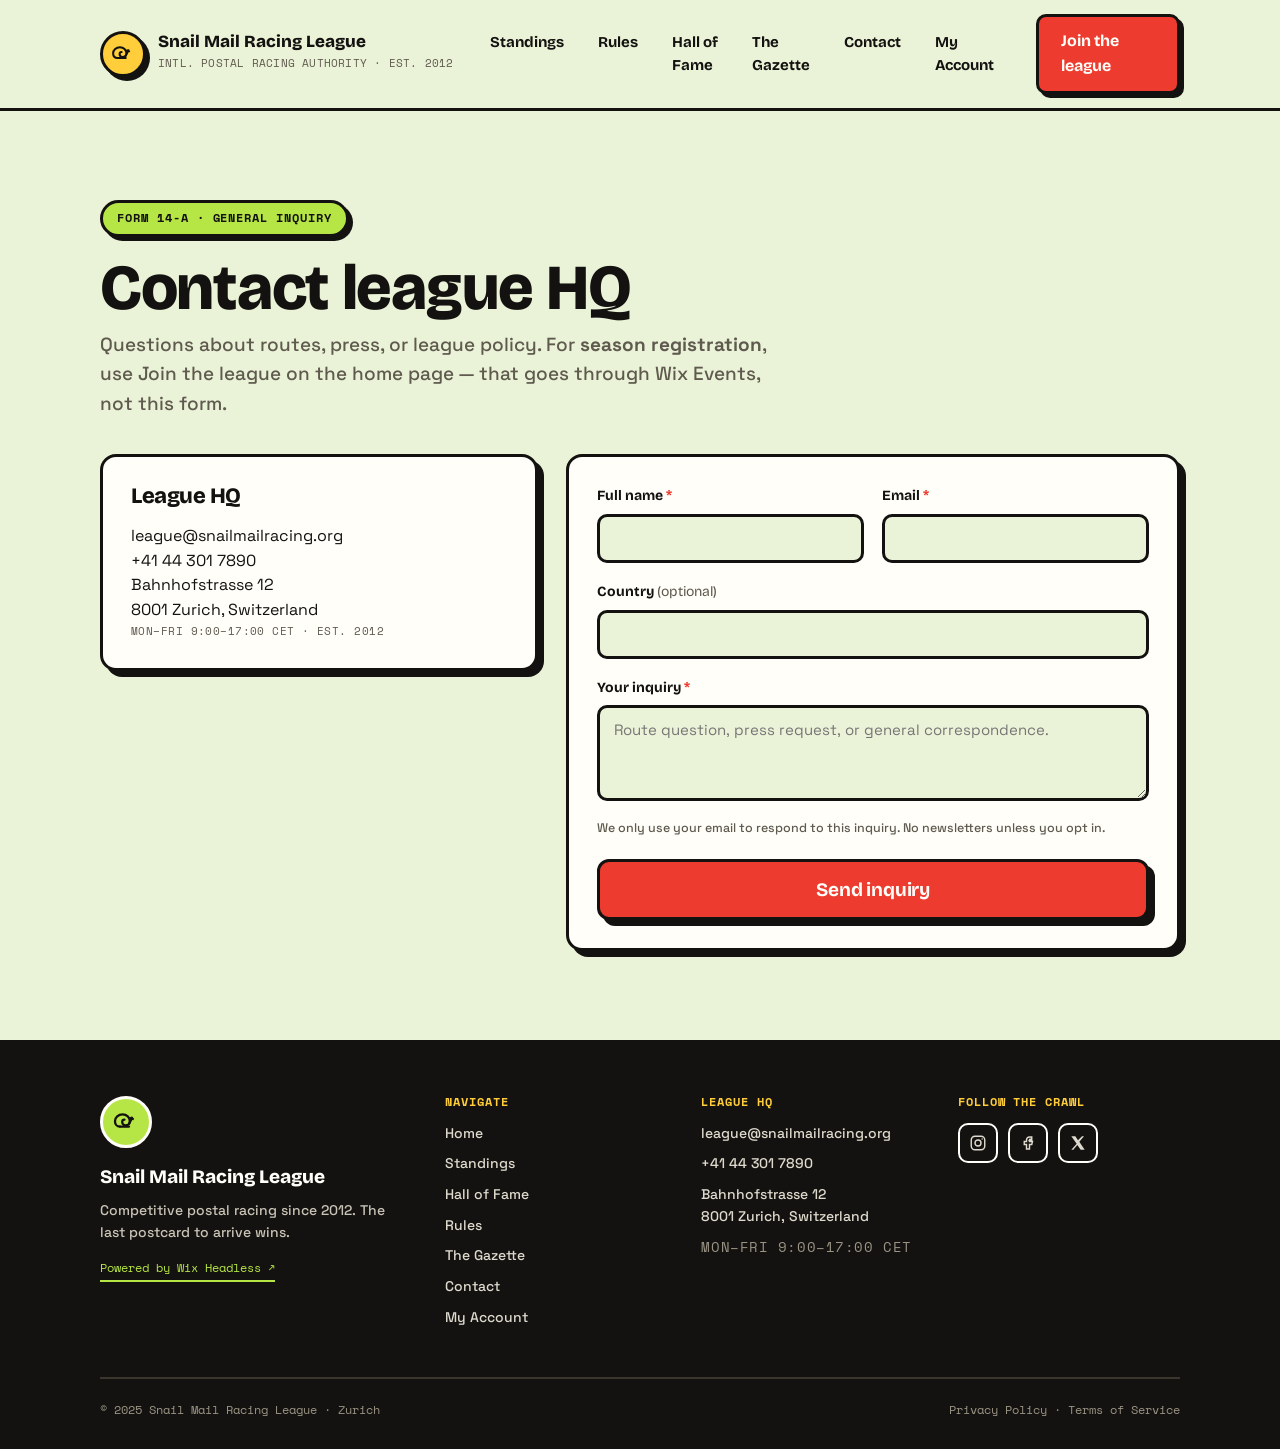
<file: contact.html>
<!DOCTYPE html>
<html lang="en">
<head>
<meta charset="UTF-8" />
<meta name="viewport" content="width=device-width, initial-scale=1.0" />
<title>Contact League HQ — Snail Mail Racing League</title>
<meta name="description" content="League HQ in Zurich — inquiries, registration questions, and general correspondence." />
<link rel="preconnect" href="https://fonts.googleapis.com">
<link rel="preconnect" href="https://fonts.gstatic.com" crossorigin>
<link rel="preload" as="style" href="https://fonts.googleapis.com/css2?family=Bricolage+Grotesque:opsz,wght@12..96,500;12..96,700;12..96,800&family=Space+Grotesk:wght@400;500&family=Space+Mono:wght@400;700&display=swap" onload="this.onload=null;this.rel='stylesheet'">
<noscript><link rel="stylesheet" href="https://fonts.googleapis.com/css2?family=Bricolage+Grotesque:opsz,wght@12..96,500;12..96,700;12..96,800&family=Space+Grotesk:wght@400;500&family=Space+Mono:wght@400;700&display=swap"></noscript>
<link rel="preload" href="styles.css" as="style">
<link rel="stylesheet" href="styles.css">
<script>
window.WIX_CONFIG = {"siteId":"56d7087c-434a-45a1-a38b-277ff14c6016","clientId":"5b263943-273d-425f-b980-0eb2873c2864","cms":{"collections":{"standings":"StandingsRow","hallOfFame":"LegendaryDelivery","testimonials":"MemberTestimonial","memberRaces":"MemberRace"}},"form":{"formId":"121851fd-1c38-4a16-9047-cd9281657eea","targets":["full_name","email","country","preferred_race_format","message"]}};
</script>
<script type="application/ld+json">
{"@context":"https://schema.org","@type":"Organization","name":"Snail Mail Racing League","email":"league@snailmailracing.org","telephone":"+41 44 301 7890","address":{"@type":"PostalAddress","streetAddress":"Bahnhofstrasse 12","postalCode":"8001","addressLocality":"Zurich","addressCountry":"CH"}}
</script>
</head>
<body data-page="contact">

<header id="site-header"></header>

<main class="section page-main">
  <div class="wrap">
    <span class="eyebrow">Form 14-A · General Inquiry</span>
    <h1 class="section-title">Contact league HQ</h1>
    <p class="section-lede">Questions about routes, press, or league policy. For <strong>season registration</strong>, use <a href="/#register">Join the league</a> on the home page — that goes through Wix Events, not this form.</p>

    <div class="contact-grid">
      <div class="contact-card">
        <h2>League HQ</h2>
        <p><a href="mailto:league@snailmailracing.org">league@snailmailracing.org</a></p>
        <p><a href="tel:+41443017890">+41 44 301 7890</a></p>
        <p>Bahnhofstrasse 12<br>8001 Zurich, Switzerland</p>
        <p class="ref">Mon–Fri 9:00–17:00 CET · est. 2012</p>
      </div>

      <div class="form-body contact-form-wrap">
        <h2 class="visually-hidden">Inquiry form</h2>
        <form id="contactForm" novalidate>
          <div class="form-row">
            <div class="field">
              <label for="c-name">Full name <span class="req" aria-hidden="true">*</span></label>
              <input id="c-name" name="name" type="text" autocomplete="name" required />
            </div>
            <div class="field">
              <label for="c-email">Email <span class="req" aria-hidden="true">*</span></label>
              <input id="c-email" name="email" type="email" autocomplete="email" required />
            </div>
          </div>
          <div class="field">
            <label for="c-country">Country <span style="color:var(--muted);font-weight:400">(optional)</span></label>
            <input id="c-country" name="country" type="text" autocomplete="country-name" />
          </div>
          <div class="field">
            <label for="c-msg">Your inquiry <span class="req" aria-hidden="true">*</span></label>
            <textarea id="c-msg" name="message" required placeholder="Route question, press request, or general correspondence."></textarea>
          </div>
          <p class="reassure">We only use your email to respond to this inquiry. No newsletters unless you opt in.</p>
          <button type="submit" class="btn btn--lg" style="width:100%">Send inquiry</button>
        </form>
        <div class="form-success" id="contactSuccess" role="status">
          <h3>Inquiry received.</h3>
          <p>Given our commitment to slowness, expect a reply within 3–5 business days — which by league standards is lightning fast.</p>
        </div>
      </div>
    </div>
  </div>
</main>

<footer id="site-footer"></footer>
<script type="module" src="site.mjs"></script>
<script type="module" src="pages/contact.mjs"></script>
</body>
</html>
</file>
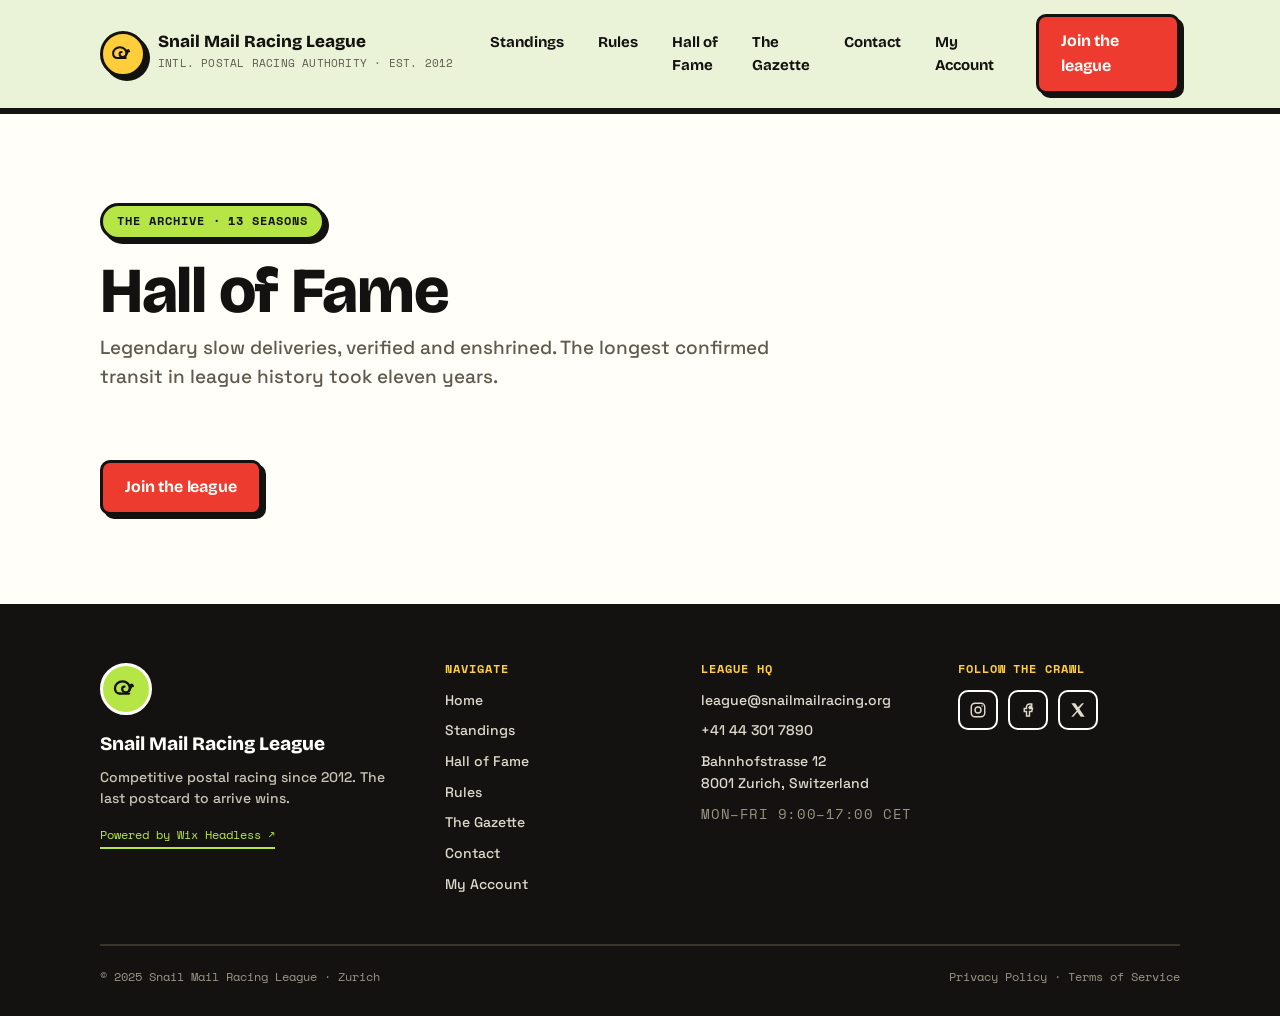
<file: hall-of-fame.html>
<!DOCTYPE html>
<html lang="en">
<head>
<meta charset="UTF-8" />
<meta name="viewport" content="width=device-width, initial-scale=1.0" />
<title>Hall of Fame — Snail Mail Racing League</title>
<meta name="description" content="Legendary slow deliveries — verified routes, transit times, and stories from 13 seasons of competitive postal racing." />
<link rel="preconnect" href="https://fonts.googleapis.com">
<link rel="preconnect" href="https://fonts.gstatic.com" crossorigin>
<link rel="preload" as="style" href="https://fonts.googleapis.com/css2?family=Bricolage+Grotesque:opsz,wght@12..96,500;12..96,700;12..96,800&family=Space+Grotesk:wght@400;500&family=Space+Mono:wght@400;700&display=swap" onload="this.onload=null;this.rel='stylesheet'">
<noscript><link rel="stylesheet" href="https://fonts.googleapis.com/css2?family=Bricolage+Grotesque:opsz,wght@12..96,500;12..96,700;12..96,800&family=Space+Grotesk:wght@400;500&family=Space+Mono:wght@400;700&display=swap"></noscript>
<link rel="preload" href="styles.css" as="style">
<link rel="stylesheet" href="styles.css">
<script>
window.WIX_CONFIG = {"siteId":"56d7087c-434a-45a1-a38b-277ff14c6016","clientId":"5b263943-273d-425f-b980-0eb2873c2864","cms":{"collections":{"standings":"StandingsRow","hallOfFame":"LegendaryDelivery","testimonials":"MemberTestimonial","memberRaces":"MemberRace"}},"form":{"formId":"121851fd-1c38-4a16-9047-cd9281657eea","targets":["full_name","email","country","preferred_race_format","message"]}};
</script>
</head>
<body data-page="hall-of-fame">

<header id="site-header"></header>

<main class="section section--tint page-main">
  <div class="wrap">
    <span class="eyebrow">The Archive · 13 seasons</span>
    <h1 class="section-title">Hall of Fame</h1>
    <p class="section-lede">Legendary slow deliveries, verified and enshrined. The longest confirmed transit in league history took eleven years.</p>
    <ul class="hof-page-grid" id="hofGrid" aria-label="Legendary deliveries"></ul>
    <p style="margin-top:32px"><a href="/#register" class="btn">Join the league</a></p>
  </div>
</main>

<footer id="site-footer"></footer>
<script type="module" src="site.mjs"></script>
<script type="module" src="pages/hof.mjs"></script>
</body>
</html>
</file>
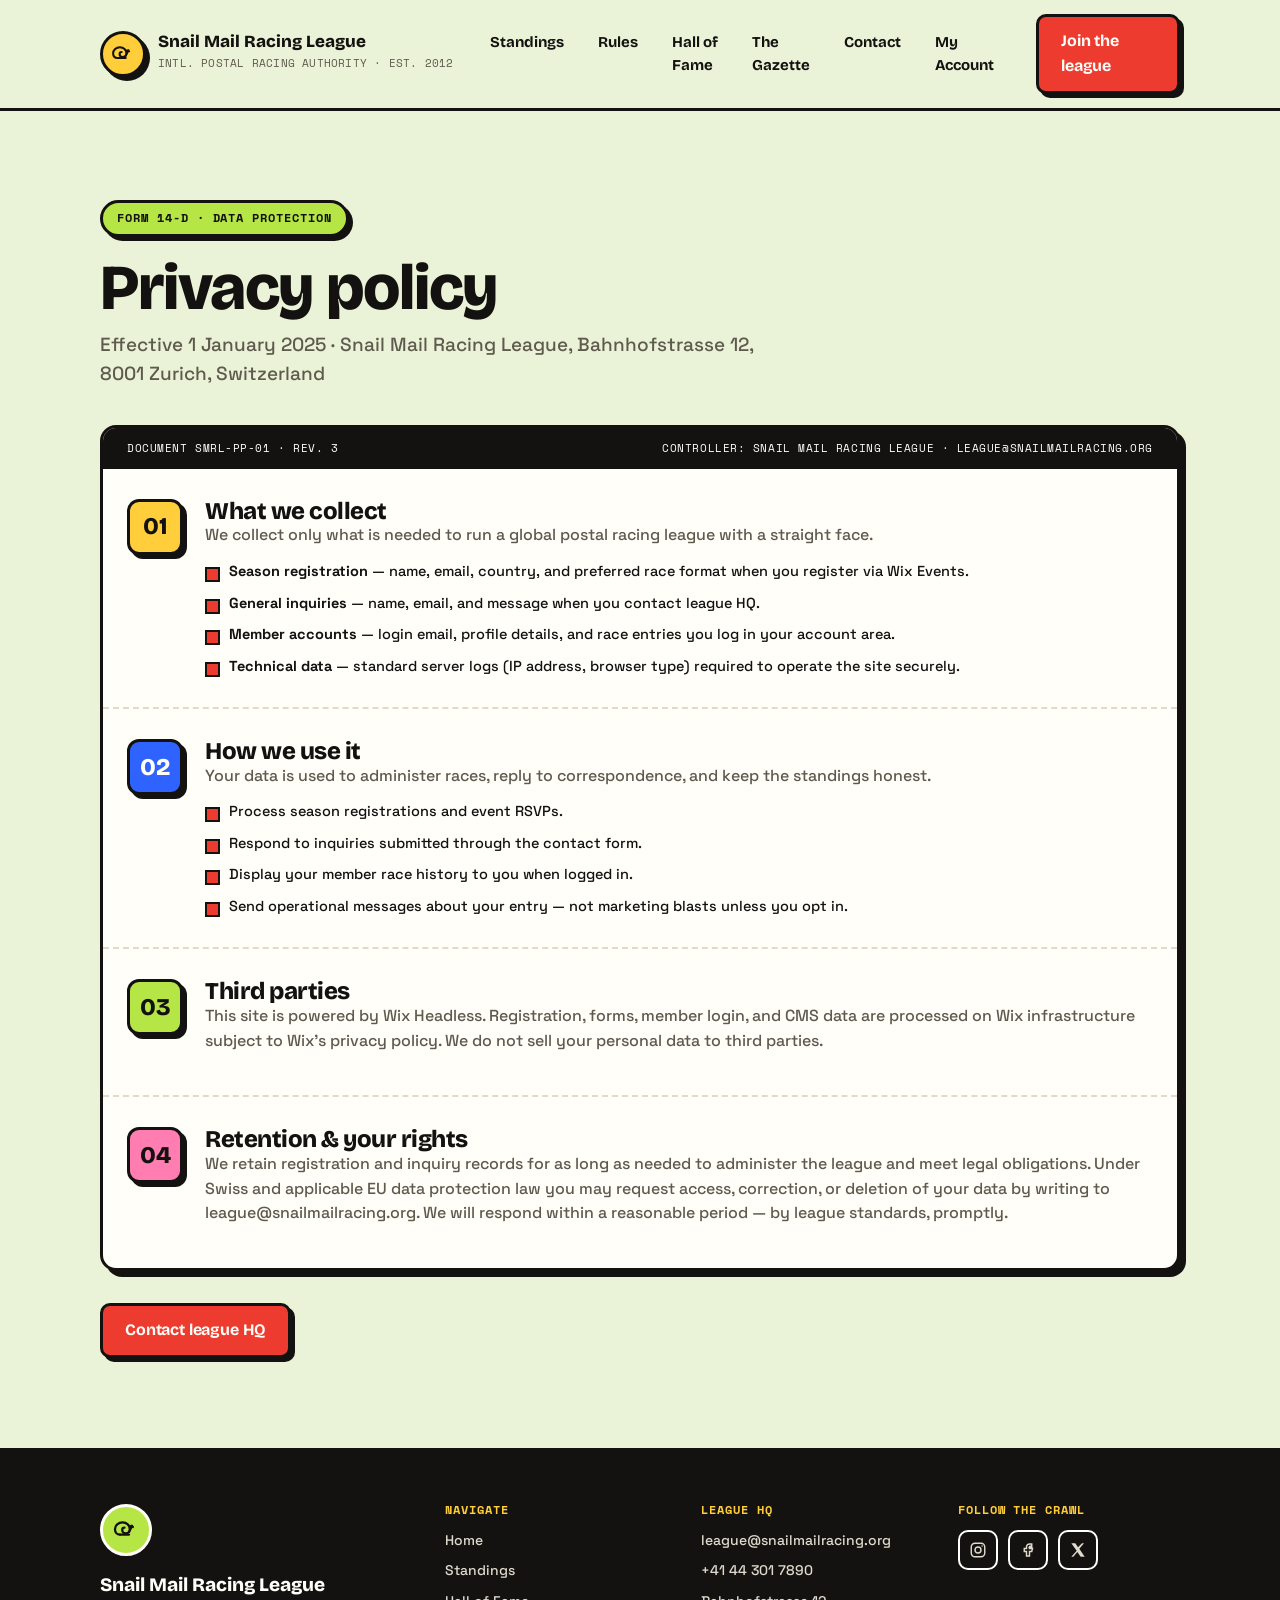
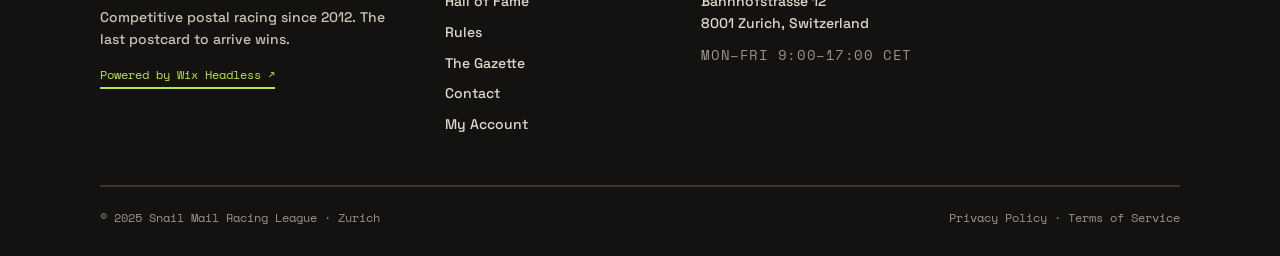
<file: privacy.html>
<!DOCTYPE html>
<html lang="en">
<head>
<meta charset="UTF-8" />
<meta name="viewport" content="width=device-width, initial-scale=1.0" />
<title>Privacy Policy — Snail Mail Racing League</title>
<meta name="description" content="How the Snail Mail Racing League collects, uses, and stores your personal data." />
<link rel="preconnect" href="https://fonts.googleapis.com">
<link rel="preconnect" href="https://fonts.gstatic.com" crossorigin>
<link rel="preload" as="style" href="https://fonts.googleapis.com/css2?family=Bricolage+Grotesque:opsz,wght@12..96,500;12..96,700;12..96,800&family=Space+Grotesk:wght@400;500&family=Space+Mono:wght@400;700&display=swap" onload="this.onload=null;this.rel='stylesheet'">
<noscript><link rel="stylesheet" href="https://fonts.googleapis.com/css2?family=Bricolage+Grotesque:opsz,wght@12..96,500;12..96,700;12..96,800&family=Space+Grotesk:wght@400;500&family=Space+Mono:wght@400;700&display=swap"></noscript>
<link rel="preload" href="styles.css" as="style">
<link rel="stylesheet" href="styles.css">
</head>
<body data-page="privacy">

<header id="site-header"></header>

<main class="section page-main">
  <div class="wrap">
    <span class="eyebrow">Form 14-D · Data Protection</span>
    <h1 class="section-title">Privacy policy</h1>
    <p class="section-lede">Effective 1 January 2025 · Snail Mail Racing League, Bahnhofstrasse 12, 8001 Zurich, Switzerland</p>

    <div class="rules-doc">
      <div class="docref">
        <span>Document SMRL-PP-01 · Rev. 3</span>
        <span>Controller: Snail Mail Racing League · league@snailmailracing.org</span>
      </div>

      <div class="clause">
        <div class="cnum">01</div>
        <div>
          <h2>What we collect</h2>
          <p>We collect only what is needed to run a global postal racing league with a straight face.</p>
          <ul class="subs">
            <li><b>Season registration</b> — name, email, country, and preferred race format when you register via Wix Events.</li>
            <li><b>General inquiries</b> — name, email, and message when you contact league HQ.</li>
            <li><b>Member accounts</b> — login email, profile details, and race entries you log in your account area.</li>
            <li><b>Technical data</b> — standard server logs (IP address, browser type) required to operate the site securely.</li>
          </ul>
        </div>
      </div>

      <div class="clause">
        <div class="cnum">02</div>
        <div>
          <h2>How we use it</h2>
          <p>Your data is used to administer races, reply to correspondence, and keep the standings honest.</p>
          <ul class="subs">
            <li>Process season registrations and event RSVPs.</li>
            <li>Respond to inquiries submitted through the contact form.</li>
            <li>Display your member race history to you when logged in.</li>
            <li>Send operational messages about your entry — not marketing blasts unless you opt in.</li>
          </ul>
        </div>
      </div>

      <div class="clause">
        <div class="cnum">03</div>
        <div>
          <h2>Third parties</h2>
          <p>This site is powered by <a href="https://www.wix.com">Wix Headless</a>. Registration, forms, member login, and CMS data are processed on Wix infrastructure subject to <a href="https://www.wix.com/about/privacy" target="_blank" rel="noopener">Wix's privacy policy</a>. We do not sell your personal data to third parties.</p>
        </div>
      </div>

      <div class="clause">
        <div class="cnum">04</div>
        <div>
          <h2>Retention &amp; your rights</h2>
          <p>We retain registration and inquiry records for as long as needed to administer the league and meet legal obligations. Under Swiss and applicable EU data protection law you may request access, correction, or deletion of your data by writing to <a href="mailto:league@snailmailracing.org">league@snailmailracing.org</a>. We will respond within a reasonable period — by league standards, promptly.</p>
        </div>
      </div>
    </div>

    <p style="margin-top:32px"><a href="/contact.html" class="btn">Contact league HQ</a></p>
  </div>
</main>

<footer id="site-footer"></footer>
<script type="module" src="site.mjs"></script>
</body>
</html>
</file>
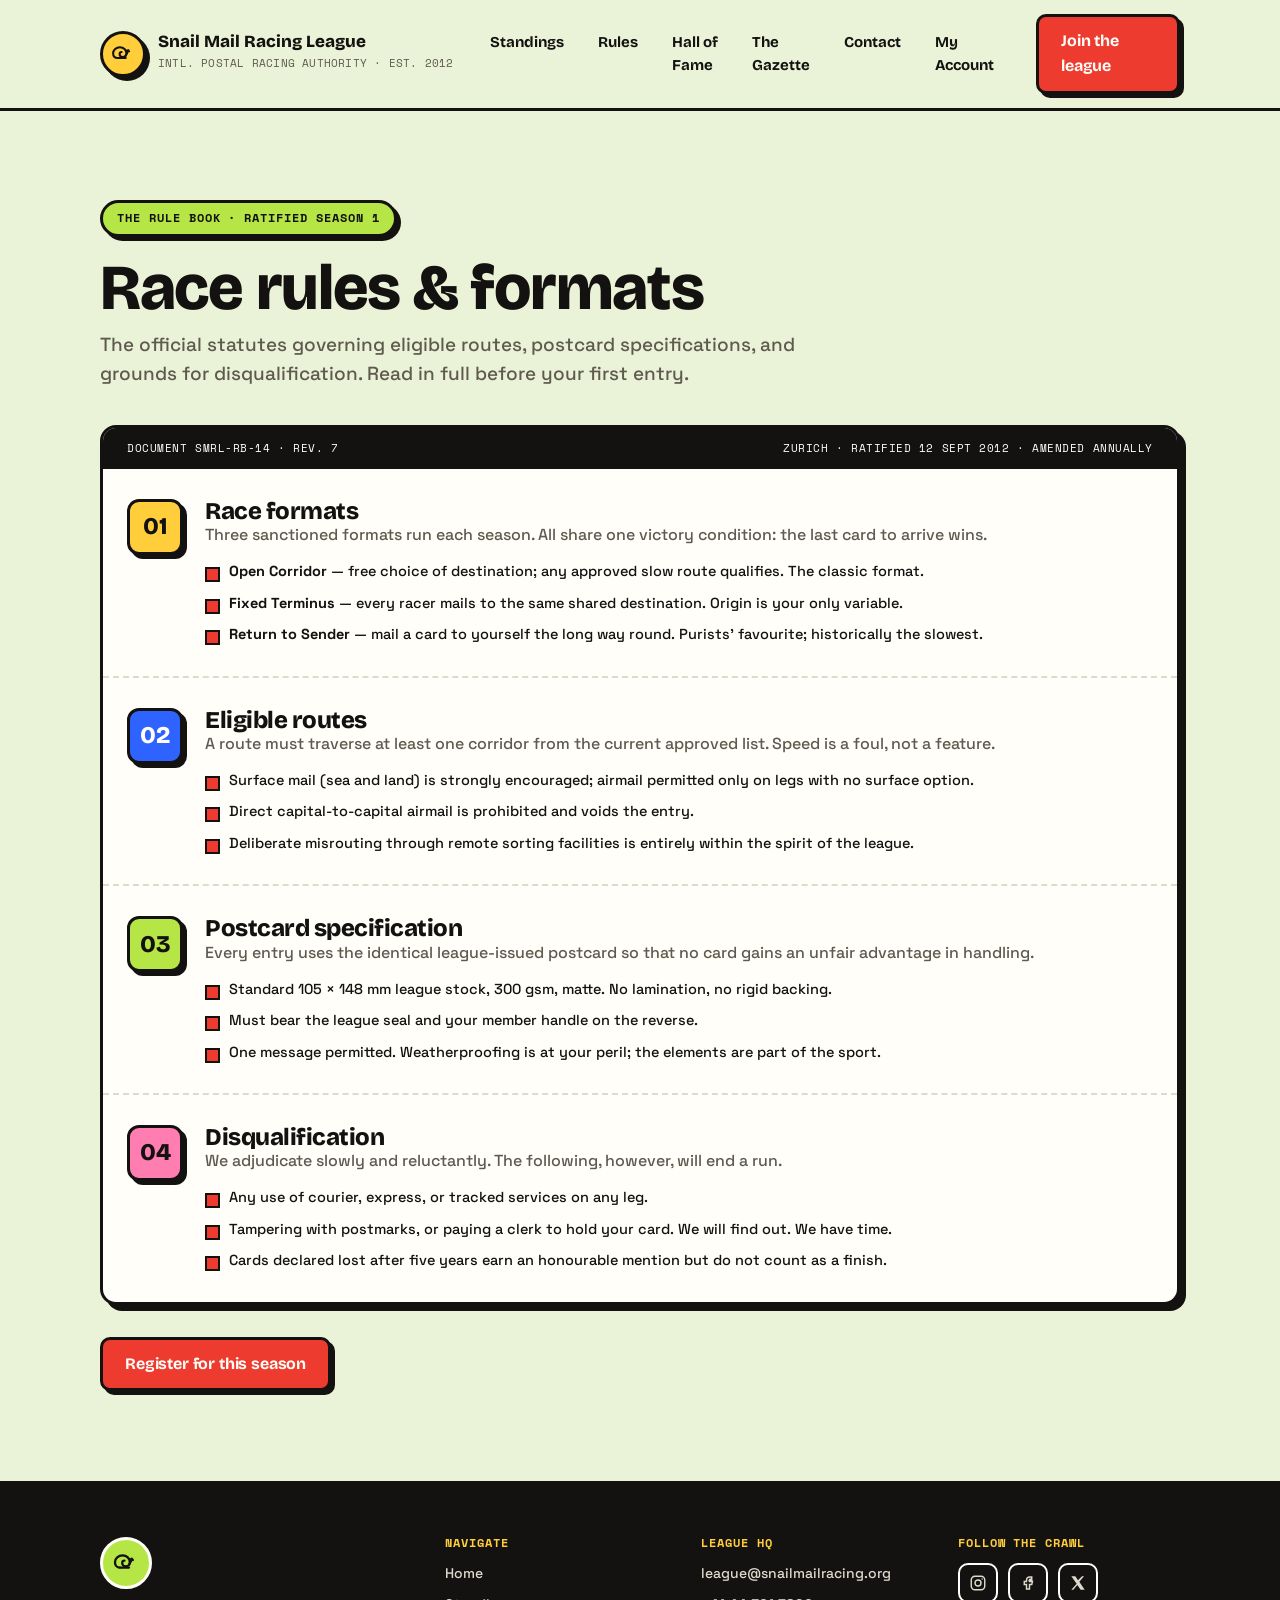
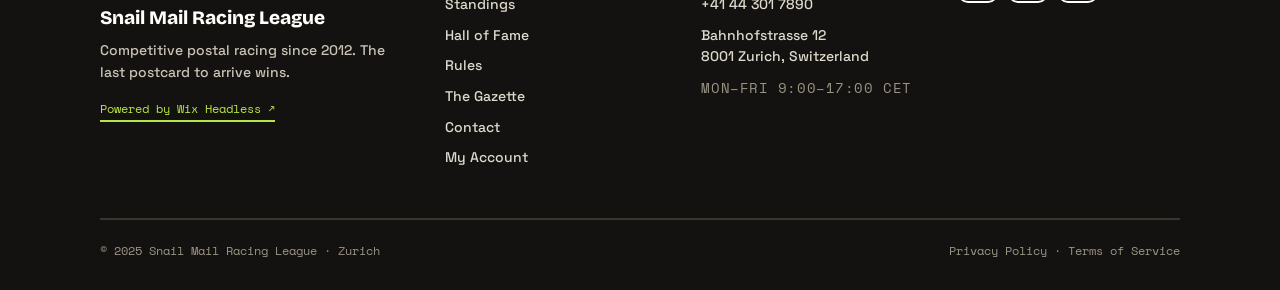
<file: rules.html>
<!DOCTYPE html>
<html lang="en">
<head>
<meta charset="UTF-8" />
<meta name="viewport" content="width=device-width, initial-scale=1.0" />
<title>Race Rules &amp; Formats — Snail Mail Racing League</title>
<meta name="description" content="Official rule book: race formats, eligible routes, postcard specs, and disqualification criteria." />
<link rel="preconnect" href="https://fonts.googleapis.com">
<link rel="preconnect" href="https://fonts.gstatic.com" crossorigin>
<link rel="preload" as="style" href="https://fonts.googleapis.com/css2?family=Bricolage+Grotesque:opsz,wght@12..96,500;12..96,700;12..96,800&family=Space+Grotesk:wght@400;500&family=Space+Mono:wght@400;700&display=swap" onload="this.onload=null;this.rel='stylesheet'">
<noscript><link rel="stylesheet" href="https://fonts.googleapis.com/css2?family=Bricolage+Grotesque:opsz,wght@12..96,500;12..96,700;12..96,800&family=Space+Grotesk:wght@400;500&family=Space+Mono:wght@400;700&display=swap"></noscript>
<link rel="preload" href="styles.css" as="style">
<link rel="stylesheet" href="styles.css">
</head>
<body data-page="rules">

<header id="site-header"></header>

<main class="section page-main">
  <div class="stamp-wm" style="top:-20px;right:20px" aria-hidden="true"></div>
  <div class="wrap">
    <span class="eyebrow">The Rule Book · Ratified Season 1</span>
    <h1 class="section-title">Race rules &amp; formats</h1>
    <p class="section-lede">The official statutes governing eligible routes, postcard specifications, and grounds for disqualification. Read in full before your first entry.</p>

    <div class="rules-doc">
      <div class="docref">
        <span>Document SMRL-RB-14 · Rev. 7</span>
        <span>Zurich · Ratified 12 Sept 2012 · Amended annually</span>
      </div>

      <div class="clause">
        <div class="cnum">01</div>
        <div>
          <h2>Race formats</h2>
          <p>Three sanctioned formats run each season. All share one victory condition: the last card to arrive wins.</p>
          <ul class="subs">
            <li><b>Open Corridor</b> — free choice of destination; any approved slow route qualifies. The classic format.</li>
            <li><b>Fixed Terminus</b> — every racer mails to the same shared destination. Origin is your only variable.</li>
            <li><b>Return to Sender</b> — mail a card to yourself the long way round. Purists' favourite; historically the slowest.</li>
          </ul>
        </div>
      </div>

      <div class="clause">
        <div class="cnum">02</div>
        <div>
          <h2>Eligible routes</h2>
          <p>A route must traverse at least one corridor from the current approved list. Speed is a foul, not a feature.</p>
          <ul class="subs">
            <li>Surface mail (sea and land) is strongly encouraged; airmail permitted only on legs with no surface option.</li>
            <li>Direct capital-to-capital airmail is prohibited and voids the entry.</li>
            <li>Deliberate misrouting through remote sorting facilities is entirely within the spirit of the league.</li>
          </ul>
        </div>
      </div>

      <div class="clause">
        <div class="cnum">03</div>
        <div>
          <h2>Postcard specification</h2>
          <p>Every entry uses the identical league-issued postcard so that no card gains an unfair advantage in handling.</p>
          <ul class="subs">
            <li>Standard 105 × 148 mm league stock, 300 gsm, matte. No lamination, no rigid backing.</li>
            <li>Must bear the league seal and your member handle on the reverse.</li>
            <li>One message permitted. Weatherproofing is at your peril; the elements are part of the sport.</li>
          </ul>
        </div>
      </div>

      <div class="clause">
        <div class="cnum">04</div>
        <div>
          <h2>Disqualification</h2>
          <p>We adjudicate slowly and reluctantly. The following, however, will end a run.</p>
          <ul class="subs">
            <li>Any use of courier, express, or tracked services on any leg.</li>
            <li>Tampering with postmarks, or paying a clerk to hold your card. We will find out. We have time.</li>
            <li>Cards declared lost after five years earn an honourable mention but do not count as a finish.</li>
          </ul>
        </div>
      </div>
    </div>
    <p style="margin-top:32px"><a href="/#register" class="btn">Register for this season</a></p>
  </div>
</main>

<footer id="site-footer"></footer>
<script type="module" src="site.mjs"></script>
</body>
</html>
</file>
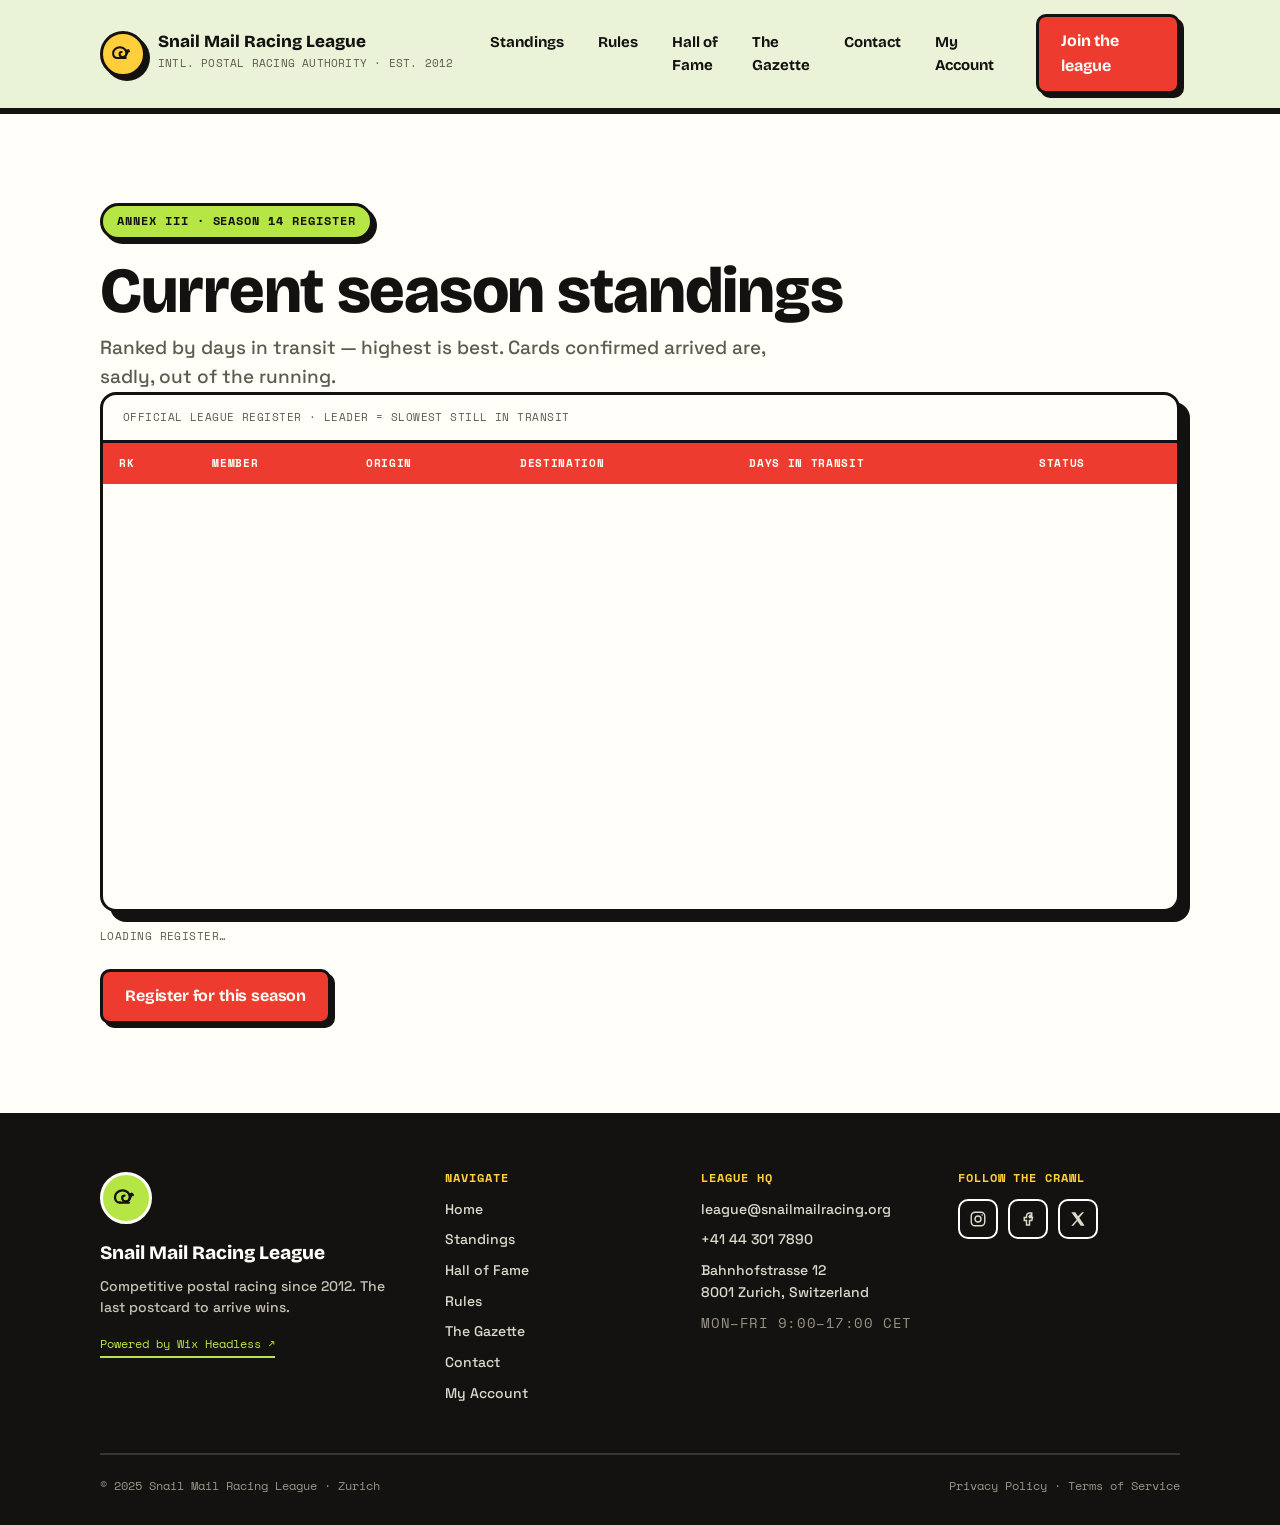
<file: standings.html>
<!DOCTYPE html>
<html lang="en">
<head>
<meta charset="UTF-8" />
<meta name="viewport" content="width=device-width, initial-scale=1.0" />
<title>Current Season Standings — Snail Mail Racing League</title>
<meta name="description" content="Live standings for Season 14 — postcards in transit ranked by days since departure." />
<link rel="preconnect" href="https://fonts.googleapis.com">
<link rel="preconnect" href="https://fonts.gstatic.com" crossorigin>
<link rel="preload" as="style" href="https://fonts.googleapis.com/css2?family=Bricolage+Grotesque:opsz,wght@12..96,500;12..96,700;12..96,800&family=Space+Grotesk:wght@400;500&family=Space+Mono:wght@400;700&display=swap" onload="this.onload=null;this.rel='stylesheet'">
<noscript><link rel="stylesheet" href="https://fonts.googleapis.com/css2?family=Bricolage+Grotesque:opsz,wght@12..96,500;12..96,700;12..96,800&family=Space+Grotesk:wght@400;500&family=Space+Mono:wght@400;700&display=swap"></noscript>
<link rel="preload" href="styles.css" as="style">
<link rel="stylesheet" href="styles.css">
<script>
window.WIX_CONFIG = {"siteId":"56d7087c-434a-45a1-a38b-277ff14c6016","clientId":"5b263943-273d-425f-b980-0eb2873c2864","cms":{"collections":{"standings":"StandingsRow","hallOfFame":"LegendaryDelivery","testimonials":"MemberTestimonial","memberRaces":"MemberRace"}},"form":{"formId":"121851fd-1c38-4a16-9047-cd9281657eea","targets":["full_name","email","country","preferred_race_format","message"]}};
</script>
<script type="application/ld+json">
{"@context":"https://schema.org","@type":"SportsEvent","name":"Snail Mail Racing League Season 14","sport":"Competitive postal racing","organizer":{"@type":"SportsOrganization","name":"Snail Mail Racing League"}}
</script>
</head>
<body data-page="standings">

<header id="site-header"></header>

<main class="section section--tint page-main">
  <div class="wrap">
    <span class="eyebrow">Annex III · Season 14 Register</span>
    <h1 class="section-title">Current season standings</h1>
    <p class="section-lede">Ranked by days in transit — highest is best. Cards confirmed arrived are, sadly, out of the running.</p>

    <div class="table-frame">
      <div class="table-scroll">
        <table class="standings" id="standingsTable">
          <caption>Official league register · leader = slowest still in transit</caption>
          <thead>
            <tr>
              <th scope="col">Rk</th>
              <th scope="col">Member</th>
              <th scope="col">Origin</th>
              <th scope="col">Destination</th>
              <th scope="col">Days in transit</th>
              <th scope="col">Status</th>
            </tr>
          </thead>
          <tbody id="standingsBody"></tbody>
        </table>
      </div>
    </div>
    <p class="ref" id="standingsMeta" style="margin-top:16px">Loading register…</p>
    <p style="margin-top:24px"><a href="/#register" class="btn">Register for this season</a></p>
  </div>
</main>

<footer id="site-footer"></footer>
<script type="module" src="site.mjs"></script>
<script type="module" src="pages/standings.mjs"></script>
</body>
</html>
</file>
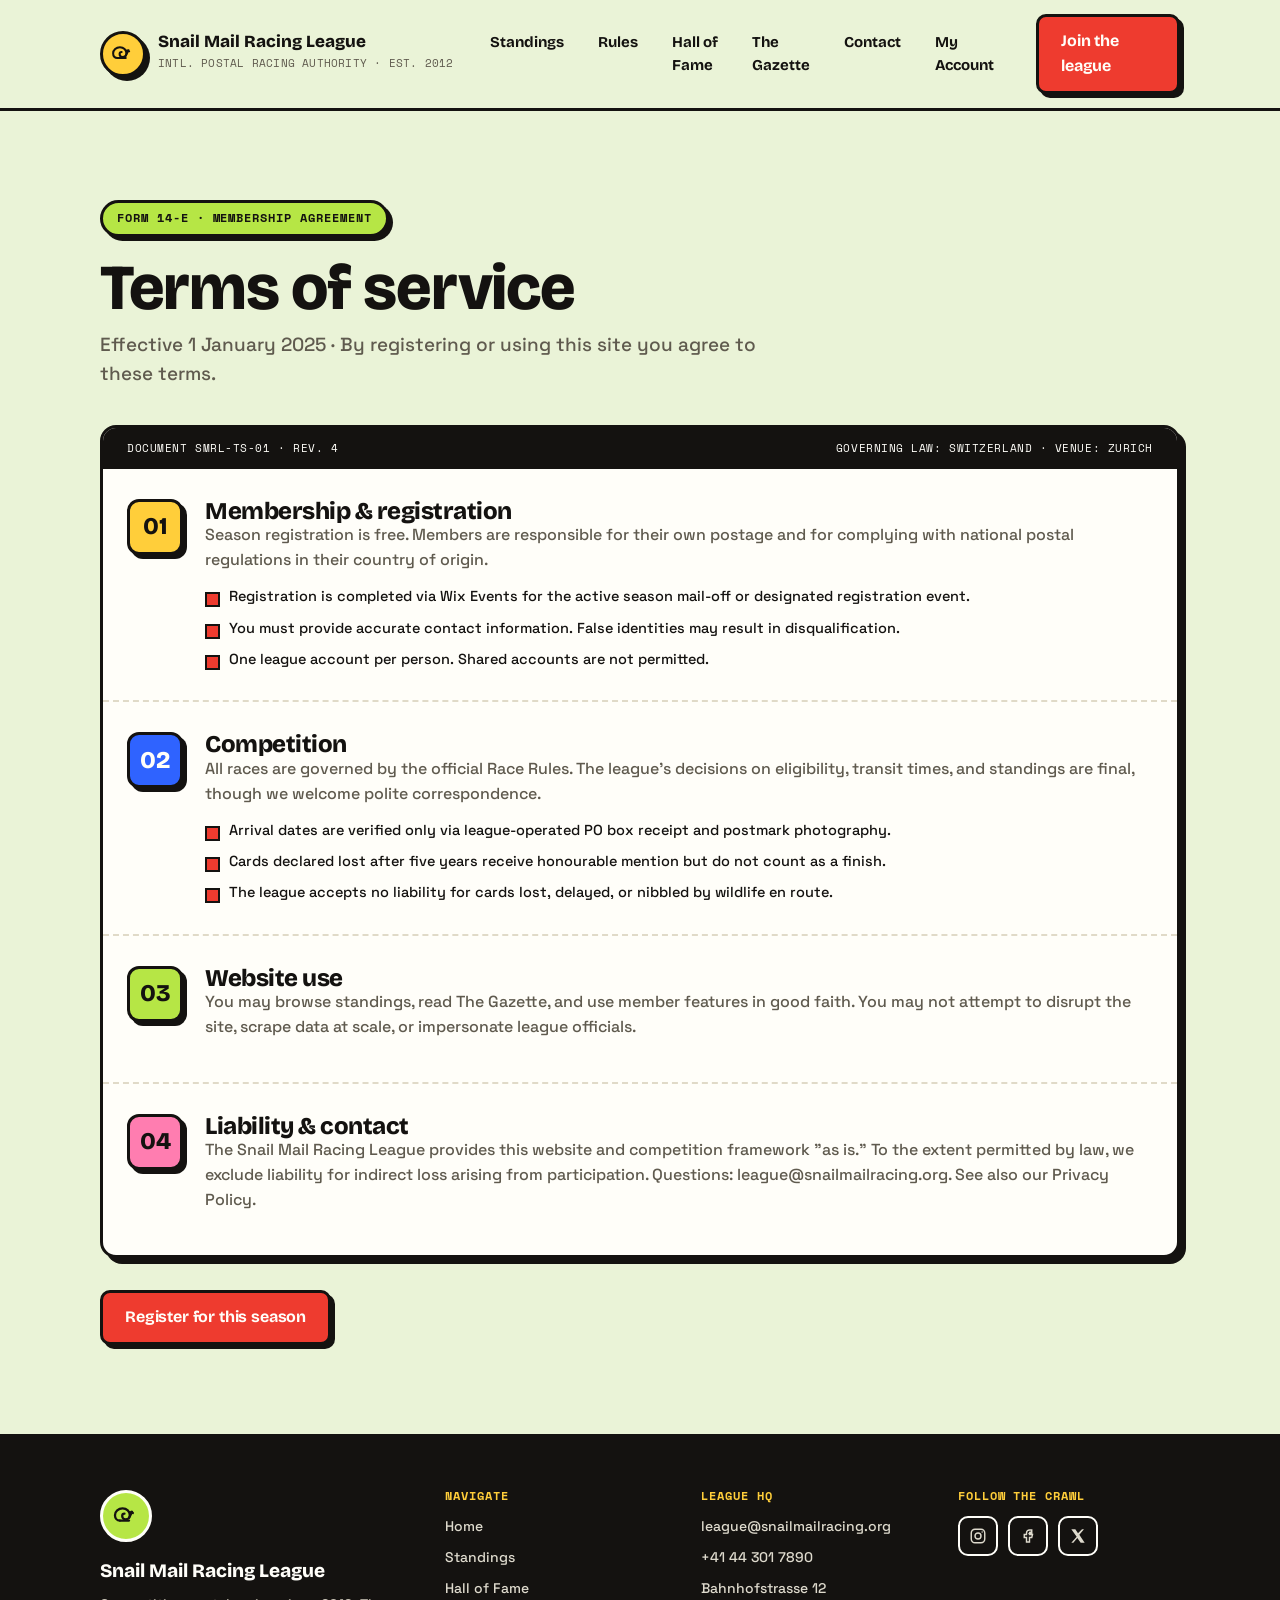
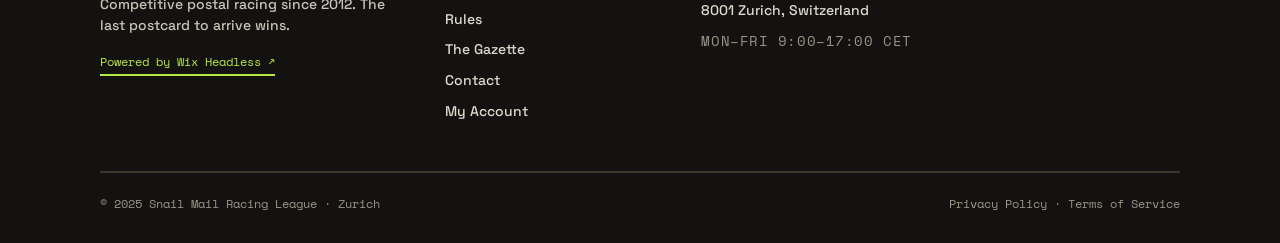
<file: terms.html>
<!DOCTYPE html>
<html lang="en">
<head>
<meta charset="UTF-8" />
<meta name="viewport" content="width=device-width, initial-scale=1.0" />
<title>Terms of Service — Snail Mail Racing League</title>
<meta name="description" content="Terms governing membership, competition, and use of the Snail Mail Racing League website." />
<link rel="preconnect" href="https://fonts.googleapis.com">
<link rel="preconnect" href="https://fonts.gstatic.com" crossorigin>
<link rel="preload" as="style" href="https://fonts.googleapis.com/css2?family=Bricolage+Grotesque:opsz,wght@12..96,500;12..96,700;12..96,800&family=Space+Grotesk:wght@400;500&family=Space+Mono:wght@400;700&display=swap" onload="this.onload=null;this.rel='stylesheet'">
<noscript><link rel="stylesheet" href="https://fonts.googleapis.com/css2?family=Bricolage+Grotesque:opsz,wght@12..96,500;12..96,700;12..96,800&family=Space+Grotesk:wght@400;500&family=Space+Mono:wght@400;700&display=swap"></noscript>
<link rel="preload" href="styles.css" as="style">
<link rel="stylesheet" href="styles.css">
</head>
<body data-page="terms">

<header id="site-header"></header>

<main class="section page-main">
  <div class="wrap">
    <span class="eyebrow">Form 14-E · Membership Agreement</span>
    <h1 class="section-title">Terms of service</h1>
    <p class="section-lede">Effective 1 January 2025 · By registering or using this site you agree to these terms.</p>

    <div class="rules-doc">
      <div class="docref">
        <span>Document SMRL-TS-01 · Rev. 4</span>
        <span>Governing law: Switzerland · Venue: Zurich</span>
      </div>

      <div class="clause">
        <div class="cnum">01</div>
        <div>
          <h2>Membership &amp; registration</h2>
          <p>Season registration is free. Members are responsible for their own postage and for complying with national postal regulations in their country of origin.</p>
          <ul class="subs">
            <li>Registration is completed via Wix Events for the active season mail-off or designated registration event.</li>
            <li>You must provide accurate contact information. False identities may result in disqualification.</li>
            <li>One league account per person. Shared accounts are not permitted.</li>
          </ul>
        </div>
      </div>

      <div class="clause">
        <div class="cnum">02</div>
        <div>
          <h2>Competition</h2>
          <p>All races are governed by the official <a href="/rules.html">Race Rules</a>. The league's decisions on eligibility, transit times, and standings are final, though we welcome polite correspondence.</p>
          <ul class="subs">
            <li>Arrival dates are verified only via league-operated PO box receipt and postmark photography.</li>
            <li>Cards declared lost after five years receive honourable mention but do not count as a finish.</li>
            <li>The league accepts no liability for cards lost, delayed, or nibbled by wildlife en route.</li>
          </ul>
        </div>
      </div>

      <div class="clause">
        <div class="cnum">03</div>
        <div>
          <h2>Website use</h2>
          <p>You may browse standings, read The Gazette, and use member features in good faith. You may not attempt to disrupt the site, scrape data at scale, or impersonate league officials.</p>
        </div>
      </div>

      <div class="clause">
        <div class="cnum">04</div>
        <div>
          <h2>Liability &amp; contact</h2>
          <p>The Snail Mail Racing League provides this website and competition framework "as is." To the extent permitted by law, we exclude liability for indirect loss arising from participation. Questions: <a href="mailto:league@snailmailracing.org">league@snailmailracing.org</a>. See also our <a href="/privacy.html">Privacy Policy</a>.</p>
        </div>
      </div>
    </div>

    <p style="margin-top:32px"><a href="/#register" class="btn">Register for this season</a></p>
  </div>
</main>

<footer id="site-footer"></footer>
<script type="module" src="site.mjs"></script>
</body>
</html>
</file>
<file: styles.css>
/* ============================================================
   SNAIL MAIL RACING LEAGUE — Neo-brutalist postal sticker-book
   ============================================================ */
:root{
  --bg:#EAF3D7;        /* pale slime wash — deliberately NOT sepia cream */
  --paper:#FFFEF9;     /* bright card surface */
  --ink:#141210;       /* near-black: text + every outline */
  --muted:#5F5A4E;
  --red:#EE3B2F;       /* poppy postal red */
  --blue:#2F63FF;      /* electric airmail blue */
  --lime:#B6E645;      /* snail-slime green, the loud accent */
  --yellow:#FFCE3A;    /* stamp yellow */
  --pink:#FF7DB0;      /* sticker pink */

  --disp:"Bricolage Grotesque", system-ui, sans-serif;
  --body:"Space Grotesk", system-ui, sans-serif;
  --mono:"Space Mono", ui-monospace, monospace;

  --maxw:1200px;
  --pad:clamp(18px,5vw,60px);
  --sec:clamp(60px,8vw,110px);

  --bd:3px solid var(--ink);
  --sh:6px 6px 0 var(--ink);
  --sh-sm:4px 4px 0 var(--ink);
  --sh-lg:10px 10px 0 var(--ink);
}

*{box-sizing:border-box;margin:0;padding:0}
html{scroll-behavior:smooth}
@media (prefers-reduced-motion: reduce){
  html{scroll-behavior:auto}
  *,*::before,*::after{animation-duration:.001ms!important;animation-iteration-count:1!important;transition-duration:.001ms!important}
  .reveal{opacity:1!important;transform:none!important}
  .marquee__track{animation:none!important}
}

body{
  font-family:var(--body);
  background:var(--bg);
  color:var(--ink);
  line-height:1.55;
  -webkit-font-smoothing:antialiased;
  overflow-x:hidden;
}
img,svg{display:block;max-width:100%}
a{color:inherit;text-decoration:none}
button{font-family:inherit;cursor:pointer;border:none;background:none;color:inherit}
:focus-visible{outline:3px solid var(--blue);outline-offset:3px}

/* ---------- shared type ---------- */
h1,h2,h3,h4{font-family:var(--disp);line-height:1.02;letter-spacing:-.02em;font-weight:800}
.eyebrow{
  display:inline-block;font-family:var(--mono);font-weight:700;font-size:12px;
  letter-spacing:.08em;text-transform:uppercase;color:var(--ink);
  background:var(--lime);border:var(--bd);border-radius:999px;
  padding:6px 14px;box-shadow:var(--sh-sm);
}
.ref{font-family:var(--mono);font-size:11px;letter-spacing:.04em;color:var(--muted);text-transform:uppercase}
.section-title{font-family:var(--disp);font-weight:800;font-size:clamp(32px,6vw,64px);margin:18px 0 10px}
.section-lede{font-size:clamp(15px,2vw,19px);color:var(--muted);max-width:58ch;font-weight:500}

/* ---------- layout ---------- */
.wrap{max-width:var(--maxw);margin:0 auto;padding-inline:var(--pad)}
.section{padding-block:var(--sec);position:relative;overflow:visible}
.section--tint{background:var(--paper);border-block:var(--bd)}
.section--dark{background:var(--ink);color:var(--paper)}
.section + .section--tint{border-top:var(--bd)}

/* section corner sticker */
.stamp-wm{position:absolute;width:132px;height:132px;z-index:0;pointer-events:none;
  filter:drop-shadow(4px 4px 0 rgba(20,18,16,.9));transform:rotate(-9deg)}
.stamp-wm svg{width:100%;height:100%}
.section > .wrap{position:relative;z-index:1}

/* single whole seal on the register (standings) → rule book (rules) boundary */
.seam{
  position:relative;z-index:4;height:0;margin:0;pointer-events:none;
}
.seam-seal{
  position:absolute;top:0;right:clamp(20px,6vw,72px);
  width:clamp(122px,17vw,168px);aspect-ratio:1;
  transform:translateY(-50%) rotate(-8deg);
  filter:drop-shadow(5px 5px 0 rgba(20,18,16,.9));z-index:4;
}
.seam-seal svg{width:100%;height:100%}

/* ---------- buttons ---------- */
.btn{
  display:inline-flex;align-items:center;justify-content:center;gap:8px;
  font-family:var(--disp);font-weight:700;font-size:16px;letter-spacing:-.01em;
  background:var(--red);color:var(--paper);
  border:var(--bd);border-radius:10px;padding:12px 22px;
  box-shadow:var(--sh-sm);transition:transform .08s ease, box-shadow .08s ease;
}
.btn:hover{transform:translate(3px,3px);box-shadow:1px 1px 0 var(--ink)}
.btn:active{transform:translate(4px,4px);box-shadow:0 0 0 var(--ink)}
.btn--lg{font-size:19px;padding:16px 30px;border-radius:12px;box-shadow:var(--sh)}
.btn--lg:hover{transform:translate(3px,3px);box-shadow:3px 3px 0 var(--ink)}
.btn--ghost{background:var(--paper);color:var(--ink)}
.btn--lime{background:var(--lime);color:var(--ink)}
.btn--light{background:var(--paper);color:var(--ink)}

/* ---------- marquee ticker ---------- */
.marquee{background:var(--ink);color:var(--lime);border-bottom:var(--bd);overflow:hidden;
  font-family:var(--mono);font-weight:700;font-size:13px;letter-spacing:.05em;text-transform:uppercase}
.marquee__track{display:inline-flex;white-space:nowrap;padding-block:9px;animation:scroll 26s linear infinite}
.marquee__track span{padding-inline:26px}
.marquee__track .snl{color:var(--yellow)}
@keyframes scroll{from{transform:translateX(0)}to{transform:translateX(-50%)}}

/* ---------- header ---------- */
header{position:sticky;top:0;z-index:200;background:var(--bg);border-bottom:var(--bd)}
.nav{display:flex;align-items:center;gap:22px;padding-block:14px}
.brand{display:flex;align-items:center;gap:12px;flex-shrink:0}
.brand .crest{width:46px;height:46px;background:var(--yellow);border:var(--bd);border-radius:50%;
  display:grid;place-items:center;box-shadow:var(--sh-sm);flex-shrink:0}
.brand .crest svg{width:34px;height:34px}
.brand .bt{font-family:var(--disp);font-weight:800;font-size:17px;line-height:1;display:block}
.brand .bs{font-family:var(--mono);font-size:10.5px;color:var(--muted);letter-spacing:.02em;text-transform:uppercase}
.navlinks{display:flex;gap:6px;margin-left:auto}
.navlinks a{font-family:var(--disp);font-weight:700;font-size:15px;padding:8px 12px;border-radius:8px;border:2px solid transparent}
.navlinks a:hover{background:var(--lime);border:var(--bd)}
.nav-join{margin-left:6px}
.hamburger{display:none;width:46px;height:46px;border:var(--bd);border-radius:10px;background:var(--lime);
  box-shadow:var(--sh-sm);position:relative}
.hamburger span,.hamburger span::before,.hamburger span::after{
  content:"";position:absolute;left:50%;transform:translateX(-50%);width:22px;height:3px;background:var(--ink);border-radius:2px}
.hamburger span{top:50%;margin-top:-1.5px}
.hamburger span::before{top:-7px}.hamburger span::after{top:7px}
.mobile-menu{display:none;flex-direction:column;gap:8px;padding:16px var(--pad);border-bottom:var(--bd);background:var(--bg)}
.mobile-menu.open{display:flex}
.mobile-menu a{font-family:var(--disp);font-weight:700;font-size:18px;padding:8px 0}
.mobile-menu a.btn{padding:14px;justify-content:center}

/* ---------- hero ---------- */
.hero{padding-block:clamp(40px,6vw,86px);position:relative}
.hero .wrap{display:grid;grid-template-columns:1.05fr .95fr;gap:clamp(24px,4vw,56px);align-items:center}
.hero-copy h1{font-size:clamp(48px,9vw,104px);font-weight:800;margin:20px 0 6px;letter-spacing:-.03em}
.hero-copy h1 .ghost{display:block;visibility:hidden;height:0;overflow:hidden}
.hero-copy h1 .typed{display:inline}
.hero .u-line{display:block;height:16px;width:min(340px,70%);background:var(--lime);border:var(--bd);border-radius:999px;
  margin:6px 0 22px;box-shadow:var(--sh-sm)}
.caret{display:inline-block;width:.6ch;height:.86em;background:var(--red);margin-left:4px;transform:translateY(.08em);animation:blink 1s step-end infinite}
@keyframes blink{50%{opacity:0}}
.stat{font-size:16px;color:var(--ink);font-weight:500;margin-bottom:26px;max-width:46ch}
.stat b{font-family:var(--disp);font-weight:800;background:var(--yellow);border:2px solid var(--ink);border-radius:7px;padding:1px 8px;display:inline-block;box-shadow:2px 2px 0 var(--ink)}
.hero-cta{display:flex;gap:14px;flex-wrap:wrap}

.postcard-stage{position:relative;display:grid;place-items:center;min-height:360px}
.postcard{width:100%;max-width:520px}
.postcard.animate{animation:placein .7s cubic-bezier(.2,.8,.2,1) both}
@keyframes placein{from{opacity:0;transform:translateY(30px) rotate(-4deg)}to{opacity:1;transform:none}}
.stalks{transform-box:fill-box;transform-origin:bottom center;animation:wiggle 3.4s ease-in-out infinite}
@keyframes wiggle{0%,100%{transform:rotate(0)}25%{transform:rotate(4deg)}75%{transform:rotate(-4deg)}}

/* hero stickers */
.sticker{position:absolute;border:var(--bd);box-shadow:var(--sh);font-family:var(--mono);font-weight:700;
  text-transform:uppercase;transition:transform .12s ease;z-index:3}
.sticker:hover{transform:rotate(0) scale(1.05)}
.s-slow{top:2%;right:0;width:104px;height:104px;border-radius:50%;background:var(--yellow);
  display:grid;place-items:center;text-align:center;font-size:11px;line-height:1.15;color:var(--ink);
  padding:10px;transform:rotate(11deg)}
.s-mph{bottom:6%;left:-2%;width:88px;height:88px;border-radius:50%;background:var(--red);color:var(--paper);
  display:grid;place-items:center;text-align:center;transform:rotate(-8deg)}
.s-mph b{font-family:var(--disp);font-size:24px;display:block;line-height:.9}
.s-mph small{font-size:9px}
.s-since{top:44%;left:-4%;background:var(--blue);color:var(--paper);font-size:11px;padding:7px 12px;
  border-radius:8px;transform:rotate(-7deg)}

/* ---------- transit (bonus) dark block ---------- */
.transit-head{display:flex;gap:30px;justify-content:space-between;align-items:flex-end;flex-wrap:wrap;margin-bottom:36px}
.transit-head h2{font-size:clamp(30px,5vw,52px);color:var(--paper);margin-top:14px}
.transit-head p{max-width:40ch;color:#D9E6C4;font-weight:500}
.transit .eyebrow{background:var(--yellow)}
.leaders{display:grid;grid-template-columns:repeat(3,1fr);gap:20px;min-height:280px}
.leader{background:var(--paper);color:var(--ink);border:var(--bd);border-radius:14px;padding:22px;box-shadow:var(--sh)}
.lead-rank{font-family:var(--mono);font-size:11px;text-transform:uppercase;letter-spacing:.06em;
  background:var(--lime);border:2px solid var(--ink);border-radius:999px;padding:3px 10px;display:inline-block}
.lead-route{font-family:var(--disp);font-weight:800;font-size:20px;margin:14px 0 2px}
.lead-handle{font-family:var(--mono);font-size:13px;color:var(--muted)}
.bignum{margin:16px 0 8px;line-height:.9}
.bignum .dval{font-family:var(--disp);font-weight:800;font-size:clamp(44px,7vw,66px);color:var(--red)}
.bignum small{display:block;font-family:var(--mono);font-size:11px;text-transform:uppercase;letter-spacing:.06em;color:var(--muted);margin-top:4px}
.clock{display:flex;align-items:baseline;gap:8px;border-top:2px dashed var(--ink);padding-top:12px}
.clock span{font-family:var(--mono);font-size:10px;text-transform:uppercase;letter-spacing:.08em;color:var(--muted)}
.clock b{font-family:var(--mono);font-weight:700;font-size:15px;margin-left:auto}

/* ---------- how it works ---------- */
.how-grid{display:grid;grid-template-columns:repeat(3,1fr);gap:22px;margin-top:40px}
.step{background:var(--paper);border:var(--bd);border-radius:16px;padding:28px;box-shadow:var(--sh);position:relative}
.step:nth-child(1){background:#FFF6D6}
.step:nth-child(2){background:#E7F0FF}
.step:nth-child(3){background:#EDFBCB}
.snum{position:absolute;top:-20px;left:24px;width:44px;height:44px;background:var(--ink);color:var(--paper);
  border-radius:50%;display:grid;place-items:center;font-family:var(--disp);font-weight:800;font-size:20px;border:var(--bd)}
.sicon{width:40px;height:40px;color:var(--ink);margin:14px 0 14px}
.step h3{font-size:22px;margin-bottom:8px}
.step p{font-size:14.5px;color:var(--muted);font-weight:500}

/* ---------- standings ---------- */
.standings-head{margin-bottom:34px}
.table-frame{background:var(--paper);border:var(--bd);border-radius:16px;box-shadow:var(--sh-lg);overflow:hidden;min-height:520px}
.table-scroll{overflow-x:auto}
table.standings{width:100%;border-collapse:collapse;min-width:640px}
table.standings caption{text-align:left;font-family:var(--mono);font-size:11px;color:var(--muted);
  padding:14px 20px;text-transform:uppercase;letter-spacing:.04em;border-bottom:var(--bd)}
.standings thead th{background:var(--red);color:var(--paper);font-family:var(--mono);font-weight:700;
  font-size:11px;text-transform:uppercase;letter-spacing:.06em;text-align:left;padding:12px 16px}
.standings tbody td{padding:15px 16px;border-bottom:2px solid #EDE7D6;font-size:15px;vertical-align:middle}
.standings tbody tr:nth-child(even){background:#FBFAF2}
.standings tbody tr:last-child td{border-bottom:none}
.rk{font-family:var(--disp);font-weight:800;font-size:22px;width:52px}
.handle{font-family:var(--mono);font-size:13px;font-weight:700}
.flagcell{white-space:nowrap}.flagcell .fg{margin-right:8px;font-size:18px}
.days{font-family:var(--disp);font-weight:800;font-size:22px;white-space:nowrap}
.days small{font-family:var(--mono);font-weight:400;font-size:10px;color:var(--muted);margin-left:5px;text-transform:uppercase}
.badge{display:inline-block;font-family:var(--mono);font-weight:700;font-size:11px;text-transform:uppercase;
  letter-spacing:.04em;padding:4px 11px;border:2px solid var(--ink);border-radius:999px}
.badge--transit{background:var(--blue);color:var(--paper)}
.badge--arrived{background:var(--lime);color:var(--ink)}
.badge--lost{background:#E3DED0;color:var(--muted)}
.table-foot{display:flex;justify-content:space-between;align-items:center;gap:16px;flex-wrap:wrap;margin-top:18px}
.linkarrow{display:inline-flex;align-items:center;gap:6px;font-family:var(--disp);font-weight:700;font-size:14px;
  border-bottom:3px solid var(--lime);padding-bottom:2px}
.linkarrow:hover{border-color:var(--red)}
.linkarrow svg{transition:transform .12s ease}.linkarrow:hover svg{transform:translateX(3px)}

/* ---------- rules ---------- */
.rules-doc{margin-top:36px;background:var(--paper);border:var(--bd);border-radius:16px;box-shadow:var(--sh);overflow:hidden}
.docref{display:flex;justify-content:space-between;gap:14px;flex-wrap:wrap;background:var(--ink);color:var(--paper);
  font-family:var(--mono);font-size:11px;text-transform:uppercase;letter-spacing:.05em;padding:12px 24px}
.clause{display:flex;gap:22px;padding:30px 24px;border-bottom:2px dashed #E0DAC8}
.clause:last-child{border-bottom:none}
.cnum{flex-shrink:0;width:56px;height:56px;background:var(--yellow);border:var(--bd);border-radius:12px;
  display:grid;place-items:center;font-family:var(--disp);font-weight:800;font-size:24px;box-shadow:var(--sh-sm)}
.clause:nth-child(3) .cnum{background:var(--blue);color:var(--paper)}
.clause:nth-child(4) .cnum{background:var(--lime)}
.clause:nth-child(5) .cnum{background:var(--pink)}
.clause h3{font-size:23px;margin-bottom:6px}
.clause > div > p{color:var(--muted);font-weight:500;margin-bottom:12px}
.subs{list-style:none;display:grid;gap:9px}
.subs li{position:relative;padding-left:24px;font-size:14.5px;font-weight:500}
.subs li::before{content:"";position:absolute;left:0;top:7px;width:11px;height:11px;background:var(--red);border:2px solid var(--ink)}
.subs b{font-weight:700}

/* ---------- hall of fame ---------- */
.hof-head{display:flex;justify-content:space-between;align-items:flex-end;gap:24px;flex-wrap:wrap;margin-bottom:32px}
.hof-controls{display:flex;gap:10px}
.hof-controls button{width:52px;height:52px;border:var(--bd);border-radius:50%;background:var(--lime);
  display:grid;place-items:center;box-shadow:var(--sh-sm);transition:transform .08s ease,box-shadow .08s ease}
.hof-controls button:hover{transform:translate(3px,3px);box-shadow:1px 1px 0 var(--ink)}
.hof-rail{list-style:none;margin:0;display:flex;gap:22px;overflow-x:auto;scroll-snap-type:x mandatory;padding:8px 4px 24px;scrollbar-width:thin;min-height:420px}
.hof-card{scroll-snap-align:start;flex:0 0 340px;background:var(--paper);border:var(--bd);border-radius:16px;
  box-shadow:var(--sh);overflow:hidden;display:flex;flex-direction:column}
.hof-card .pcwrap{background:var(--bg);border-bottom:var(--bd);padding:18px}
.hof-card .pcwrap svg{width:100%}
.hof-card .body{padding:22px;display:flex;flex-direction:column;flex:1}
.hof-card .season{align-self:flex-start;font-family:var(--mono);font-weight:700;font-size:10.5px;text-transform:uppercase;
  letter-spacing:.05em;background:var(--yellow);border:2px solid var(--ink);border-radius:999px;padding:3px 10px}
.hof-card h3{font-size:24px;margin:12px 0 4px}
.hof-card .route{font-family:var(--mono);font-size:11.5px;color:var(--muted);margin-bottom:12px}
.hof-days{font-family:var(--disp);font-weight:800;font-size:34px;color:var(--red);line-height:1;margin-bottom:12px}
.hof-days small{font-family:var(--mono);font-weight:400;font-size:10px;color:var(--muted);text-transform:uppercase;display:block;margin-top:4px}
.hof-card .story{font-size:13.5px;color:var(--ink);font-weight:500;flex:1}
.hof-card .whom{font-family:var(--mono);font-size:12px;color:var(--muted);margin-top:14px;padding-top:12px;border-top:2px dashed #E0DAC8}

/* ---------- spotlight ---------- */
.spotlight-grid{display:grid;grid-template-columns:1fr 1fr;gap:22px;margin-top:36px}
.quote{background:var(--paper);border:var(--bd);border-radius:16px;padding:30px;box-shadow:var(--sh);position:relative}
.quote:nth-child(2){background:#E7F0FF}
.qmark{font-family:var(--disp);font-weight:800;font-size:70px;line-height:.4;color:var(--lime);
  -webkit-text-stroke:2px var(--ink);display:block;height:36px}
.quote p{font-size:18px;font-weight:500;margin:6px 0 18px}
.who{display:flex;align-items:center;gap:12px}
.who .fg{font-size:30px}
.who .nm{font-family:var(--disp);font-weight:800;font-size:16px}
.who .mt{font-family:var(--mono);font-size:11px;color:var(--muted)}

/* ---------- gazette ---------- */
.gaz-grid{display:grid;grid-template-columns:repeat(3,1fr);gap:22px;margin-top:38px;min-height:280px}
.post{background:var(--paper);border:var(--bd);border-radius:16px;padding:24px;box-shadow:var(--sh);
  display:flex;flex-direction:column;transition:transform .1s ease,box-shadow .1s ease}
.post:hover{transform:translate(3px,3px);box-shadow:3px 3px 0 var(--ink)}
.post .cat{align-self:flex-start;font-family:var(--mono);font-weight:700;font-size:10.5px;text-transform:uppercase;
  letter-spacing:.05em;background:var(--lime);border:2px solid var(--ink);border-radius:999px;padding:3px 11px}
.post:nth-child(2) .cat{background:var(--pink)}
.post:nth-child(3) .cat{background:var(--yellow)}
.pdate{font-family:var(--mono);font-size:11px;color:var(--muted);margin:12px 0 6px}
.post h3{font-size:20px;margin-bottom:10px;flex:0}
.post p{font-size:14px;color:var(--muted);font-weight:500;flex:1}
.post .linkarrow{margin-top:16px;align-self:flex-start}

/* ---------- events ---------- */
.ev-grid{display:grid;grid-template-columns:repeat(3,1fr);gap:22px;margin-top:38px}
.event{background:var(--paper);border:var(--bd);border-radius:16px;padding:26px;box-shadow:var(--sh);
  display:flex;flex-direction:column;gap:8px}
.edate{font-family:var(--mono);font-weight:700;font-size:12px;color:var(--red);text-transform:uppercase;letter-spacing:.04em}
.event h3{font-size:23px}
.eloc{font-size:13px;color:var(--muted);font-weight:500;flex:1}
.event .btn{align-self:flex-start;margin-top:8px}

/* ---------- register form ---------- */
.form-shell{display:grid;grid-template-columns:.85fr 1.15fr;gap:0;margin-top:38px;
  border:var(--bd);border-radius:18px;box-shadow:var(--sh-lg);overflow:hidden}
.form-aside{background:var(--blue);color:var(--paper);padding:34px;position:relative}
.cn22{position:absolute;top:16px;right:16px;font-family:var(--mono);font-size:10px;letter-spacing:.06em;
  border:2px solid var(--paper);border-radius:6px;padding:3px 8px;transform:rotate(6deg)}
.form-aside .eyebrow{background:var(--yellow)}
.form-aside h3{font-size:27px;margin:16px 0 12px;color:var(--paper)}
.form-aside > p{font-size:14.5px;color:#DCE6FF;font-weight:500;margin-bottom:22px}
.form-aside ul{list-style:none;display:grid;gap:14px}
.form-aside li{display:flex;align-items:baseline;gap:12px}
.form-aside li b{font-family:var(--disp);font-weight:800;font-size:30px;background:var(--yellow);color:var(--ink);
  border:2px solid var(--ink);border-radius:8px;padding:0 8px;box-shadow:2px 2px 0 rgba(0,0,0,.5)}
.form-aside li span{font-size:13px;color:#DCE6FF;font-weight:500}
.form-body{background:var(--paper);padding:34px}
.form-row{display:grid;grid-template-columns:1fr 1fr;gap:18px}
.field{margin-bottom:18px;display:flex;flex-direction:column}
.field label{font-family:var(--disp);font-weight:700;font-size:14px;margin-bottom:7px}
.req{color:var(--red)}
.field input,.field select,.field textarea{font-family:var(--body);font-size:15px;padding:12px 14px;
  border:var(--bd);border-radius:10px;background:var(--bg);color:var(--ink);width:100%}
.field textarea{min-height:96px;resize:vertical}
.field input:focus,.field select:focus,.field textarea:focus{outline:none;background:var(--paper);
  box-shadow:var(--sh-sm)}
.err{display:none;font-family:var(--mono);font-size:11px;color:var(--red);margin-top:6px;font-weight:700}
.field.invalid input,.field.invalid select{border-color:var(--red);background:#FDEBEA}
.field.invalid .err{display:block}
.reassure{display:flex;gap:8px;align-items:flex-start;font-size:12.5px;color:var(--muted);font-weight:500;margin:6px 0 20px}
.reassure svg{flex-shrink:0;margin-top:2px;color:var(--blue)}
.form-success{display:none;text-align:center;padding:40px 20px}
.form-success.show{display:block;animation:pop .5s cubic-bezier(.2,1.3,.4,1) both}
@keyframes pop{from{opacity:0;transform:scale(.7)}to{opacity:1;transform:none}}
.stampok{width:120px;height:120px;margin:0 auto 16px;color:var(--red)}
.form-success h3{font-size:26px;margin-bottom:8px}
.form-success p{color:var(--muted);font-weight:500;max-width:38ch;margin:0 auto}
.form-err{font-family:var(--mono);font-size:12px;color:var(--red);margin:12px 0 0;font-weight:700}
.form-err[hidden]{display:none}

/* ---------- faq ---------- */
.faq-list{margin-top:34px;display:grid;gap:14px;max-width:820px}
.faq-item{background:var(--paper);border:var(--bd);border-radius:12px;box-shadow:var(--sh-sm);overflow:hidden}
.faq-item.open{box-shadow:var(--sh)}
.faq-q{width:100%;display:flex;align-items:center;justify-content:space-between;gap:16px;
  padding:18px 22px;font-family:var(--disp);font-weight:700;font-size:17px;text-align:left}
.fic{font-family:var(--disp);font-weight:800;font-size:26px;line-height:1;width:34px;height:34px;flex-shrink:0;
  background:var(--lime);border:2px solid var(--ink);border-radius:8px;display:grid;place-items:center;transition:transform .18s ease}
.faq-item.open .fic{transform:rotate(45deg);background:var(--red);color:var(--paper)}
.faq-a{max-height:0;overflow:hidden;transition:max-height .28s ease}
.faq-a p{padding:0 22px 20px;font-size:14.5px;color:var(--muted);font-weight:500}

/* ---------- cta band ---------- */
.cta-band{background:var(--lime);text-align:center;border-block:var(--bd)}
.cta-band .crest-lg{width:86px;height:86px;margin:0 auto 18px;background:var(--paper);border:var(--bd);border-radius:50%;
  display:grid;place-items:center;box-shadow:var(--sh);color:var(--ink)}
.cta-band .crest-lg svg{width:60px;height:60px}
.cta-band h2{font-size:clamp(30px,6vw,58px);max-width:20ch;margin:0 auto 12px}
.cta-band > .wrap > p{font-family:var(--mono);font-size:13px;text-transform:uppercase;letter-spacing:.04em;margin-bottom:26px}
.cta-band .stamp-wm{transform:rotate(12deg)}

/* ---------- footer ---------- */
footer{background:var(--ink);color:var(--paper);padding-block:56px 30px}
.foot-grid{display:grid;grid-template-columns:1.4fr 1fr 1fr 1fr;gap:34px}
.foot-brand .crest{width:52px;height:52px;background:var(--lime);border:3px solid var(--paper);border-radius:50%;
  display:grid;place-items:center;color:var(--ink);margin-bottom:14px}
.foot-brand .crest svg{width:38px;height:38px}
.foot-brand .bt{font-family:var(--disp);font-weight:800;font-size:19px;margin-bottom:8px}
.foot-brand p{font-size:14px;color:#C9C4B6;font-weight:500;max-width:34ch}
.powered{display:inline-block;margin-top:16px;font-family:var(--mono);font-size:12px;color:var(--lime);
  border-bottom:2px solid var(--lime);padding-bottom:2px}
.foot-col h4{font-family:var(--mono);font-size:12px;text-transform:uppercase;letter-spacing:.08em;color:var(--yellow);margin-bottom:14px}
.foot-col a,.foot-col p{display:block;font-size:14px;color:#DEDACD;margin-bottom:9px;font-weight:500}
.foot-col a:hover{color:var(--lime)}
.foot-social{display:flex;gap:10px}
.foot-social a{width:40px;height:40px;border:2px solid var(--paper);border-radius:10px;display:grid;place-items:center;margin:0}
.foot-social a:hover{background:var(--lime);color:var(--ink);border-color:var(--lime)}
.foot-bottom{display:flex;justify-content:space-between;gap:16px;flex-wrap:wrap;margin-top:40px;padding-top:22px;
  border-top:2px solid #3A362E;font-family:var(--mono);font-size:11.5px;color:#9A9484}
.foot-bottom a:hover{color:var(--lime)}

/* ---------- sticky mobile join ---------- */
.sticky-join{position:fixed;left:0;right:0;bottom:0;z-index:250;display:none;align-items:center;gap:14px;
  justify-content:space-between;background:var(--bg);border-top:var(--bd);padding:12px var(--pad);transform:translateY(120%);transition:transform .25s ease}
.sticky-join.show{transform:translateY(0)}
.sj-txt{font-family:var(--body);font-size:13px;color:var(--ink);font-weight:500}
.sj-txt b{font-family:var(--disp);font-weight:800;display:block;font-size:15px}

/* ---------- reveal ---------- */
.reveal{opacity:0;transform:translateY(22px)}
.reveal.in{opacity:1;transform:none;transition:opacity .5s ease,transform .5s cubic-bezier(.2,.8,.2,1)}

/* ---------- responsive ---------- */
@media (max-width:960px){
  .hero .wrap{grid-template-columns:1fr}
  .postcard-stage{order:-1;min-height:300px}
  .how-grid,.gaz-grid,.ev-grid{grid-template-columns:1fr 1fr}
  .leaders{grid-template-columns:1fr;min-height:840px}
  .form-shell{grid-template-columns:1fr}
}
@media (max-width:760px){
  .navlinks,.nav-join{display:none}
  .hamburger{display:block;margin-left:auto}
  .how-grid,.gaz-grid,.ev-grid,.spotlight-grid,.form-row{grid-template-columns:1fr}
  .sticky-join{display:flex}
  body{padding-bottom:76px}
  .hof-card{flex-basis:280px}
  .stamp-wm{width:96px;height:96px}
  .contact-grid{grid-template-columns:1fr}
}

/* ---------- subpages ---------- */
.page-main{padding-block:clamp(48px,7vw,96px)}
.hof-page-grid{list-style:none;margin:0;padding:0;display:grid;grid-template-columns:repeat(auto-fill,minmax(300px,1fr));gap:22px;margin-top:36px}
.hof-card--grid{flex:none;display:flex;flex-direction:column}
.contact-grid{display:grid;grid-template-columns:1fr 1.4fr;gap:28px;margin-top:36px;align-items:start}
.contact-card{background:var(--paper);border:var(--bd);border-radius:16px;padding:28px;box-shadow:var(--sh)}
.contact-card h2{font-size:22px;margin-bottom:16px}
.contact-form-wrap{background:var(--paper);border:var(--bd);border-radius:16px;padding:28px;box-shadow:var(--sh)}
.blog-article-wrap{max-width:760px}
.blog-article{margin-top:28px;display:grid;gap:18px;font-size:16px;line-height:1.65}
.blog-article p{color:var(--ink);font-weight:500}
.blog-article h2,.blog-article h3{font-family:var(--disp);margin-top:8px}
.visually-hidden{position:absolute;width:1px;height:1px;padding:0;margin:-1px;overflow:hidden;clip:rect(0,0,0,0);white-space:nowrap;border:0}
.rsvp-modal{border:none;padding:0;background:transparent;max-width:min(520px,92vw)}
.rsvp-modal::backdrop{background:rgba(20,18,16,.55)}
.rsvp-panel{background:var(--paper);border:var(--bd);border-radius:16px;padding:28px;box-shadow:var(--sh);position:relative}
.rsvp-close{position:absolute;top:12px;right:14px;border:none;background:var(--lime);border:2px solid var(--ink);width:36px;height:36px;border-radius:50%;font-size:22px;line-height:1;cursor:pointer;box-shadow:2px 2px 0 var(--ink)}
.rsvp-form{margin-top:18px}
.race-entry-card .race-form{margin-top:8px}
.race-entry-card .form-row{display:grid;grid-template-columns:1fr 1fr;gap:14px;margin-bottom:14px}
@media (max-width:760px){.race-entry-card .form-row{grid-template-columns:1fr}}
</file>
<file: account/account.css>
.account-page { padding-block: clamp(40px, 6vw, 80px); }
.account-card {
  background: var(--paper);
  border: var(--bd);
  border-radius: 16px;
  padding: 28px;
  box-shadow: var(--sh);
}
.account-grid {
  display: grid;
  grid-template-columns: 1.2fr 1fr;
  gap: 22px;
  margin-top: 28px;
}
.profile-card { display: flex; gap: 20px; align-items: flex-start; }
.avatar {
  width: 88px; height: 88px; border-radius: 50%;
  border: var(--bd); object-fit: cover; background: var(--lime);
}
.muted { color: var(--muted); font-weight: 500; }
.stat-list { list-style: none; display: grid; gap: 14px; margin-top: 12px; }
.stat-list li { display: flex; align-items: baseline; gap: 12px; }
.stat-list b {
  font-family: var(--disp); font-weight: 800; font-size: 28px;
  background: var(--yellow); border: 2px solid var(--ink); border-radius: 8px;
  padding: 0 10px; box-shadow: 2px 2px 0 var(--ink); min-width: 52px; text-align: center;
}
.stat-list span { font-size: 14px; color: var(--muted); }
.account-table { min-width: 520px; }
@media (max-width: 760px) {
  .account-grid { grid-template-columns: 1fr; }
  .profile-card { flex-direction: column; align-items: center; text-align: center; }
}
</file>
<file: files/styles.css>
/* ============================================================
   SNAIL MAIL RACING LEAGUE — Neo-brutalist postal sticker-book
   ============================================================ */
:root{
  --bg:#EAF3D7;        /* pale slime wash — deliberately NOT sepia cream */
  --paper:#FFFEF9;     /* bright card surface */
  --ink:#141210;       /* near-black: text + every outline */
  --muted:#5F5A4E;
  --red:#EE3B2F;       /* poppy postal red */
  --blue:#2F63FF;      /* electric airmail blue */
  --lime:#B6E645;      /* snail-slime green, the loud accent */
  --yellow:#FFCE3A;    /* stamp yellow */
  --pink:#FF7DB0;      /* sticker pink */

  --disp:"Bricolage Grotesque", system-ui, sans-serif;
  --body:"Space Grotesk", system-ui, sans-serif;
  --mono:"Space Mono", ui-monospace, monospace;

  --maxw:1200px;
  --pad:clamp(18px,5vw,60px);
  --sec:clamp(60px,8vw,110px);

  --bd:3px solid var(--ink);
  --sh:6px 6px 0 var(--ink);
  --sh-sm:4px 4px 0 var(--ink);
  --sh-lg:10px 10px 0 var(--ink);
}

*{box-sizing:border-box;margin:0;padding:0}
html{scroll-behavior:smooth}
@media (prefers-reduced-motion: reduce){
  html{scroll-behavior:auto}
  *,*::before,*::after{animation-duration:.001ms!important;animation-iteration-count:1!important;transition-duration:.001ms!important}
  .reveal{opacity:1!important;transform:none!important}
  .marquee__track{animation:none!important}
}

body{
  font-family:var(--body);
  background:var(--bg);
  color:var(--ink);
  line-height:1.55;
  -webkit-font-smoothing:antialiased;
  overflow-x:hidden;
}
img,svg{display:block;max-width:100%}
a{color:inherit;text-decoration:none}
button{font-family:inherit;cursor:pointer;border:none;background:none;color:inherit}
:focus-visible{outline:3px solid var(--blue);outline-offset:3px}

/* ---------- shared type ---------- */
h1,h2,h3,h4{font-family:var(--disp);line-height:1.02;letter-spacing:-.02em;font-weight:800}
.eyebrow{
  display:inline-block;font-family:var(--mono);font-weight:700;font-size:12px;
  letter-spacing:.08em;text-transform:uppercase;color:var(--ink);
  background:var(--lime);border:var(--bd);border-radius:999px;
  padding:6px 14px;box-shadow:var(--sh-sm);
}
.ref{font-family:var(--mono);font-size:11px;letter-spacing:.04em;color:var(--muted);text-transform:uppercase}
.section-title{font-family:var(--disp);font-weight:800;font-size:clamp(32px,6vw,64px);margin:18px 0 10px}
.section-lede{font-size:clamp(15px,2vw,19px);color:var(--muted);max-width:58ch;font-weight:500}

/* ---------- layout ---------- */
.wrap{max-width:var(--maxw);margin:0 auto;padding-inline:var(--pad)}
.section{padding-block:var(--sec);position:relative;overflow:hidden}
.section--tint{background:var(--paper);border-block:var(--bd)}
.section--dark{background:var(--ink);color:var(--paper)}
.section + .section--tint{border-top:var(--bd)}

/* section corner sticker */
.stamp-wm{position:absolute;width:132px;height:132px;z-index:0;pointer-events:none;
  filter:drop-shadow(4px 4px 0 rgba(20,18,16,.9));transform:rotate(-9deg)}
.stamp-wm svg{width:100%;height:100%}
.section > .wrap{position:relative;z-index:1}

/* ---------- buttons ---------- */
.btn{
  display:inline-flex;align-items:center;justify-content:center;gap:8px;
  font-family:var(--disp);font-weight:700;font-size:16px;letter-spacing:-.01em;
  background:var(--red);color:var(--paper);
  border:var(--bd);border-radius:10px;padding:12px 22px;
  box-shadow:var(--sh-sm);transition:transform .08s ease, box-shadow .08s ease;
}
.btn:hover{transform:translate(3px,3px);box-shadow:1px 1px 0 var(--ink)}
.btn:active{transform:translate(4px,4px);box-shadow:0 0 0 var(--ink)}
.btn--lg{font-size:19px;padding:16px 30px;border-radius:12px;box-shadow:var(--sh)}
.btn--lg:hover{transform:translate(3px,3px);box-shadow:3px 3px 0 var(--ink)}
.btn--ghost{background:var(--paper);color:var(--ink)}
.btn--lime{background:var(--lime);color:var(--ink)}
.btn--light{background:var(--paper);color:var(--ink)}

/* ---------- marquee ticker ---------- */
.marquee{background:var(--ink);color:var(--lime);border-bottom:var(--bd);overflow:hidden;
  font-family:var(--mono);font-weight:700;font-size:13px;letter-spacing:.05em;text-transform:uppercase}
.marquee__track{display:inline-flex;white-space:nowrap;padding-block:9px;animation:scroll 26s linear infinite}
.marquee__track span{padding-inline:26px}
.marquee__track .snl{color:var(--yellow)}
@keyframes scroll{from{transform:translateX(0)}to{transform:translateX(-50%)}}

/* ---------- header ---------- */
header{position:sticky;top:0;z-index:200;background:var(--bg);border-bottom:var(--bd)}
.nav{display:flex;align-items:center;gap:22px;padding-block:14px}
.brand{display:flex;align-items:center;gap:12px;flex-shrink:0}
.brand .crest{width:46px;height:46px;background:var(--yellow);border:var(--bd);border-radius:50%;
  display:grid;place-items:center;box-shadow:var(--sh-sm);flex-shrink:0}
.brand .crest svg{width:34px;height:34px}
.brand .bt{font-family:var(--disp);font-weight:800;font-size:17px;line-height:1;display:block}
.brand .bs{font-family:var(--mono);font-size:10.5px;color:var(--muted);letter-spacing:.02em;text-transform:uppercase}
.navlinks{display:flex;gap:6px;margin-left:auto}
.navlinks a{font-family:var(--disp);font-weight:700;font-size:15px;padding:8px 12px;border-radius:8px;border:2px solid transparent}
.navlinks a:hover{background:var(--lime);border:var(--bd)}
.nav-join{margin-left:6px}
.hamburger{display:none;width:46px;height:46px;border:var(--bd);border-radius:10px;background:var(--lime);
  box-shadow:var(--sh-sm);position:relative}
.hamburger span,.hamburger span::before,.hamburger span::after{
  content:"";position:absolute;left:50%;transform:translateX(-50%);width:22px;height:3px;background:var(--ink);border-radius:2px}
.hamburger span{top:50%;margin-top:-1.5px}
.hamburger span::before{top:-7px}.hamburger span::after{top:7px}
.mobile-menu{display:none;flex-direction:column;gap:8px;padding:16px var(--pad);border-bottom:var(--bd);background:var(--bg)}
.mobile-menu.open{display:flex}
.mobile-menu a{font-family:var(--disp);font-weight:700;font-size:18px;padding:8px 0}
.mobile-menu a.btn{padding:14px;justify-content:center}

/* ---------- hero ---------- */
.hero{padding-block:clamp(40px,6vw,86px);position:relative}
.hero .wrap{display:grid;grid-template-columns:1.05fr .95fr;gap:clamp(24px,4vw,56px);align-items:center}
.hero-copy h1{font-size:clamp(48px,9vw,104px);font-weight:800;margin:20px 0 6px;letter-spacing:-.03em}
.hero-copy h1 .ghost{display:block;visibility:hidden;height:0;overflow:hidden}
.hero-copy h1 .typed{display:inline}
.hero .u-line{display:block;height:16px;width:min(340px,70%);background:var(--lime);border:var(--bd);border-radius:999px;
  margin:6px 0 22px;box-shadow:var(--sh-sm)}
.caret{display:inline-block;width:.6ch;height:.86em;background:var(--red);margin-left:4px;transform:translateY(.08em);animation:blink 1s step-end infinite}
@keyframes blink{50%{opacity:0}}
.stat{font-size:16px;color:var(--ink);font-weight:500;margin-bottom:26px;max-width:46ch}
.stat b{font-family:var(--disp);font-weight:800;background:var(--yellow);border:2px solid var(--ink);border-radius:7px;padding:1px 8px;display:inline-block;box-shadow:2px 2px 0 var(--ink)}
.hero-cta{display:flex;gap:14px;flex-wrap:wrap}

.postcard-stage{position:relative;display:grid;place-items:center;min-height:360px}
.postcard{width:100%;max-width:520px}
.postcard.animate{animation:placein .7s cubic-bezier(.2,.8,.2,1) both}
@keyframes placein{from{opacity:0;transform:translateY(30px) rotate(-4deg)}to{opacity:1;transform:none}}
.stalks{transform-box:fill-box;transform-origin:bottom center;animation:wiggle 3.4s ease-in-out infinite}
@keyframes wiggle{0%,100%{transform:rotate(0)}25%{transform:rotate(4deg)}75%{transform:rotate(-4deg)}}

/* hero stickers */
.sticker{position:absolute;border:var(--bd);box-shadow:var(--sh);font-family:var(--mono);font-weight:700;
  text-transform:uppercase;transition:transform .12s ease;z-index:3}
.sticker:hover{transform:rotate(0) scale(1.05)}
.s-slow{top:2%;right:0;width:104px;height:104px;border-radius:50%;background:var(--yellow);
  display:grid;place-items:center;text-align:center;font-size:11px;line-height:1.15;color:var(--ink);
  padding:10px;transform:rotate(11deg)}
.s-mph{bottom:6%;left:-2%;width:88px;height:88px;border-radius:50%;background:var(--red);color:var(--paper);
  display:grid;place-items:center;text-align:center;transform:rotate(-8deg)}
.s-mph b{font-family:var(--disp);font-size:24px;display:block;line-height:.9}
.s-mph small{font-size:9px}
.s-since{top:44%;left:-4%;background:var(--blue);color:var(--paper);font-size:11px;padding:7px 12px;
  border-radius:8px;transform:rotate(-7deg)}

/* ---------- transit (bonus) dark block ---------- */
.transit-head{display:flex;gap:30px;justify-content:space-between;align-items:flex-end;flex-wrap:wrap;margin-bottom:36px}
.transit-head h2{font-size:clamp(30px,5vw,52px);color:var(--paper);margin-top:14px}
.transit-head p{max-width:40ch;color:#D9E6C4;font-weight:500}
.transit .eyebrow{background:var(--yellow)}
.leaders{display:grid;grid-template-columns:repeat(3,1fr);gap:20px}
.leader{background:var(--paper);color:var(--ink);border:var(--bd);border-radius:14px;padding:22px;box-shadow:var(--sh)}
.lead-rank{font-family:var(--mono);font-size:11px;text-transform:uppercase;letter-spacing:.06em;
  background:var(--lime);border:2px solid var(--ink);border-radius:999px;padding:3px 10px;display:inline-block}
.lead-route{font-family:var(--disp);font-weight:800;font-size:20px;margin:14px 0 2px}
.lead-handle{font-family:var(--mono);font-size:13px;color:var(--muted)}
.bignum{margin:16px 0 8px;line-height:.9}
.bignum .dval{font-family:var(--disp);font-weight:800;font-size:clamp(44px,7vw,66px);color:var(--red)}
.bignum small{display:block;font-family:var(--mono);font-size:11px;text-transform:uppercase;letter-spacing:.06em;color:var(--muted);margin-top:4px}
.clock{display:flex;align-items:baseline;gap:8px;border-top:2px dashed var(--ink);padding-top:12px}
.clock span{font-family:var(--mono);font-size:10px;text-transform:uppercase;letter-spacing:.08em;color:var(--muted)}
.clock b{font-family:var(--mono);font-weight:700;font-size:15px;margin-left:auto}

/* ---------- how it works ---------- */
.how-grid{display:grid;grid-template-columns:repeat(3,1fr);gap:22px;margin-top:40px}
.step{background:var(--paper);border:var(--bd);border-radius:16px;padding:28px;box-shadow:var(--sh);position:relative}
.step:nth-child(1){background:#FFF6D6}
.step:nth-child(2){background:#E7F0FF}
.step:nth-child(3){background:#EDFBCB}
.snum{position:absolute;top:-20px;left:24px;width:44px;height:44px;background:var(--ink);color:var(--paper);
  border-radius:50%;display:grid;place-items:center;font-family:var(--disp);font-weight:800;font-size:20px;border:var(--bd)}
.sicon{width:40px;height:40px;color:var(--ink);margin:14px 0 14px}
.step h3{font-size:22px;margin-bottom:8px}
.step p{font-size:14.5px;color:var(--muted);font-weight:500}

/* ---------- standings ---------- */
.standings-head{margin-bottom:34px}
.table-frame{background:var(--paper);border:var(--bd);border-radius:16px;box-shadow:var(--sh-lg);overflow:hidden}
.table-scroll{overflow-x:auto}
table.standings{width:100%;border-collapse:collapse;min-width:640px}
table.standings caption{text-align:left;font-family:var(--mono);font-size:11px;color:var(--muted);
  padding:14px 20px;text-transform:uppercase;letter-spacing:.04em;border-bottom:var(--bd)}
.standings thead th{background:var(--red);color:var(--paper);font-family:var(--mono);font-weight:700;
  font-size:11px;text-transform:uppercase;letter-spacing:.06em;text-align:left;padding:12px 16px}
.standings tbody td{padding:15px 16px;border-bottom:2px solid #EDE7D6;font-size:15px;vertical-align:middle}
.standings tbody tr:nth-child(even){background:#FBFAF2}
.standings tbody tr:last-child td{border-bottom:none}
.rk{font-family:var(--disp);font-weight:800;font-size:22px;width:52px}
.handle{font-family:var(--mono);font-size:13px;font-weight:700}
.flagcell{white-space:nowrap}.flagcell .fg{margin-right:8px;font-size:18px}
.days{font-family:var(--disp);font-weight:800;font-size:22px;white-space:nowrap}
.days small{font-family:var(--mono);font-weight:400;font-size:10px;color:var(--muted);margin-left:5px;text-transform:uppercase}
.badge{display:inline-block;font-family:var(--mono);font-weight:700;font-size:11px;text-transform:uppercase;
  letter-spacing:.04em;padding:4px 11px;border:2px solid var(--ink);border-radius:999px}
.badge--transit{background:var(--blue);color:var(--paper)}
.badge--arrived{background:var(--lime);color:var(--ink)}
.badge--lost{background:#E3DED0;color:var(--muted)}
.table-foot{display:flex;justify-content:space-between;align-items:center;gap:16px;flex-wrap:wrap;margin-top:18px}
.linkarrow{display:inline-flex;align-items:center;gap:6px;font-family:var(--disp);font-weight:700;font-size:14px;
  border-bottom:3px solid var(--lime);padding-bottom:2px}
.linkarrow:hover{border-color:var(--red)}
.linkarrow svg{transition:transform .12s ease}.linkarrow:hover svg{transform:translateX(3px)}

/* ---------- rules ---------- */
.rules-doc{margin-top:36px;background:var(--paper);border:var(--bd);border-radius:16px;box-shadow:var(--sh);overflow:hidden}
.docref{display:flex;justify-content:space-between;gap:14px;flex-wrap:wrap;background:var(--ink);color:var(--paper);
  font-family:var(--mono);font-size:11px;text-transform:uppercase;letter-spacing:.05em;padding:12px 24px}
.clause{display:flex;gap:22px;padding:30px 24px;border-bottom:2px dashed #E0DAC8}
.clause:last-child{border-bottom:none}
.cnum{flex-shrink:0;width:56px;height:56px;background:var(--yellow);border:var(--bd);border-radius:12px;
  display:grid;place-items:center;font-family:var(--disp);font-weight:800;font-size:24px;box-shadow:var(--sh-sm)}
.clause:nth-child(3) .cnum{background:var(--blue);color:var(--paper)}
.clause:nth-child(4) .cnum{background:var(--lime)}
.clause:nth-child(5) .cnum{background:var(--pink)}
.clause h3{font-size:23px;margin-bottom:6px}
.clause > div > p{color:var(--muted);font-weight:500;margin-bottom:12px}
.subs{list-style:none;display:grid;gap:9px}
.subs li{position:relative;padding-left:24px;font-size:14.5px;font-weight:500}
.subs li::before{content:"";position:absolute;left:0;top:7px;width:11px;height:11px;background:var(--red);border:2px solid var(--ink)}
.subs b{font-weight:700}

/* ---------- hall of fame ---------- */
.hof-head{display:flex;justify-content:space-between;align-items:flex-end;gap:24px;flex-wrap:wrap;margin-bottom:32px}
.hof-controls{display:flex;gap:10px}
.hof-controls button{width:52px;height:52px;border:var(--bd);border-radius:50%;background:var(--lime);
  display:grid;place-items:center;box-shadow:var(--sh-sm);transition:transform .08s ease,box-shadow .08s ease}
.hof-controls button:hover{transform:translate(3px,3px);box-shadow:1px 1px 0 var(--ink)}
.hof-rail{list-style:none;margin:0;display:flex;gap:22px;overflow-x:auto;scroll-snap-type:x mandatory;padding:8px 4px 24px;scrollbar-width:thin}
.hof-card{scroll-snap-align:start;flex:0 0 340px;background:var(--paper);border:var(--bd);border-radius:16px;
  box-shadow:var(--sh);overflow:hidden;display:flex;flex-direction:column}
.hof-card .pcwrap{background:var(--bg);border-bottom:var(--bd);padding:18px}
.hof-card .pcwrap svg{width:100%}
.hof-card .body{padding:22px;display:flex;flex-direction:column;flex:1}
.hof-card .season{align-self:flex-start;font-family:var(--mono);font-weight:700;font-size:10.5px;text-transform:uppercase;
  letter-spacing:.05em;background:var(--yellow);border:2px solid var(--ink);border-radius:999px;padding:3px 10px}
.hof-card h3{font-size:24px;margin:12px 0 4px}
.hof-card .route{font-family:var(--mono);font-size:11.5px;color:var(--muted);margin-bottom:12px}
.hof-days{font-family:var(--disp);font-weight:800;font-size:34px;color:var(--red);line-height:1;margin-bottom:12px}
.hof-days small{font-family:var(--mono);font-weight:400;font-size:10px;color:var(--muted);text-transform:uppercase;display:block;margin-top:4px}
.hof-card .story{font-size:13.5px;color:var(--ink);font-weight:500;flex:1}
.hof-card .whom{font-family:var(--mono);font-size:12px;color:var(--muted);margin-top:14px;padding-top:12px;border-top:2px dashed #E0DAC8}

/* ---------- spotlight ---------- */
.spotlight-grid{display:grid;grid-template-columns:1fr 1fr;gap:22px;margin-top:36px}
.quote{background:var(--paper);border:var(--bd);border-radius:16px;padding:30px;box-shadow:var(--sh);position:relative}
.quote:nth-child(2){background:#E7F0FF}
.qmark{font-family:var(--disp);font-weight:800;font-size:70px;line-height:.4;color:var(--lime);
  -webkit-text-stroke:2px var(--ink);display:block;height:36px}
.quote p{font-size:18px;font-weight:500;margin:6px 0 18px}
.who{display:flex;align-items:center;gap:12px}
.who .fg{font-size:30px}
.who .nm{font-family:var(--disp);font-weight:800;font-size:16px}
.who .mt{font-family:var(--mono);font-size:11px;color:var(--muted)}

/* ---------- gazette ---------- */
.gaz-grid{display:grid;grid-template-columns:repeat(3,1fr);gap:22px;margin-top:38px}
.post{background:var(--paper);border:var(--bd);border-radius:16px;padding:24px;box-shadow:var(--sh);
  display:flex;flex-direction:column;transition:transform .1s ease,box-shadow .1s ease}
.post:hover{transform:translate(3px,3px);box-shadow:3px 3px 0 var(--ink)}
.post .cat{align-self:flex-start;font-family:var(--mono);font-weight:700;font-size:10.5px;text-transform:uppercase;
  letter-spacing:.05em;background:var(--lime);border:2px solid var(--ink);border-radius:999px;padding:3px 11px}
.post:nth-child(2) .cat{background:var(--pink)}
.post:nth-child(3) .cat{background:var(--yellow)}
.pdate{font-family:var(--mono);font-size:11px;color:var(--muted);margin:12px 0 6px}
.post h3{font-size:20px;margin-bottom:10px;flex:0}
.post p{font-size:14px;color:var(--muted);font-weight:500;flex:1}
.post .linkarrow{margin-top:16px;align-self:flex-start}

/* ---------- events ---------- */
.ev-grid{display:grid;grid-template-columns:repeat(3,1fr);gap:22px;margin-top:38px}
.event{background:var(--paper);border:var(--bd);border-radius:16px;padding:26px;box-shadow:var(--sh);
  display:flex;flex-direction:column;gap:8px}
.edate{font-family:var(--mono);font-weight:700;font-size:12px;color:var(--red);text-transform:uppercase;letter-spacing:.04em}
.event h3{font-size:23px}
.eloc{font-size:13px;color:var(--muted);font-weight:500;flex:1}
.event .btn{align-self:flex-start;margin-top:8px}

/* ---------- register form ---------- */
.form-shell{display:grid;grid-template-columns:.85fr 1.15fr;gap:0;margin-top:38px;
  border:var(--bd);border-radius:18px;box-shadow:var(--sh-lg);overflow:hidden}
.form-aside{background:var(--blue);color:var(--paper);padding:34px;position:relative}
.cn22{position:absolute;top:16px;right:16px;font-family:var(--mono);font-size:10px;letter-spacing:.06em;
  border:2px solid var(--paper);border-radius:6px;padding:3px 8px;transform:rotate(6deg)}
.form-aside .eyebrow{background:var(--yellow)}
.form-aside h3{font-size:27px;margin:16px 0 12px;color:var(--paper)}
.form-aside > p{font-size:14.5px;color:#DCE6FF;font-weight:500;margin-bottom:22px}
.form-aside ul{list-style:none;display:grid;gap:14px}
.form-aside li{display:flex;align-items:baseline;gap:12px}
.form-aside li b{font-family:var(--disp);font-weight:800;font-size:30px;background:var(--yellow);color:var(--ink);
  border:2px solid var(--ink);border-radius:8px;padding:0 8px;box-shadow:2px 2px 0 rgba(0,0,0,.5)}
.form-aside li span{font-size:13px;color:#DCE6FF;font-weight:500}
.form-body{background:var(--paper);padding:34px}
.form-row{display:grid;grid-template-columns:1fr 1fr;gap:18px}
.field{margin-bottom:18px;display:flex;flex-direction:column}
.field label{font-family:var(--disp);font-weight:700;font-size:14px;margin-bottom:7px}
.req{color:var(--red)}
.field input,.field select,.field textarea{font-family:var(--body);font-size:15px;padding:12px 14px;
  border:var(--bd);border-radius:10px;background:var(--bg);color:var(--ink);width:100%}
.field textarea{min-height:96px;resize:vertical}
.field input:focus,.field select:focus,.field textarea:focus{outline:none;background:var(--paper);
  box-shadow:var(--sh-sm)}
.err{display:none;font-family:var(--mono);font-size:11px;color:var(--red);margin-top:6px;font-weight:700}
.field.invalid input,.field.invalid select{border-color:var(--red);background:#FDEBEA}
.field.invalid .err{display:block}
.reassure{display:flex;gap:8px;align-items:flex-start;font-size:12.5px;color:var(--muted);font-weight:500;margin:6px 0 20px}
.reassure svg{flex-shrink:0;margin-top:2px;color:var(--blue)}
.form-success{display:none;text-align:center;padding:40px 20px}
.form-success.show{display:block;animation:pop .5s cubic-bezier(.2,1.3,.4,1) both}
@keyframes pop{from{opacity:0;transform:scale(.7)}to{opacity:1;transform:none}}
.stampok{width:120px;height:120px;margin:0 auto 16px;color:var(--red)}
.form-success h3{font-size:26px;margin-bottom:8px}
.form-success p{color:var(--muted);font-weight:500;max-width:38ch;margin:0 auto}

/* ---------- faq ---------- */
.faq-list{margin-top:34px;display:grid;gap:14px;max-width:820px}
.faq-item{background:var(--paper);border:var(--bd);border-radius:12px;box-shadow:var(--sh-sm);overflow:hidden}
.faq-item.open{box-shadow:var(--sh)}
.faq-q{width:100%;display:flex;align-items:center;justify-content:space-between;gap:16px;
  padding:18px 22px;font-family:var(--disp);font-weight:700;font-size:17px;text-align:left}
.fic{font-family:var(--disp);font-weight:800;font-size:26px;line-height:1;width:34px;height:34px;flex-shrink:0;
  background:var(--lime);border:2px solid var(--ink);border-radius:8px;display:grid;place-items:center;transition:transform .18s ease}
.faq-item.open .fic{transform:rotate(45deg);background:var(--red);color:var(--paper)}
.faq-a{max-height:0;overflow:hidden;transition:max-height .28s ease}
.faq-a p{padding:0 22px 20px;font-size:14.5px;color:var(--muted);font-weight:500}

/* ---------- cta band ---------- */
.cta-band{background:var(--lime);text-align:center;border-block:var(--bd)}
.cta-band .crest-lg{width:86px;height:86px;margin:0 auto 18px;background:var(--paper);border:var(--bd);border-radius:50%;
  display:grid;place-items:center;box-shadow:var(--sh);color:var(--ink)}
.cta-band .crest-lg svg{width:60px;height:60px}
.cta-band h2{font-size:clamp(30px,6vw,58px);max-width:20ch;margin:0 auto 12px}
.cta-band > .wrap > p{font-family:var(--mono);font-size:13px;text-transform:uppercase;letter-spacing:.04em;margin-bottom:26px}
.cta-band .stamp-wm{transform:rotate(12deg)}

/* ---------- footer ---------- */
footer{background:var(--ink);color:var(--paper);padding-block:56px 30px}
.foot-grid{display:grid;grid-template-columns:1.4fr 1fr 1fr 1fr;gap:34px}
.foot-brand .crest{width:52px;height:52px;background:var(--lime);border:3px solid var(--paper);border-radius:50%;
  display:grid;place-items:center;color:var(--ink);margin-bottom:14px}
.foot-brand .crest svg{width:38px;height:38px}
.foot-brand .bt{font-family:var(--disp);font-weight:800;font-size:19px;margin-bottom:8px}
.foot-brand p{font-size:14px;color:#C9C4B6;font-weight:500;max-width:34ch}
.powered{display:inline-block;margin-top:16px;font-family:var(--mono);font-size:12px;color:var(--lime);
  border-bottom:2px solid var(--lime);padding-bottom:2px}
.foot-col h4{font-family:var(--mono);font-size:12px;text-transform:uppercase;letter-spacing:.08em;color:var(--yellow);margin-bottom:14px}
.foot-col a,.foot-col p{display:block;font-size:14px;color:#DEDACD;margin-bottom:9px;font-weight:500}
.foot-col a:hover{color:var(--lime)}
.foot-social{display:flex;gap:10px}
.foot-social a{width:40px;height:40px;border:2px solid var(--paper);border-radius:10px;display:grid;place-items:center;margin:0}
.foot-social a:hover{background:var(--lime);color:var(--ink);border-color:var(--lime)}
.foot-bottom{display:flex;justify-content:space-between;gap:16px;flex-wrap:wrap;margin-top:40px;padding-top:22px;
  border-top:2px solid #3A362E;font-family:var(--mono);font-size:11.5px;color:#9A9484}
.foot-bottom a:hover{color:var(--lime)}

/* ---------- sticky mobile join ---------- */
.sticky-join{position:fixed;left:0;right:0;bottom:0;z-index:250;display:none;align-items:center;gap:14px;
  justify-content:space-between;background:var(--bg);border-top:var(--bd);padding:12px var(--pad);transform:translateY(120%);transition:transform .25s ease}
.sticky-join.show{transform:translateY(0)}
.sj-txt{font-family:var(--body);font-size:13px;color:var(--ink);font-weight:500}
.sj-txt b{font-family:var(--disp);font-weight:800;display:block;font-size:15px}

/* ---------- reveal ---------- */
.reveal{opacity:0;transform:translateY(22px)}
.reveal.in{opacity:1;transform:none;transition:opacity .5s ease,transform .5s cubic-bezier(.2,.8,.2,1)}

/* ---------- responsive ---------- */
@media (max-width:960px){
  .hero .wrap{grid-template-columns:1fr}
  .postcard-stage{order:-1;min-height:300px}
  .how-grid,.gaz-grid,.ev-grid{grid-template-columns:1fr 1fr}
  .leaders{grid-template-columns:1fr}
  .form-shell{grid-template-columns:1fr}
}
@media (max-width:760px){
  .navlinks,.nav-join{display:none}
  .hamburger{display:block;margin-left:auto}
  .how-grid,.gaz-grid,.ev-grid,.spotlight-grid,.form-row{grid-template-columns:1fr}
  .sticky-join{display:flex}
  body{padding-bottom:76px}
  .hof-card{flex-basis:280px}
  .stamp-wm{width:96px;height:96px}
}
</file>
